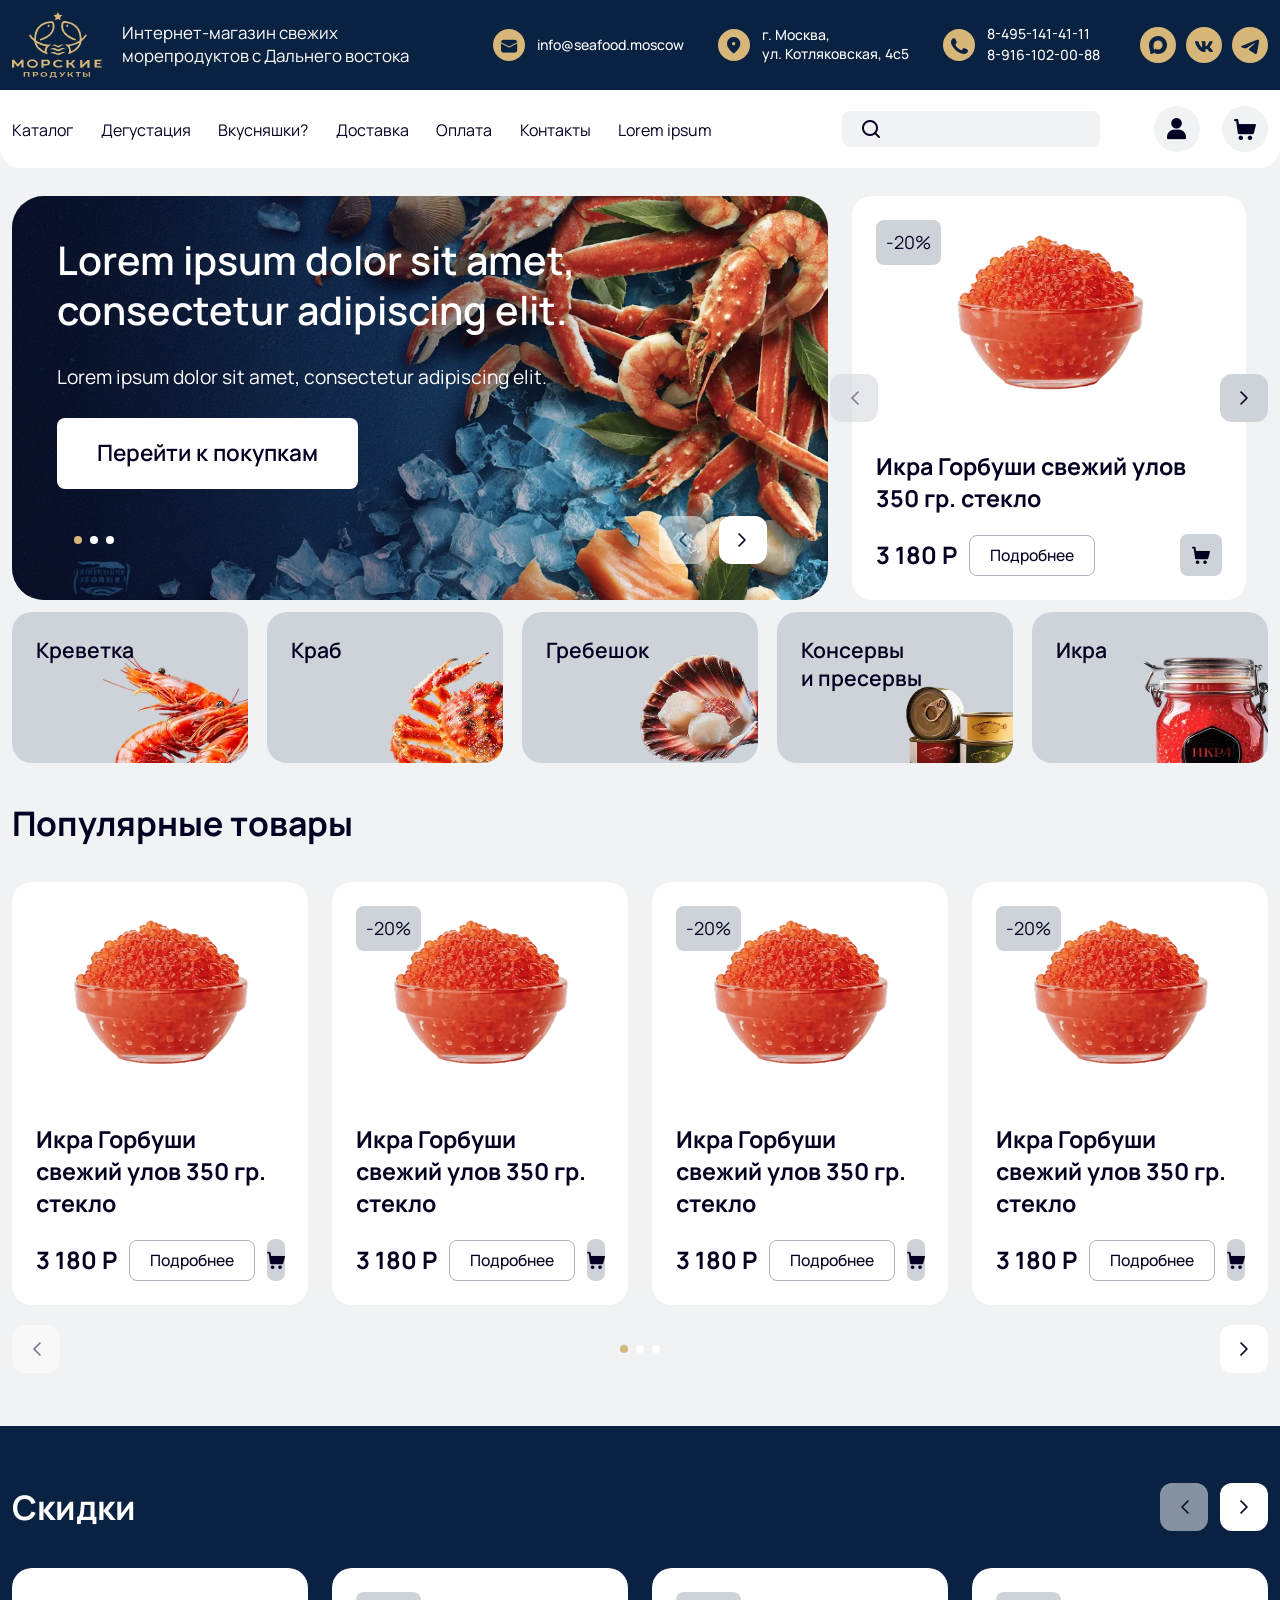
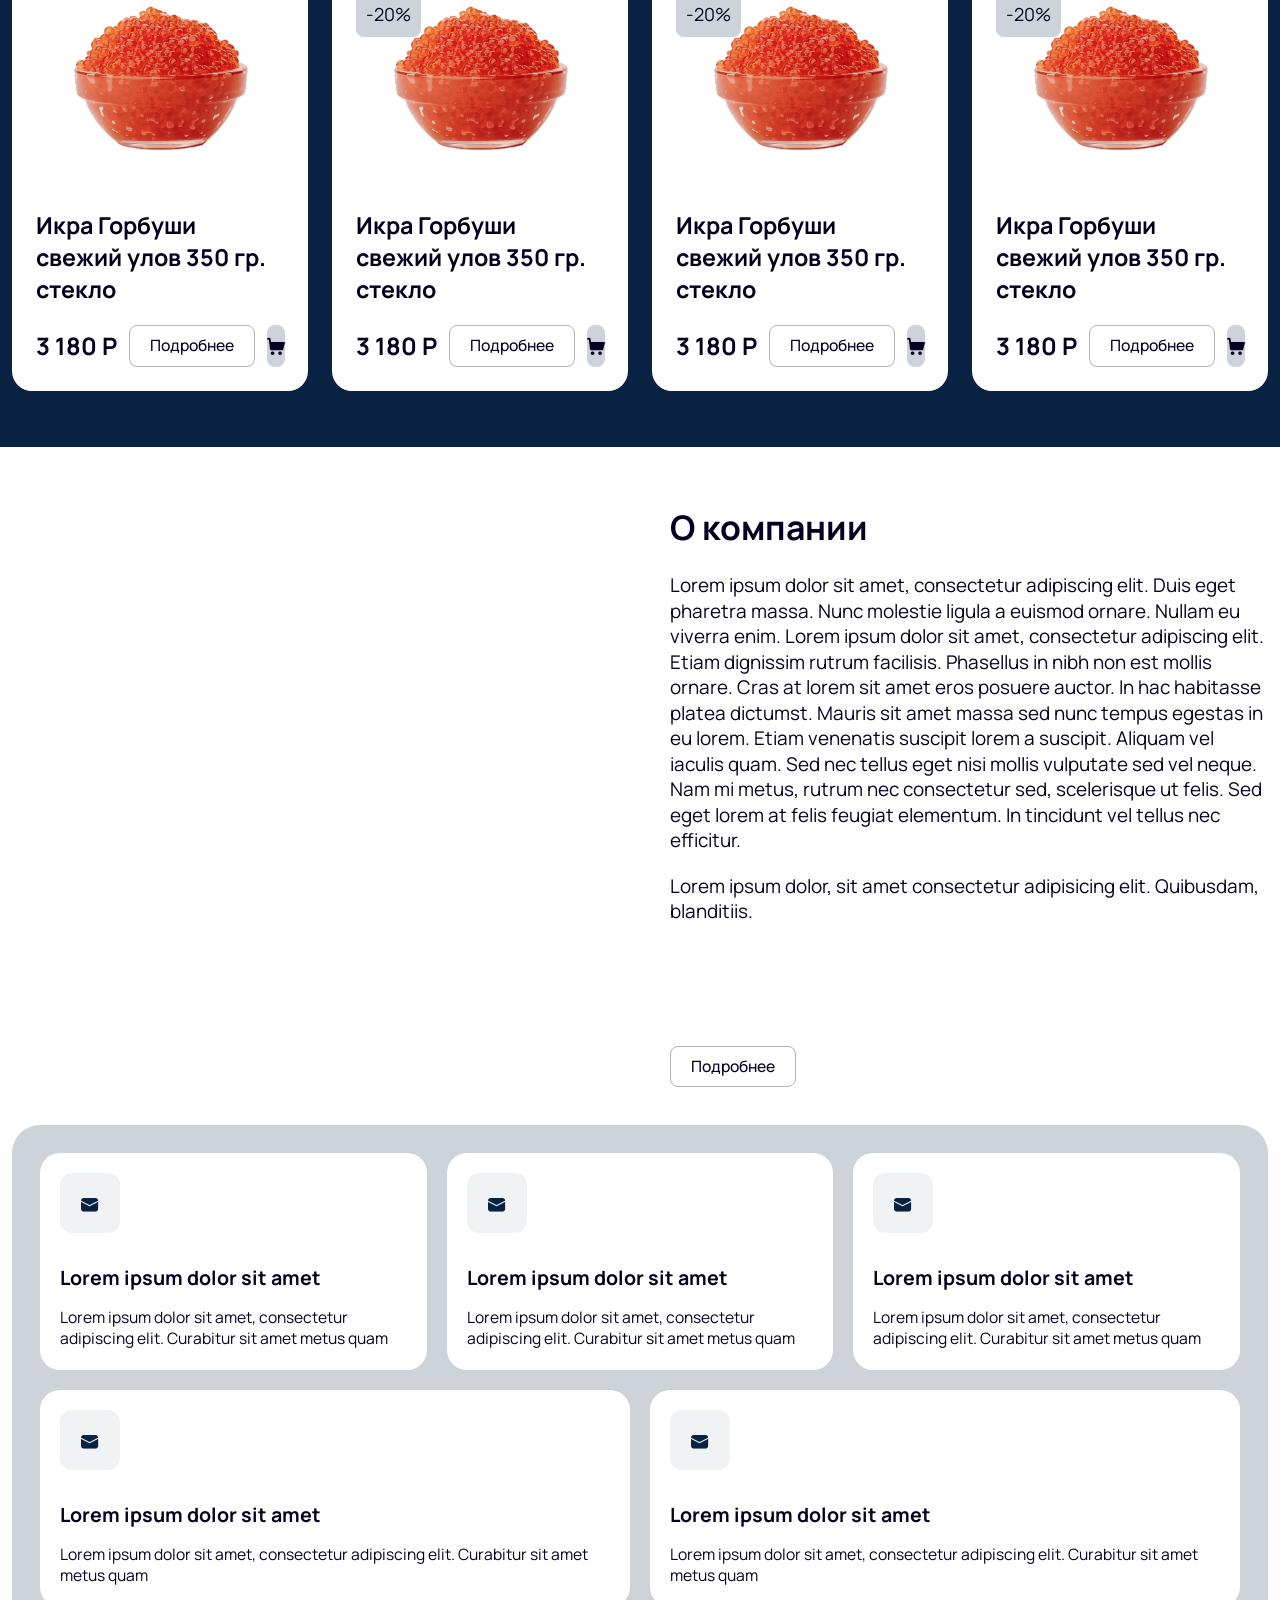
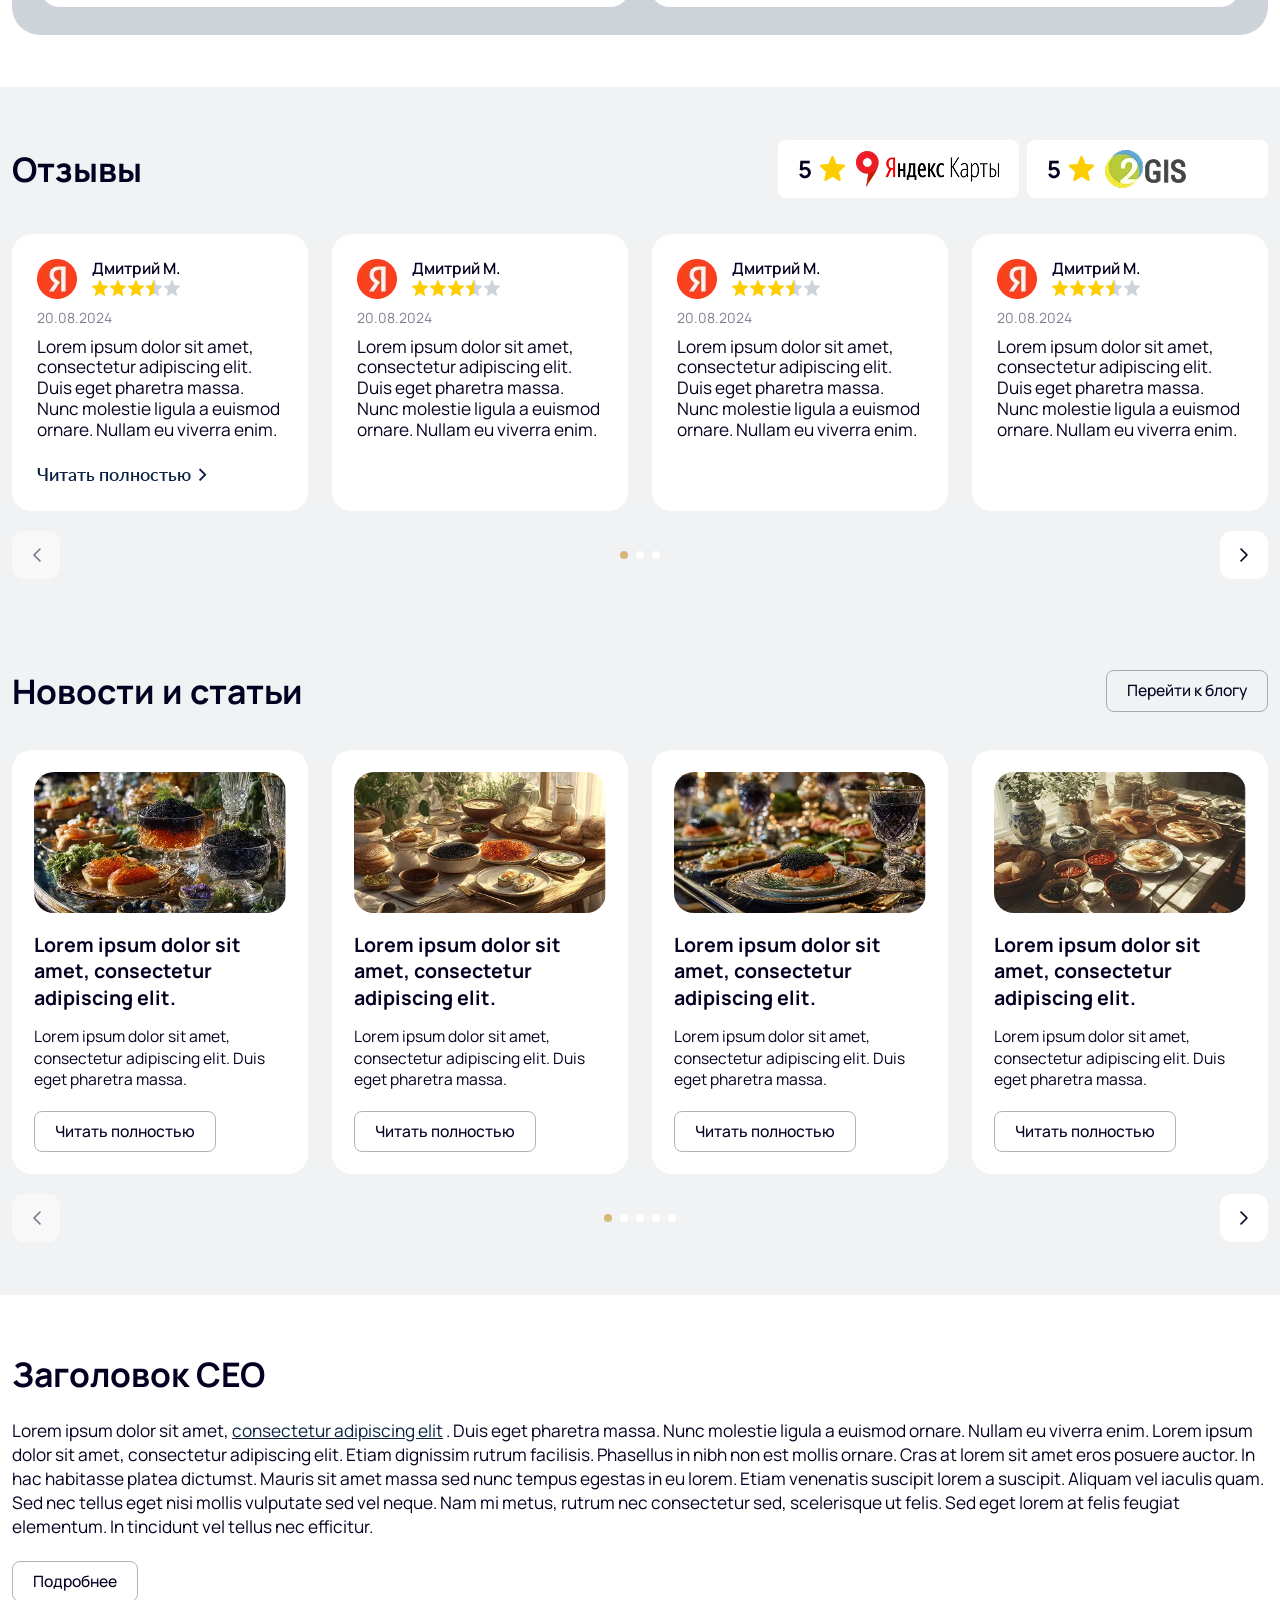
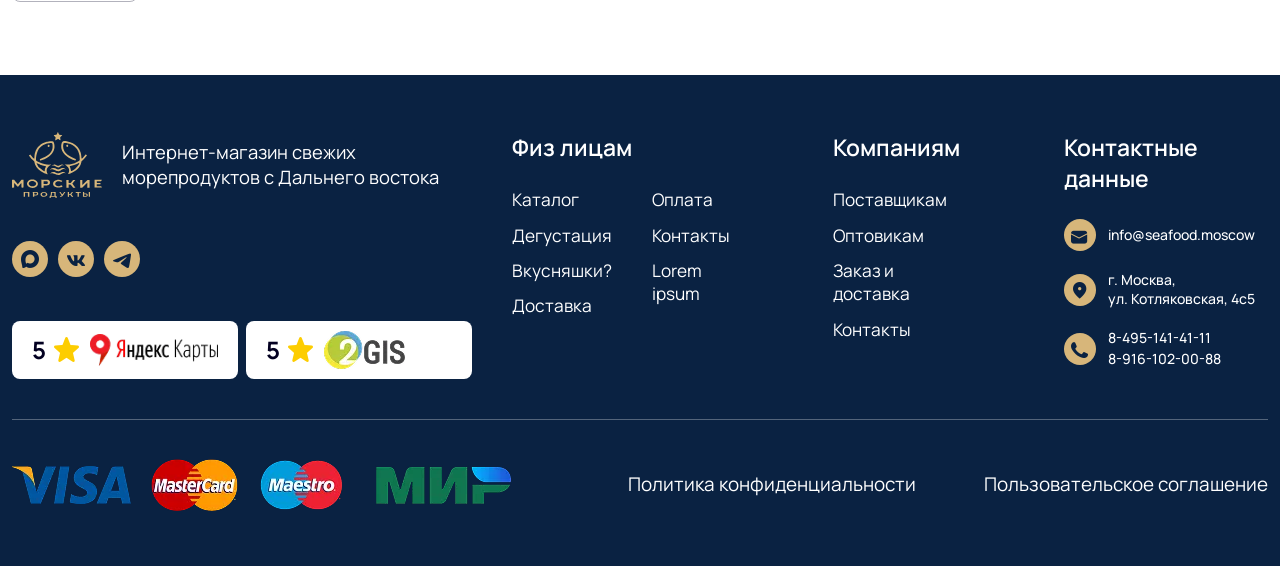
<file: index.html>
<!doctype html>
<html lang="ru">
	<head>
		<meta charset="UTF-8">
		<meta name="viewport" content="width=device-width, initial-scale=1.0">
		<link rel="preload" href="./assets/fonts/Manrope-SemiBold.woff2" as="font" type="font/woff2" crossorigin="anonymous">
		<link rel="preload" href="./assets/fonts/Manrope-Regular.woff2" as="font" type="font/woff2" crossorigin="anonymous">
		<link rel="preload" href="./assets/fonts/Manrope-Medium.woff2" as="font" type="font/woff2" crossorigin="anonymous">
		<link rel="preload" href="./assets/fonts/Manrope-Bold.woff2" as="font" type="font/woff2" crossorigin="anonymous">
		<link rel="preload" href="./assets/fonts/Lato-Semibold.woff2" as="font" type="font/woff2" crossorigin="anonymous">
		<link rel="shortcut icon" href="assets/img/favicon.ico">
		<title>Главная</title>
		<script type="module" crossorigin="" src="./js/index.min.js?v=1780856826393"></script>
		<link rel="modulepreload" crossorigin="" href="./js/popup.min.js">
		<link rel="stylesheet" crossorigin="" href="./css/popup.min.css?v=1780856826393">
		<link rel="stylesheet" crossorigin="" href="./css/index.min.css?v=1780856826393">
	</head>
	<body>
		<div class="wrapper">
			<header data-fls-header="" class="header">
				<div class="header__top">
					<div class="header__container">
						<a href="index.html" class="header__logo">
							<img src="./assets/img/logo.svg" alt="Морские Продукты">
							<p>
								Интернет-магазин свежих
								<br>
								морепродуктов с Дальнего востока
							</p>
						</a>
						<div class="header__info-wrapper" data-fls-dynamic=".menu__body, 1250, 1">
							<div data-fls-infoblock="" class="header__info-block info-block">
								<div class="info-block__icon --icon-mail"></div>
								<div class="info-block__text">
									<a href="mailto:info@seafood.moscow">info@seafood.moscow</a>
								</div>
							</div>
							<div data-fls-infoblock="" class="header__info-block info-block">
								<div class="info-block__icon --icon-location"></div>
								<div class="info-block__text">
									<a href="#" target="_blank">
										г. Москва,
										<br>
										ул. Котляковская, 4с5
									</a>
								</div>
							</div>
							<div data-fls-infoblock="" class="header__info-block info-block">
								<div class="info-block__icon --icon-phone"></div>
								<div class="info-block__text">
									<a href="tel:84951414111">8-495-141-41-11</a>
									<a href="tel:89161020088">8-916-102-00-88</a>
								</div>
							</div>
						</div>
						<div data-fls-socials="" class="header__socials socials">
							<a href="#" target="_blank" class="socials__social --icon-max"></a>
							<a href="#" target="_blank" class="socials__social --icon-vk"></a>
							<a href="#" target="_blank" class="socials__social --icon-tg"></a>
						</div>
					</div>
				</div>
				<div class="header__bottom">
					<div class="header__container">
						<div class="header__menu menu">
							<button data-fls-menu="" type="button" class="menu__icon icon-menu">
								<span></span>
							</button>
							<nav class="menu__body">
								<ul class="menu__list">
									<li class="menu__item">
										<a href="#" class="menu__link">Каталог</a>
									</li>
									<li class="menu__item">
										<a href="#" class="menu__link">Дегустация</a>
									</li>
									<li class="menu__item">
										<a href="#" class="menu__link">Вкусняшки?</a>
									</li>
									<li class="menu__item">
										<a href="#" class="menu__link">Доставка</a>
									</li>
									<li class="menu__item">
										<a href="#" class="menu__link">Оплата</a>
									</li>
									<li class="menu__item">
										<a href="#" class="menu__link">Контакты</a>
									</li>
									<li class="menu__item">
										<a href="#" class="menu__link">Lorem ipsum</a>
									</li>
								</ul>
							</nav>
						</div>
						<form action="#" class="header__search">
							<button class="header__search-btn --icon-search"></button>
							<input data-fls-input="" autocomplete="off" type="text" name="form[]" data-error="" placeholder="" class="header__search-input">
						</form>
						<div class="header__user-wrapper">
							<a href="#" class="header__user-button --icon-user" data-fls-popup-link="panel-login"></a>
							<a href="#" class="header__user-button --icon-cart" data-fls-popup-link="panel-cart"></a>
						</div>
					</div>
				</div>
			</header>
			<main class="page page--home">
				<div class="page__container">
					<section class="hero">
						<div class="hero__top">
							<div class="hero__main">
								<div data-fls-slider="" class="hero__main-slider">
									<div class="hero__swiper">
										<div class="hero__main-slide">
											<picture>
												<source media="(max-width: 600px)" srcset="./assets/img/heroBg-600.webp" type="image/webp">
												<source media="(max-width: 1200px)" srcset="./assets/img/heroBg-1200.webp" type="image/webp">
												<img alt="background" src="./assets/img/heroBg.webp">
											</picture>
											<div class="hero__main-content">
												<p class="hero__title">Lorem ipsum dolor sit amet, consectetur adipiscing elit.</p>
												<p>Lorem ipsum dolor sit amet, consectetur adipiscing elit.</p>
												<a href="#" data-fls-button="" class="hero__btn button" data-fls-popup-link="order">Перейти к
										покупкам</a>
											</div>
										</div>
										<div class="hero__main-slide">
											<picture>
												<source media="(max-width: 600px)" srcset="./assets/img/heroBg-600.webp" type="image/webp">
												<source media="(max-width: 1200px)" srcset="./assets/img/heroBg-1200.webp" type="image/webp">
												<img alt="background" src="./assets/img/heroBg.webp">
											</picture>
											<div class="hero__main-content">
												<p class="hero__title">Lorem ipsum dolor sit amet, consectetur adipiscing elit.</p>
												<p>Lorem ipsum dolor sit amet, consectetur adipiscing elit.</p>
												<a href="#" data-fls-button="" class="hero__btn button" data-fls-popup-link="order">Перейти к
										покупкам</a>
											</div>
										</div>
										<div class="hero__main-slide">
											<picture>
												<source media="(max-width: 600px)" srcset="./assets/img/heroBg-600.webp" type="image/webp">
												<source media="(max-width: 1200px)" srcset="./assets/img/heroBg-1200.webp" type="image/webp">
												<img alt="background" src="./assets/img/heroBg.webp">
											</picture>
											<div class="hero__main-content">
												<p class="hero__title">Lorem ipsum dolor sit amet, consectetur adipiscing elit.</p>
												<p>Lorem ipsum dolor sit amet, consectetur adipiscing elit.</p>
												<a href="#" data-fls-button="" class="hero__btn button" data-fls-popup-link="order">Перейти к
										покупкам</a>
											</div>
										</div>
									</div>
									<div data-fls-pagination="" class="pagination hero__main-pagination"></div>
									<div class="hero__main-buttons-wrapper">
										<button data-fls-button="" class="arrow-button arrow-button--prev hero__main-btn-prev --icon-arrow"></button>
										<button data-fls-button="" class="arrow-button hero__main-btn-next --icon-arrow"></button>
									</div>
								</div>
							</div>
							<div class="hero__slider-wrapper">
								<div data-fls-slider="" class="hero__slider">
									<div class="hero__swiper">
										<div data-fls-slidecard="" class="slide-card">
											<div class="slide-card__img-block">
												<p class="slide-card__sale">-20%</p>
												<picture>
													<img alt="Икра Горбуши свежий улов 350 гр. стекло" src="./assets/img/item.webp">
												</picture>
											</div>
											<a href="#" class="slide-card__title">Икра Горбуши свежий улов 350 гр. стекло</a>
											<div class="slide-card__bottom">
												<p class="slide-card__price">3 180 Р</p>
												<a href="#" data-fls-button="" class="slide-card__button button-small">Подробнее</a>
												<a href="#" class="slide-card__cart --icon-cart"></a>
											</div>
										</div>
										<div data-fls-slidecard="" class="slide-card">
											<div class="slide-card__img-block">
												<p class="slide-card__sale">-20%</p>
												<picture>
													<img alt="Икра Горбуши свежий улов 350 гр. стекло" src="./assets/img/item.webp">
												</picture>
											</div>
											<a href="#" class="slide-card__title">Икра Горбуши свежий улов 350 гр. стекло</a>
											<div class="slide-card__bottom">
												<p class="slide-card__price">3 180 Р</p>
												<a href="#" data-fls-button="" class="slide-card__button button-small">Подробнее</a>
												<a href="#" class="slide-card__cart --icon-cart"></a>
											</div>
										</div>
										<div data-fls-slidecard="" class="slide-card">
											<div class="slide-card__img-block">
												<p class="slide-card__sale">-20%</p>
												<picture>
													<img alt="Икра Горбуши свежий улов 350 гр. стекло" src="./assets/img/item.webp">
												</picture>
											</div>
											<a href="#" class="slide-card__title">Икра Горбуши свежий улов 350 гр. стекло</a>
											<div class="slide-card__bottom">
												<p class="slide-card__price">3 180 Р</p>
												<a href="#" data-fls-button="" class="slide-card__button button-small">Подробнее</a>
												<a href="#" class="slide-card__cart --icon-cart"></a>
											</div>
										</div>
										<div data-fls-slidecard="" class="slide-card">
											<div class="slide-card__img-block">
												<p class="slide-card__sale">-20%</p>
												<picture>
													<img alt="Икра Горбуши свежий улов 350 гр. стекло" src="./assets/img/item.webp">
												</picture>
											</div>
											<a href="#" class="slide-card__title">Икра Горбуши свежий улов 350 гр. стекло</a>
											<div class="slide-card__bottom">
												<p class="slide-card__price">3 180 Р</p>
												<a href="#" data-fls-button="" class="slide-card__button button-small">Подробнее</a>
												<a href="#" class="slide-card__cart --icon-cart"></a>
											</div>
										</div>
										<div data-fls-slidecard="" class="slide-card">
											<div class="slide-card__img-block">
												<p class="slide-card__sale">-20%</p>
												<picture>
													<img alt="Икра Горбуши свежий улов 350 гр. стекло" src="./assets/img/item.webp">
												</picture>
											</div>
											<a href="#" class="slide-card__title">Икра Горбуши свежий улов 350 гр. стекло</a>
											<div class="slide-card__bottom">
												<p class="slide-card__price">3 180 Р</p>
												<a href="#" data-fls-button="" class="slide-card__button button-small">Подробнее</a>
												<a href="#" class="slide-card__cart --icon-cart"></a>
											</div>
										</div>
									</div>
									<!-- <div data-fls-pagination class="pagination hero__pagination"></div> -->
								</div>
								<div class="hero__slider-buttons-wrapper">
									<button data-fls-button="" type="button" class="arrow-button arrow-button--prev hero__slider-btn-prev --icon-arrow"></button>
									<button data-fls-button="" type="button" class="arrow-button hero__slider-btn-next --icon-arrow"></button>
								</div>
							</div>
						</div>
						<div class="hero__bottom">
							<a href="#" class="hero__bottom-block">
								<p>Креветка</p>
								<picture>
									<img alt="Креветка" src="./assets/img/heroCatalog/1.webp">
								</picture>
							</a>
							<a href="#" class="hero__bottom-block">
								<p>Краб</p>
								<picture>
									<img alt="Краб" src="./assets/img/heroCatalog/2.webp">
								</picture>
							</a>
							<a href="#" class="hero__bottom-block">
								<p>Гребешок</p>
								<picture>
									<img alt="Гребешок" src="./assets/img/heroCatalog/3.webp">
								</picture>
							</a>
							<a href="#" class="hero__bottom-block">
								<p>
									Консервы
									<br>
									и пресервы
								</p>
								<picture>
									<img alt="Консервы и пресервы" src="./assets/img/heroCatalog/4.webp">
								</picture>
							</a>
							<a href="#" class="hero__bottom-block">
								<p>Икра</p>
								<picture>
									<img alt="Икра" src="./assets/img/heroCatalog/5.webp">
								</picture>
							</a>
						</div>
					</section>
					<section class="slider slider--40">
						<p class="title">Популярные товары</p>
						<div class="slider__main">
							<div data-fls-slider="" class="slider__slider">
								<div class="slider__swiper">
									<div data-fls-slidecard="" class="slide-card">
										<div class="slide-card__img-block">
											<picture>
												<img alt="Икра Горбуши свежий улов 350 гр. стекло" src="./assets/img/item.webp">
											</picture>
										</div>
										<a href="#" class="slide-card__title">Икра Горбуши свежий улов 350 гр. стекло</a>
										<div class="slide-card__bottom">
											<p class="slide-card__price">3 180 Р</p>
											<a href="#" data-fls-button="" class="slide-card__button button-small">Подробнее</a>
											<a href="#" class="slide-card__cart --icon-cart"></a>
										</div>
									</div>
									<div data-fls-slidecard="" class="slide-card">
										<div class="slide-card__img-block">
											<p class="slide-card__sale">-20%</p>
											<picture>
												<img alt="Икра Горбуши свежий улов 350 гр. стекло" src="./assets/img/item.webp">
											</picture>
										</div>
										<a href="#" class="slide-card__title">Икра Горбуши свежий улов 350 гр. стекло</a>
										<div class="slide-card__bottom">
											<p class="slide-card__price">3 180 Р</p>
											<a href="#" data-fls-button="" class="slide-card__button button-small">Подробнее</a>
											<a href="#" class="slide-card__cart --icon-cart"></a>
										</div>
									</div>
									<div data-fls-slidecard="" class="slide-card">
										<div class="slide-card__img-block">
											<p class="slide-card__sale">-20%</p>
											<picture>
												<img alt="Икра Горбуши свежий улов 350 гр. стекло" src="./assets/img/item.webp">
											</picture>
										</div>
										<a href="#" class="slide-card__title">Икра Горбуши свежий улов 350 гр. стекло</a>
										<div class="slide-card__bottom">
											<p class="slide-card__price">3 180 Р</p>
											<a href="#" data-fls-button="" class="slide-card__button button-small">Подробнее</a>
											<a href="#" class="slide-card__cart --icon-cart"></a>
										</div>
									</div>
									<div data-fls-slidecard="" class="slide-card">
										<div class="slide-card__img-block">
											<p class="slide-card__sale">-20%</p>
											<picture>
												<img alt="Икра Горбуши свежий улов 350 гр. стекло" src="./assets/img/item.webp">
											</picture>
										</div>
										<a href="#" class="slide-card__title">Икра Горбуши свежий улов 350 гр. стекло</a>
										<div class="slide-card__bottom">
											<p class="slide-card__price">3 180 Р</p>
											<a href="#" data-fls-button="" class="slide-card__button button-small">Подробнее</a>
											<a href="#" class="slide-card__cart --icon-cart"></a>
										</div>
									</div>
									<div data-fls-slidecard="" class="slide-card">
										<div class="slide-card__img-block">
											<p class="slide-card__sale">-20%</p>
											<picture>
												<img alt="Икра Горбуши свежий улов 350 гр. стекло" src="./assets/img/item.webp">
											</picture>
										</div>
										<a href="#" class="slide-card__title">Икра Горбуши свежий улов 350 гр. стекло</a>
										<div class="slide-card__bottom">
											<p class="slide-card__price">3 180 Р</p>
											<a href="#" data-fls-button="" class="slide-card__button button-small">Подробнее</a>
											<a href="#" class="slide-card__cart --icon-cart"></a>
										</div>
									</div>
									<div data-fls-slidecard="" class="slide-card">
										<div class="slide-card__img-block">
											<p class="slide-card__sale">-20%</p>
											<picture>
												<img alt="Икра Горбуши свежий улов 350 гр. стекло" src="./assets/img/item.webp">
											</picture>
										</div>
										<a href="#" class="slide-card__title">Икра Горбуши свежий улов 350 гр. стекло</a>
										<div class="slide-card__bottom">
											<p class="slide-card__price">3 180 Р</p>
											<a href="#" data-fls-button="" class="slide-card__button button-small">Подробнее</a>
											<a href="#" class="slide-card__cart --icon-cart"></a>
										</div>
									</div>
								</div>
								<div data-fls-pagination="" class="pagination slider__pagination"></div>
								<div class="slider__slider-buttons-wrapper">
									<button data-fls-button="" type="button" class="arrow-button arrow-button--prev slider__slider-btn-prev --icon-arrow"></button>
									<button data-fls-button="" type="button" class="arrow-button slider__slider-btn-next --icon-arrow"></button>
								</div>
							</div>
						</div>
					</section>
				</div>
				<section class="slider slider--blue slider--60">
					<div class="slider__container">
						<div class="slider__top-wrapper">
							<p class="title">Скидки</p>
							<div class="slider__slider-buttons-wrapper">
								<button data-fls-button="" type="button" class="arrow-button arrow-button--gold arrow-button--prev slider__slider-btn-prev --icon-arrow"></button>
								<button data-fls-button="" type="button" class="arrow-button arrow-button--gold slider__slider-btn-next --icon-arrow"></button>
							</div>
						</div>
						<div class="slider__main">
							<div data-fls-slider="" class="slider__slider">
								<div class="slider__swiper">
									<div data-fls-slidecard="" class="slide-card">
										<div class="slide-card__img-block">
											<picture>
												<img alt="Икра Горбуши свежий улов 350 гр. стекло" src="./assets/img/item.webp">
											</picture>
										</div>
										<a href="#" class="slide-card__title">Икра Горбуши свежий улов 350 гр. стекло</a>
										<div class="slide-card__bottom">
											<p class="slide-card__price">3 180 Р</p>
											<a href="#" data-fls-button="" class="slide-card__button button-small">Подробнее</a>
											<a href="#" class="slide-card__cart --icon-cart"></a>
										</div>
									</div>
									<div data-fls-slidecard="" class="slide-card">
										<div class="slide-card__img-block">
											<p class="slide-card__sale">-20%</p>
											<picture>
												<img alt="Икра Горбуши свежий улов 350 гр. стекло" src="./assets/img/item.webp">
											</picture>
										</div>
										<a href="#" class="slide-card__title">Икра Горбуши свежий улов 350 гр. стекло</a>
										<div class="slide-card__bottom">
											<p class="slide-card__price">3 180 Р</p>
											<a href="#" data-fls-button="" class="slide-card__button button-small">Подробнее</a>
											<a href="#" class="slide-card__cart --icon-cart"></a>
										</div>
									</div>
									<div data-fls-slidecard="" class="slide-card">
										<div class="slide-card__img-block">
											<p class="slide-card__sale">-20%</p>
											<picture>
												<img alt="Икра Горбуши свежий улов 350 гр. стекло" src="./assets/img/item.webp">
											</picture>
										</div>
										<a href="#" class="slide-card__title">Икра Горбуши свежий улов 350 гр. стекло</a>
										<div class="slide-card__bottom">
											<p class="slide-card__price">3 180 Р</p>
											<a href="#" data-fls-button="" class="slide-card__button button-small">Подробнее</a>
											<a href="#" class="slide-card__cart --icon-cart"></a>
										</div>
									</div>
									<div data-fls-slidecard="" class="slide-card">
										<div class="slide-card__img-block">
											<p class="slide-card__sale">-20%</p>
											<picture>
												<img alt="Икра Горбуши свежий улов 350 гр. стекло" src="./assets/img/item.webp">
											</picture>
										</div>
										<a href="#" class="slide-card__title">Икра Горбуши свежий улов 350 гр. стекло</a>
										<div class="slide-card__bottom">
											<p class="slide-card__price">3 180 Р</p>
											<a href="#" data-fls-button="" class="slide-card__button button-small">Подробнее</a>
											<a href="#" class="slide-card__cart --icon-cart"></a>
										</div>
									</div>
									<div data-fls-slidecard="" class="slide-card">
										<div class="slide-card__img-block">
											<p class="slide-card__sale">-20%</p>
											<picture>
												<img alt="Икра Горбуши свежий улов 350 гр. стекло" src="./assets/img/item.webp">
											</picture>
										</div>
										<a href="#" class="slide-card__title">Икра Горбуши свежий улов 350 гр. стекло</a>
										<div class="slide-card__bottom">
											<p class="slide-card__price">3 180 Р</p>
											<a href="#" data-fls-button="" class="slide-card__button button-small">Подробнее</a>
											<a href="#" class="slide-card__cart --icon-cart"></a>
										</div>
									</div>
									<div data-fls-slidecard="" class="slide-card">
										<div class="slide-card__img-block">
											<p class="slide-card__sale">-20%</p>
											<picture>
												<img alt="Икра Горбуши свежий улов 350 гр. стекло" src="./assets/img/item.webp">
											</picture>
										</div>
										<a href="#" class="slide-card__title">Икра Горбуши свежий улов 350 гр. стекло</a>
										<div class="slide-card__bottom">
											<p class="slide-card__price">3 180 Р</p>
											<a href="#" data-fls-button="" class="slide-card__button button-small">Подробнее</a>
											<a href="#" class="slide-card__cart --icon-cart"></a>
										</div>
									</div>
								</div>
							</div>
						</div>
					</div>
				</section>
				<div class="white-bg">
					<div class="page__container">
						<section class="about">
							<div class="about__img-block">
								<picture>
									<source media="(max-width: 600px)" srcset="./assets/img/aboutBg-600.webp" type="image/webp">
									<img alt="О компании" src="./assets/img/aboutBg.webp">
								</picture>
							</div>
							<div class="about__main">
								<p class="title">О компании</p>
								<div class="about__text">
									<p>
										Lorem ipsum dolor sit amet, consectetur adipiscing elit. Duis eget pharetra massa. Nunc molestie
							ligula a euismod
							ornare. Nullam eu viverra enim. Lorem ipsum dolor sit amet, consectetur adipiscing elit. Etiam
							dignissim rutrum
							facilisis. Phasellus in nibh non est mollis ornare. Cras at lorem sit amet eros posuere auctor. In
							hac
							habitasse platea
							dictumst. Mauris sit amet massa sed nunc tempus egestas in eu lorem. Etiam venenatis suscipit lorem
							a
							suscipit. Aliquam
							vel iaculis quam. Sed nec tellus eget nisi mollis vulputate sed vel neque. Nam mi metus, rutrum nec
							consectetur sed,
							scelerisque ut felis. Sed eget lorem at felis feugiat elementum. In tincidunt vel tellus nec
							efficitur.
									</p>
									<p>
										Lorem ipsum dolor, sit amet consectetur adipisicing elit. Quibusdam, blanditiis.
									</p>
								</div>
								<a href="#" data-fls-button="" class="about__btn button-small">Подробнее</a>
							</div>
						</section>
						<section class="info-blocks">
							<div class="info-blocks__block">
								<div class="info-blocks__icon --icon-mail"></div>
								<p class="info-blocks__title">Lorem ipsum dolor sit amet</p>
								<p class="info-blocks__text">
									Lorem ipsum dolor sit amet, consectetur adipiscing elit. Curabitur sit amet metus quam
								</p>
							</div>
							<div class="info-blocks__block">
								<div class="info-blocks__icon --icon-mail"></div>
								<p class="info-blocks__title">Lorem ipsum dolor sit amet</p>
								<p class="info-blocks__text">
									Lorem ipsum dolor sit amet, consectetur adipiscing elit. Curabitur sit amet metus quam
								</p>
							</div>
							<div class="info-blocks__block">
								<div class="info-blocks__icon --icon-mail"></div>
								<p class="info-blocks__title">Lorem ipsum dolor sit amet</p>
								<p class="info-blocks__text">
									Lorem ipsum dolor sit amet, consectetur adipiscing elit. Curabitur sit amet metus quam
								</p>
							</div>
							<div class="info-blocks__block">
								<div class="info-blocks__icon --icon-mail"></div>
								<p class="info-blocks__title">Lorem ipsum dolor sit amet</p>
								<p class="info-blocks__text">
									Lorem ipsum dolor sit amet, consectetur adipiscing elit. Curabitur sit amet metus quam
								</p>
							</div>
							<div class="info-blocks__block">
								<div class="info-blocks__icon --icon-mail"></div>
								<p class="info-blocks__title">Lorem ipsum dolor sit amet</p>
								<p class="info-blocks__text">
									Lorem ipsum dolor sit amet, consectetur adipiscing elit. Curabitur sit amet metus quam
								</p>
							</div>
						</section>
					</div>
				</div>
				<div class="page__container">
					<section class="slider slider--60">
						<div class="slider__top-wrapper">
							<p class="title">Отзывы</p>
							<div class="reviews-general">
								<div class="reviews-general__block">
									<p class="reviews-general__rating --icon-star">5</p>
									<div class="reviews-general__logo">
										<picture>
											<img alt="yandex" src="./assets/img/yandexBig.webp">
										</picture>
									</div>
								</div>
								<div class="reviews-general__block">
									<p class="reviews-general__rating --icon-star">5</p>
									<div class="reviews-general__logo">
										<picture>
											<img alt="2gis" src="./assets/img/2gis.webp">
										</picture>
									</div>
								</div>
							</div>
						</div>
						<div class="slider__main">
							<div data-fls-slider="" class="slider__slider">
								<div class="slider__swiper">
									<div data-fls-review="" class="review-block">
										<div class="review-block__top">
											<div class="review-block__name-wrapper">
												<div class="review-block__logo">
													<picture>
														<img alt="Yandex" src="./assets/img/yandex.webp">
													</picture>
												</div>
												<div class="review-block__name-stars">
													<p class="review-block__name">Дмитрий М.</p>
													<div data-fls-rating="set" data-fls-rating-value="3.5" class="rating"></div>
												</div>
											</div>
											<p class="review-block__date">20.08.2024</p>
										</div>
										<div class="review-block__text">
											<p>
												Lorem ipsum dolor sit amet, consectetur adipiscing elit. Duis eget pharetra massa. Nunc
									molestie ligula a
									euismod
									ornare. Nullam eu viverra enim.
											</p>
										</div>
										<a href="#" class="review-block__btn --icon-arrow">Читать полностью</a>
									</div>
									<div data-fls-review="" class="review-block">
										<div class="review-block__top">
											<div class="review-block__name-wrapper">
												<div class="review-block__logo">
													<picture>
														<img alt="Yandex" src="./assets/img/yandex.webp">
													</picture>
												</div>
												<div class="review-block__name-stars">
													<p class="review-block__name">Дмитрий М.</p>
													<div data-fls-rating="set" data-fls-rating-value="3.5" class="rating"></div>
												</div>
											</div>
											<p class="review-block__date">20.08.2024</p>
										</div>
										<div class="review-block__text">
											<p>
												Lorem ipsum dolor sit amet, consectetur adipiscing elit. Duis eget pharetra massa. Nunc molestie ligula a
			euismod
			ornare. Nullam eu viverra enim.
											</p>
										</div>
									</div>
									<div data-fls-review="" class="review-block">
										<div class="review-block__top">
											<div class="review-block__name-wrapper">
												<div class="review-block__logo">
													<picture>
														<img alt="Yandex" src="./assets/img/yandex.webp">
													</picture>
												</div>
												<div class="review-block__name-stars">
													<p class="review-block__name">Дмитрий М.</p>
													<div data-fls-rating="set" data-fls-rating-value="3.5" class="rating"></div>
												</div>
											</div>
											<p class="review-block__date">20.08.2024</p>
										</div>
										<div class="review-block__text">
											<p>
												Lorem ipsum dolor sit amet, consectetur adipiscing elit. Duis eget pharetra massa. Nunc molestie ligula a
			euismod
			ornare. Nullam eu viverra enim.
											</p>
										</div>
									</div>
									<div data-fls-review="" class="review-block">
										<div class="review-block__top">
											<div class="review-block__name-wrapper">
												<div class="review-block__logo">
													<picture>
														<img alt="Yandex" src="./assets/img/yandex.webp">
													</picture>
												</div>
												<div class="review-block__name-stars">
													<p class="review-block__name">Дмитрий М.</p>
													<div data-fls-rating="set" data-fls-rating-value="3.5" class="rating"></div>
												</div>
											</div>
											<p class="review-block__date">20.08.2024</p>
										</div>
										<div class="review-block__text">
											<p>
												Lorem ipsum dolor sit amet, consectetur adipiscing elit. Duis eget pharetra massa. Nunc molestie ligula a
			euismod
			ornare. Nullam eu viverra enim.
											</p>
										</div>
									</div>
									<div data-fls-review="" class="review-block">
										<div class="review-block__top">
											<div class="review-block__name-wrapper">
												<div class="review-block__logo">
													<picture>
														<img alt="Yandex" src="./assets/img/yandex.webp">
													</picture>
												</div>
												<div class="review-block__name-stars">
													<p class="review-block__name">Дмитрий М.</p>
													<div data-fls-rating="set" data-fls-rating-value="3.5" class="rating"></div>
												</div>
											</div>
											<p class="review-block__date">20.08.2024</p>
										</div>
										<div class="review-block__text">
											<p>
												Lorem ipsum dolor sit amet, consectetur adipiscing elit. Duis eget pharetra massa. Nunc molestie ligula a
			euismod
			ornare. Nullam eu viverra enim.
											</p>
										</div>
									</div>
									<div data-fls-review="" class="review-block">
										<div class="review-block__top">
											<div class="review-block__name-wrapper">
												<div class="review-block__logo">
													<picture>
														<img alt="Yandex" src="./assets/img/yandex.webp">
													</picture>
												</div>
												<div class="review-block__name-stars">
													<p class="review-block__name">Дмитрий М.</p>
													<div data-fls-rating="set" data-fls-rating-value="3.5" class="rating"></div>
												</div>
											</div>
											<p class="review-block__date">20.08.2024</p>
										</div>
										<div class="review-block__text">
											<p>
												Lorem ipsum dolor sit amet, consectetur adipiscing elit. Duis eget pharetra massa. Nunc molestie ligula a
			euismod
			ornare. Nullam eu viverra enim.
											</p>
										</div>
									</div>
								</div>
								<div data-fls-pagination="" class="pagination slider__pagination"></div>
								<div class="slider__slider-buttons-wrapper">
									<button data-fls-button="" type="button" class="arrow-button arrow-button--prev slider__slider-btn-prev --icon-arrow"></button>
									<button data-fls-button="" type="button" class="arrow-button slider__slider-btn-next --icon-arrow"></button>
								</div>
							</div>
						</div>
					</section>
					<section class="slider slider--100">
						<div class="slider__top-wrapper">
							<p class="title">Новости и статьи</p>
							<a href="#" class="button-small">Перейти к блогу</a>
						</div>
						<div class="slider__main">
							<div data-fls-slider="" class="slider__slider">
								<div class="slider__swiper">
									<div data-fls-newsblock="" class="news-block">
										<div class="news-block__img">
											<picture>
												<img alt="1" src="./assets/img/news/1.webp">
											</picture>
										</div>
										<a href="#" class="news-block__title">Lorem ipsum dolor sit amet, consectetur adipiscing elit.</a>
										<p class="news-block__text">
											Lorem ipsum dolor sit amet, consectetur adipiscing elit. Duis eget pharetra massa.
										</p>
										<a href="#" class="news-block__btn button-small">Читать полностью</a>
									</div>
									<div data-fls-newsblock="" class="news-block">
										<div class="news-block__img">
											<picture>
												<img alt="2" src="./assets/img/news/2.webp">
											</picture>
										</div>
										<a href="#" class="news-block__title">Lorem ipsum dolor sit amet, consectetur adipiscing elit.</a>
										<p class="news-block__text">
											Lorem ipsum dolor sit amet, consectetur adipiscing elit. Duis eget pharetra massa.
										</p>
										<a href="#" class="news-block__btn button-small">Читать полностью</a>
									</div>
									<div data-fls-newsblock="" class="news-block">
										<div class="news-block__img">
											<picture>
												<img alt="3" src="./assets/img/news/3.webp">
											</picture>
										</div>
										<a href="#" class="news-block__title">Lorem ipsum dolor sit amet, consectetur adipiscing elit.</a>
										<p class="news-block__text">
											Lorem ipsum dolor sit amet, consectetur adipiscing elit. Duis eget pharetra massa.
										</p>
										<a href="#" class="news-block__btn button-small">Читать полностью</a>
									</div>
									<div data-fls-newsblock="" class="news-block">
										<div class="news-block__img">
											<picture>
												<img alt="4" src="./assets/img/news/4.webp">
											</picture>
										</div>
										<a href="#" class="news-block__title">Lorem ipsum dolor sit amet, consectetur adipiscing elit.</a>
										<p class="news-block__text">
											Lorem ipsum dolor sit amet, consectetur adipiscing elit. Duis eget pharetra massa.
										</p>
										<a href="#" class="news-block__btn button-small">Читать полностью</a>
									</div>
									<div data-fls-newsblock="" class="news-block">
										<div class="news-block__img">
											<picture>
												<img alt="1" src="./assets/img/news/1.webp">
											</picture>
										</div>
										<a href="#" class="news-block__title">Lorem ipsum dolor sit amet, consectetur adipiscing elit.</a>
										<p class="news-block__text">
											Lorem ipsum dolor sit amet, consectetur adipiscing elit. Duis eget pharetra massa.
										</p>
										<a href="#" class="news-block__btn button-small">Читать полностью</a>
									</div>
									<div data-fls-newsblock="" class="news-block">
										<div class="news-block__img">
											<picture>
												<img alt="2" src="./assets/img/news/2.webp">
											</picture>
										</div>
										<a href="#" class="news-block__title">Lorem ipsum dolor sit amet, consectetur adipiscing elit.</a>
										<p class="news-block__text">
											Lorem ipsum dolor sit amet, consectetur adipiscing elit. Duis eget pharetra massa.
										</p>
										<a href="#" class="news-block__btn button-small">Читать полностью</a>
									</div>
									<div data-fls-newsblock="" class="news-block">
										<div class="news-block__img">
											<picture>
												<img alt="3" src="./assets/img/news/3.webp">
											</picture>
										</div>
										<a href="#" class="news-block__title">Lorem ipsum dolor sit amet, consectetur adipiscing elit.</a>
										<p class="news-block__text">
											Lorem ipsum dolor sit amet, consectetur adipiscing elit. Duis eget pharetra massa.
										</p>
										<a href="#" class="news-block__btn button-small">Читать полностью</a>
									</div>
									<div data-fls-newsblock="" class="news-block">
										<div class="news-block__img">
											<picture>
												<img alt="4" src="./assets/img/news/4.webp">
											</picture>
										</div>
										<a href="#" class="news-block__title">Lorem ipsum dolor sit amet, consectetur adipiscing elit.</a>
										<p class="news-block__text">
											Lorem ipsum dolor sit amet, consectetur adipiscing elit. Duis eget pharetra massa.
										</p>
										<a href="#" class="news-block__btn button-small">Читать полностью</a>
									</div>
								</div>
								<div data-fls-pagination="" class="pagination slider__pagination"></div>
								<div class="slider__slider-buttons-wrapper">
									<button data-fls-button="" type="button" class="arrow-button arrow-button--prev slider__slider-btn-prev --icon-arrow"></button>
									<button data-fls-button="" type="button" class="arrow-button slider__slider-btn-next --icon-arrow"></button>
								</div>
							</div>
						</div>
					</section>
				</div>
				<div class="white-bg">
					<div class="page__container">
						<section data-fls-showmore="items" class="seo">
							<div data-fls-showmore-content="2" class="seo__content">
								<h1>Заголовок СЕО</h1>
								<p>
									Lorem ipsum dolor sit amet,
									<a href="#">consectetur adipiscing elit</a>
									. Duis eget pharetra massa.
						Nunc molestie
						ligula a euismod
						ornare. Nullam eu viverra enim. Lorem ipsum dolor sit amet, consectetur adipiscing elit. Etiam
						dignissim rutrum
						facilisis. Phasellus in nibh non est mollis ornare. Cras at lorem sit amet eros posuere auctor. In hac
						habitasse platea
						dictumst. Mauris sit amet massa sed nunc tempus egestas in eu lorem. Etiam venenatis suscipit lorem a
						suscipit. Aliquam
						vel iaculis quam. Sed nec tellus eget nisi mollis vulputate sed vel neque. Nam mi metus, rutrum nec
						consectetur sed,
						scelerisque ut felis. Sed eget lorem at felis feugiat elementum. In tincidunt vel tellus nec
						efficitur.
								</p>
								<h2>Заголовок СЕО 2</h2>
								<p>
									Lorem ipsum dolor sit amet, consectetur adipiscing elit. Duis eget pharetra massa. Nunc molestie
						ligula a euismod
						ornare. Nullam eu viverra enim. Lorem ipsum dolor sit amet, consectetur adipiscing elit. Etiam
						dignissim rutrum
						facilisis. Phasellus in nibh non est mollis ornare. Cras at lorem sit amet eros posuere auctor. In hac
						habitasse platea
						dictumst. Mauris sit amet massa sed nunc tempus egestas in eu lorem. Etiam venenatis suscipit lorem a
						suscipit. Aliquam
						vel iaculis quam. Sed nec tellus eget nisi mollis vulputate sed vel neque. Nam mi metus, rutrum nec
						consectetur sed,
						scelerisque ut felis. Sed eget lorem at felis feugiat elementum. In tincidunt vel tellus nec
						efficitur.
								</p>
								<h3>Заголовок СЕО 3</h3>
								<p>
									Lorem ipsum dolor sit amet, consectetur adipiscing elit. Duis eget pharetra massa. Nunc molestie
						ligula a euismod
						ornare. Nullam eu viverra enim. Lorem ipsum dolor sit amet, consectetur adipiscing elit. Etiam
						dignissim rutrum
						facilisis. Phasellus in nibh non est mollis ornare. Cras at lorem sit amet eros posuere auctor. In hac
						habitasse platea
						dictumst. Mauris sit amet massa sed nunc tempus egestas in eu lorem. Etiam venenatis suscipit lorem a
						suscipit. Aliquam
						vel iaculis quam. Sed nec tellus eget nisi mollis vulputate sed vel neque. Nam mi metus, rutrum nec
						consectetur sed,
						scelerisque ut felis. Sed eget lorem at felis feugiat elementum. In tincidunt vel tellus nec
						efficitur.
								</p>
								<ul>
									<li>Lorem ipsum dolor sit amet consectetur adipisicing elit. Sunt, beatae.</li>
									<li>
										Praesentium nulla voluptatem eaque? Mollitia reiciendis consequatur praesentium natus minus!
									</li>
									<li>Atque officia vel esse reiciendis eius, reprehenderit corrupti totam quae.</li>
								</ul>
								<ol>
									<li>Lorem ipsum dolor sit amet consectetur adipisicing elit. Debitis, sint?</li>
									<li>
										Saepe praesentium iure cupiditate rerum maxime magni voluptatibus commodi tempora!
									</li>
									<li>Porro cum temporibus neque optio officiis vitae assumenda! Blanditiis, dolorem!</li>
								</ol>
							</div>
							<button hidden data-fls-showmore-button="" data-fls-button="" type="button" class="seo__more button-small">
								<span>Подробнее</span>
								<span>Скрыть</span>
							</button>
						</section>
					</div>
				</div>
			</main>
			<footer data-fls-footer="" class="footer">
				<div class="footer__container">
					<div class="footer__top">
						<div class="footer__left">
							<a href="#" class="footer__logo">
								<img src="./assets/img/logo.svg" alt="Морские Продукты">
								<p>
									Интернет-магазин свежих
									<br>
									морепродуктов с Дальнего востока
								</p>
							</a>
							<div data-fls-socials="" class="footer__socials socials">
								<a href="#" target="_blank" class="socials__social --icon-max"></a>
								<a href="#" target="_blank" class="socials__social --icon-vk"></a>
								<a href="#" target="_blank" class="socials__social --icon-tg"></a>
							</div>
							<div class="reviews-general">
								<div class="reviews-general__block">
									<p class="reviews-general__rating --icon-star">5</p>
									<div class="reviews-general__logo">
										<picture>
											<img alt="yandex" src="./assets/img/yandexBig.webp">
										</picture>
									</div>
								</div>
								<div class="reviews-general__block">
									<p class="reviews-general__rating --icon-star">5</p>
									<div class="reviews-general__logo">
										<picture>
											<img alt="2gis" src="./assets/img/2gis.webp">
										</picture>
									</div>
								</div>
							</div>
						</div>
						<nav class="footer__nav">
							<div class="footer__nav-col">
								<p class="footer__nav-title">Физ лицам</p>
								<div class="footer__nav-lists">
									<ul class="footer__nav-list">
										<li class="footer__nav-item">
											<a href="#" class="footer__nav-link">Каталог</a>
										</li>
										<li class="footer__nav-item">
											<a href="#" class="footer__nav-link">Дегустация</a>
										</li>
										<li class="footer__nav-item">
											<a href="#" class="footer__nav-link">Вкусняшки?</a>
										</li>
										<li class="footer__nav-item">
											<a href="#" class="footer__nav-link">Доставка</a>
										</li>
									</ul>
									<ul class="footer__nav-list">
										<li class="footer__nav-item">
											<a href="#" class="footer__nav-link">Оплата</a>
										</li>
										<li class="footer__nav-item">
											<a href="#" class="footer__nav-link">Контакты</a>
										</li>
										<li class="footer__nav-item">
											<a href="#" class="footer__nav-link">Lorem ipsum</a>
										</li>
									</ul>
								</div>
							</div>
							<div class="footer__nav-col">
								<p class="footer__nav-title">Компаниям</p>
								<ul class="footer__nav-list">
									<li class="footer__nav-item">
										<a href="#" class="footer__nav-link">Поставщикам</a>
									</li>
									<li class="footer__nav-item">
										<a href="#" class="footer__nav-link">Оптовикам</a>
									</li>
									<li class="footer__nav-item">
										<a href="#" class="footer__nav-link">Заказ и доставка</a>
									</li>
									<li class="footer__nav-item">
										<a href="#" class="footer__nav-link">Контакты</a>
									</li>
								</ul>
							</div>
							<div class="footer__nav-col">
								<p class="footer__nav-title">Контактные данные</p>
								<div class="footer__info-wrapper">
									<div class="footer__info-block info-block">
										<div class="info-block__icon --icon-mail"></div>
										<div class="info-block__text">
											<a href="mailto:info@seafood.moscow">info@seafood.moscow</a>
										</div>
									</div>
									<div class="footer__info-block info-block">
										<div class="info-block__icon --icon-location"></div>
										<div class="info-block__text">
											<a href="#" target="_blank">
												г. Москва,
												<br>
												ул. Котляковская, 4с5
											</a>
										</div>
									</div>
									<div class="footer__info-block info-block">
										<div class="info-block__icon --icon-phone"></div>
										<div class="info-block__text">
											<a href="tel:84951414111">8-495-141-41-11</a>
											<a href="tel:89161020088">8-916-102-00-88</a>
										</div>
									</div>
								</div>
							</div>
						</nav>
					</div>
					<div class="footer__bottom">
						<div class="footer__payments">
							<picture>
								<img alt="VISA" src="./assets/img/cards/1.webp">
							</picture>
							<picture>
								<img alt="MasterCard" src="./assets/img/cards/2.webp">
							</picture>
							<picture>
								<img alt="Maestro" src="./assets/img/cards/3.webp">
							</picture>
							<picture>
								<img alt="МИР" src="./assets/img/cards/4.webp">
							</picture>
						</div>
						<div class="footer__docs">
							<a href="#" class="footer__doc-link">Политика конфиденциальности</a>
							<a href="#" class="footer__doc-link">Пользовательское соглашение</a>
						</div>
					</div>
				</div>
			</footer>
		</div>
		<div data-fls-popup="order" aria-hidden="true" class="popup">
			<div data-fls-popup-wrapper="" class="popup__wrapper">
				<div data-fls-popup-body="" class="popup__body">
					<button data-fls-popup-close="" type="button" class="popup__close --icon-cross"></button>
					<div data-fls-popup-content="" class="popup__content">
						<div class="popup__img">
							<picture>
								<img alt="Заказать" src="./assets/img/popupImg.webp">
							</picture>
						</div>
						<div class="popup__main">
							<p class="popup__title">Заказать в один клик</p>
							<p class="popup__text">Lorem ipsum dolor sit amet, consectetur adipiscing elit.</p>
							<form action="#" class="popup__form" data-fls-form="ajax">
								<input data-fls-input="" autocomplete="off" type="text" name="form[]" required data-error="" placeholder="Введите ваше имя" class="popup__input input">
								<input data-fls-input="" autocomplete="off" type="text" name="form[]" required data-error="" placeholder="+7 (___) ___-__-__" data-fls-input-mask="+7 (999) 999-99-99" class="popup__input input">
								<label data-fls-checkbox="" class="popup__checkbox checkbox">
									<input required data-error="" class="checkbox__input" type="checkbox" value="1" name="form[]">
									<div class="checkbox__text">
										<p>
											Lorem ipsum dolor sit amet, consectetur
											<a href="#">adipiscing elit.</a>
										</p>
									</div>
								</label>
								<button type="submit" data-fls-button="" class="popup__btn button button--gold">В корзину</button>
							</form>
						</div>
					</div>
				</div>
			</div>
		</div>
	</body>
</html>
</file>
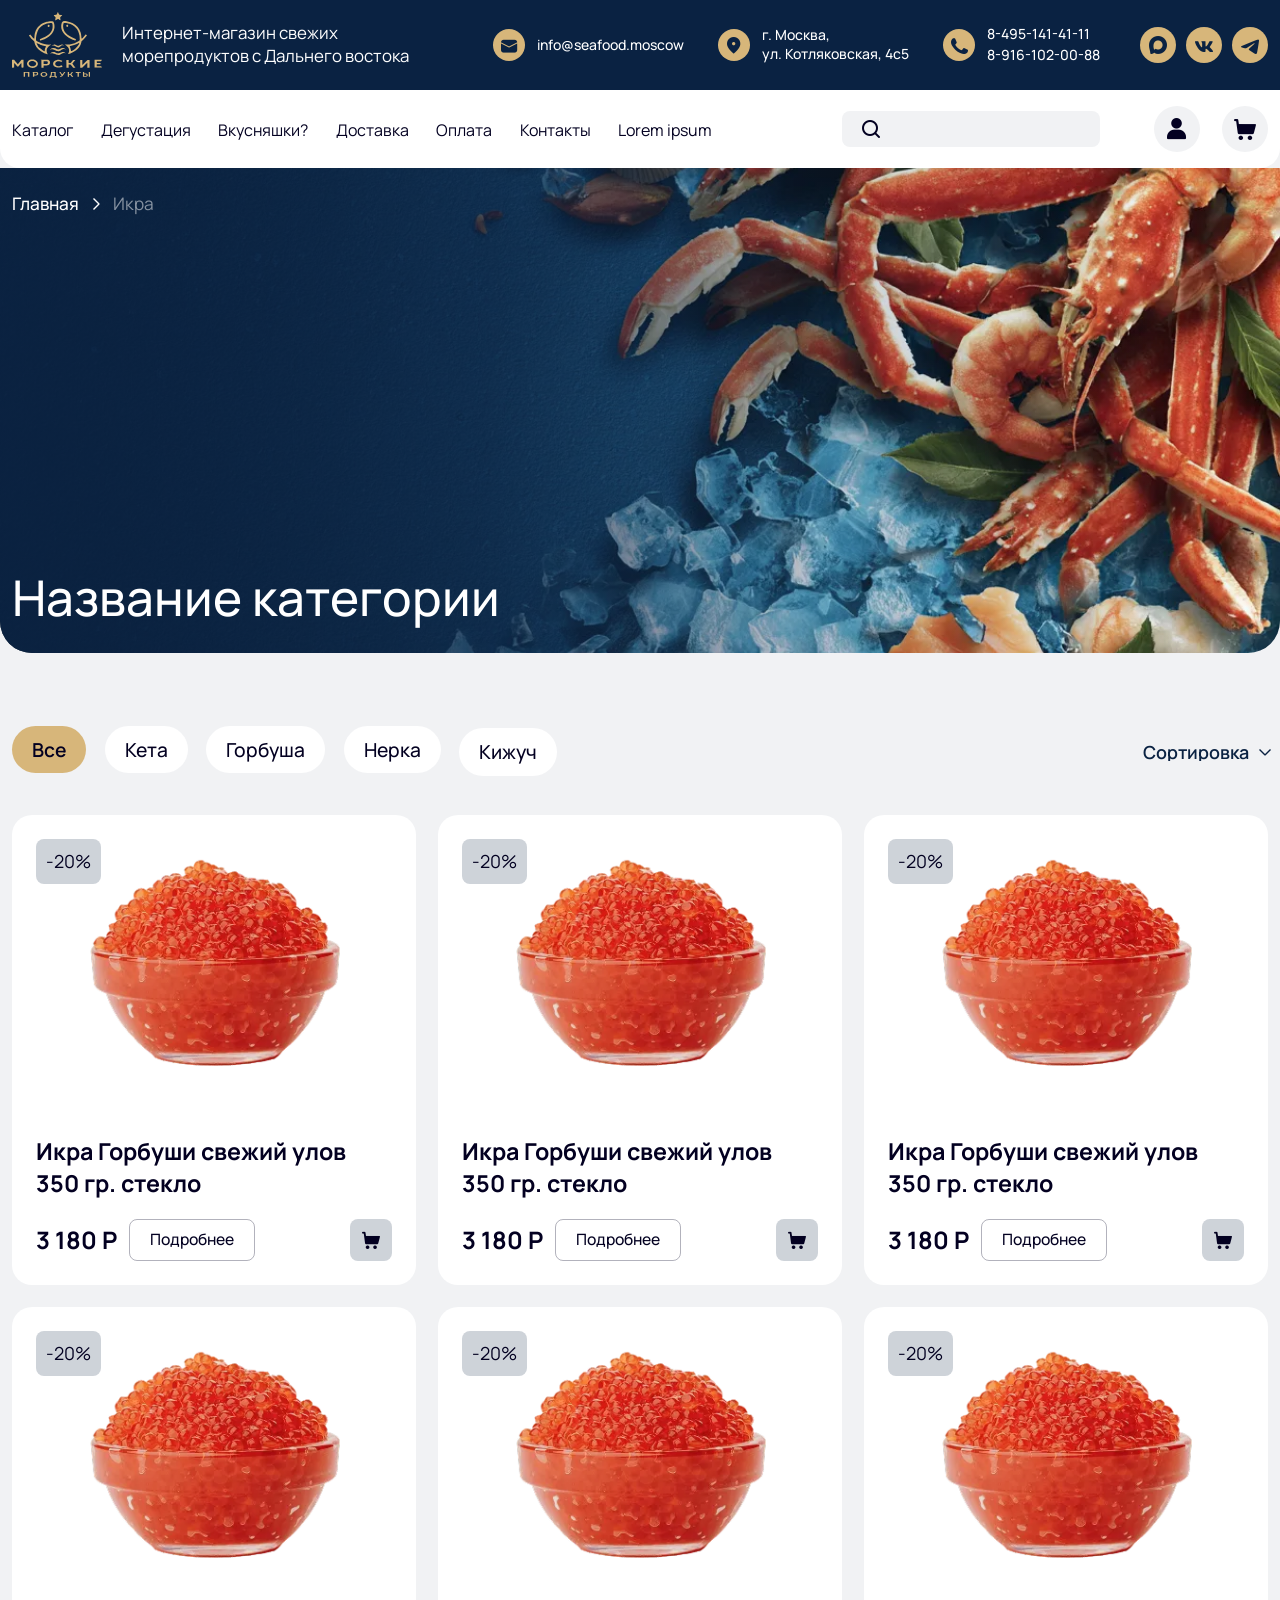
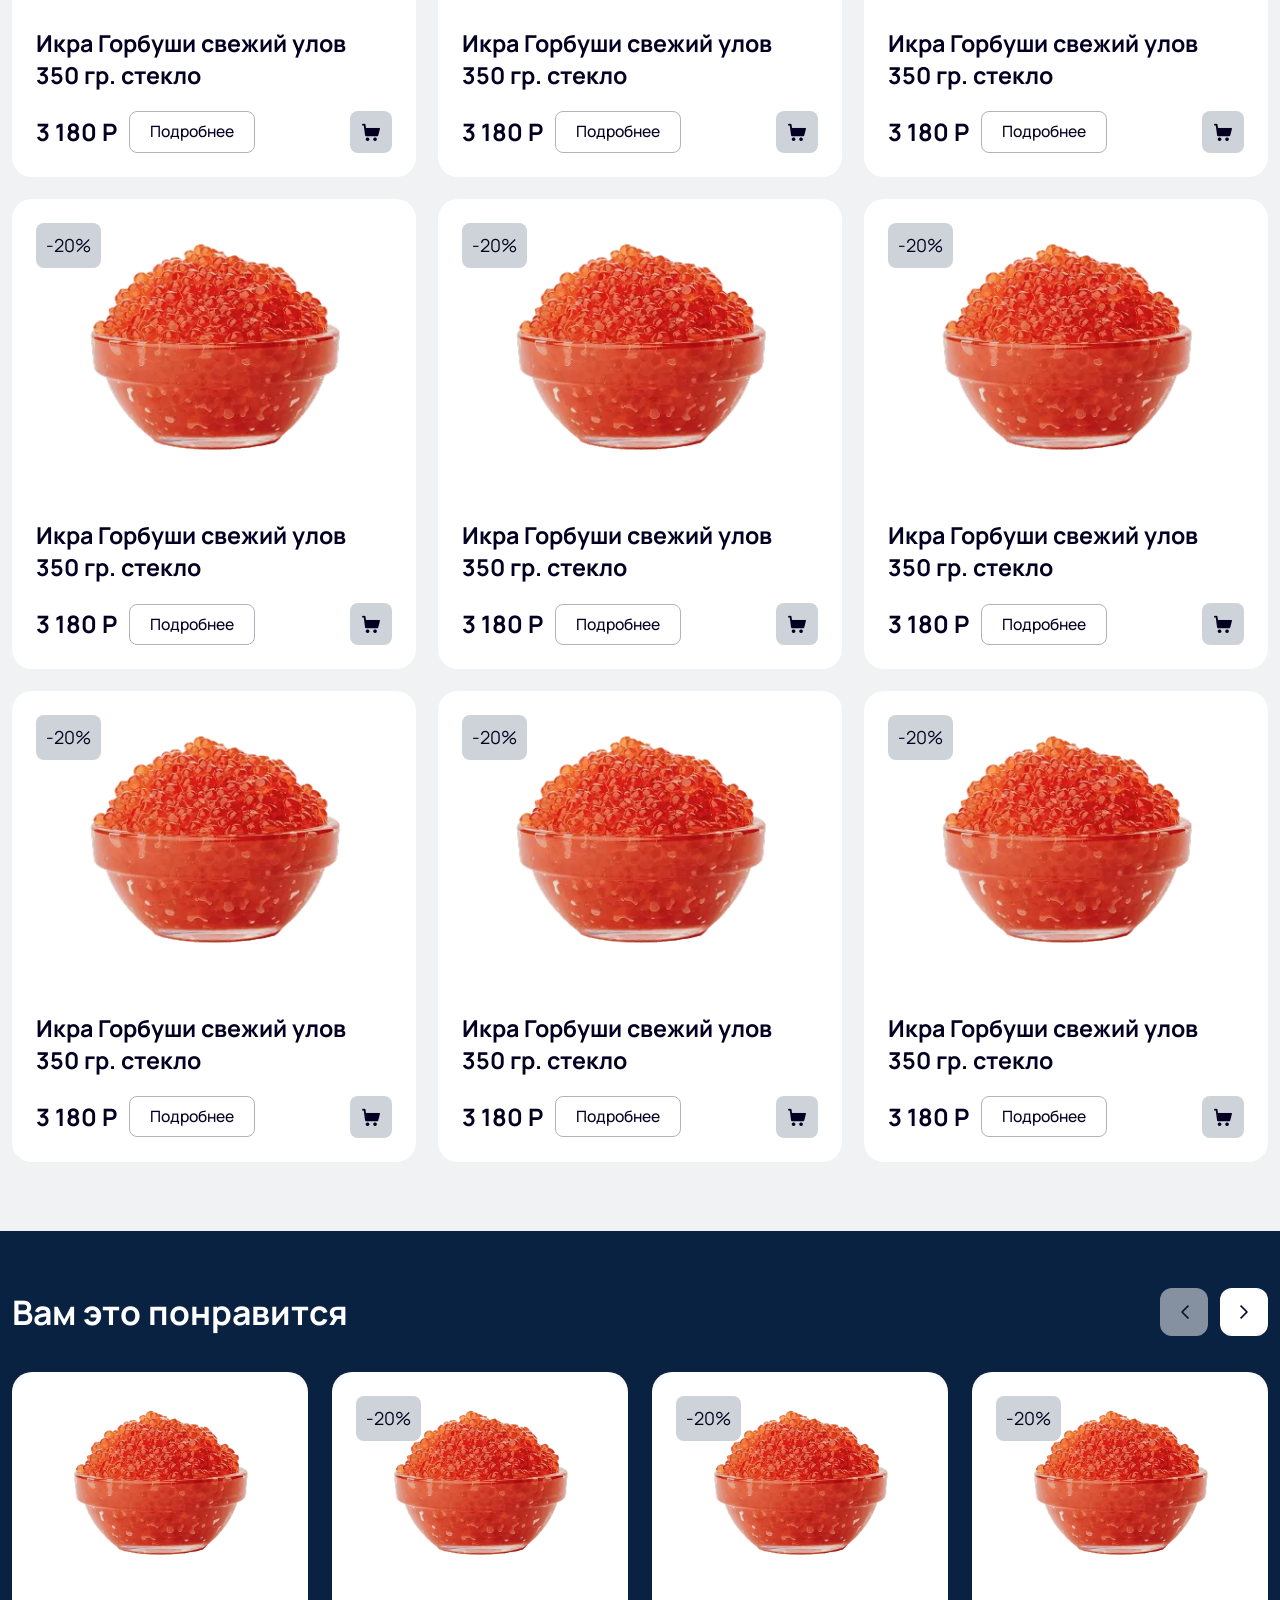
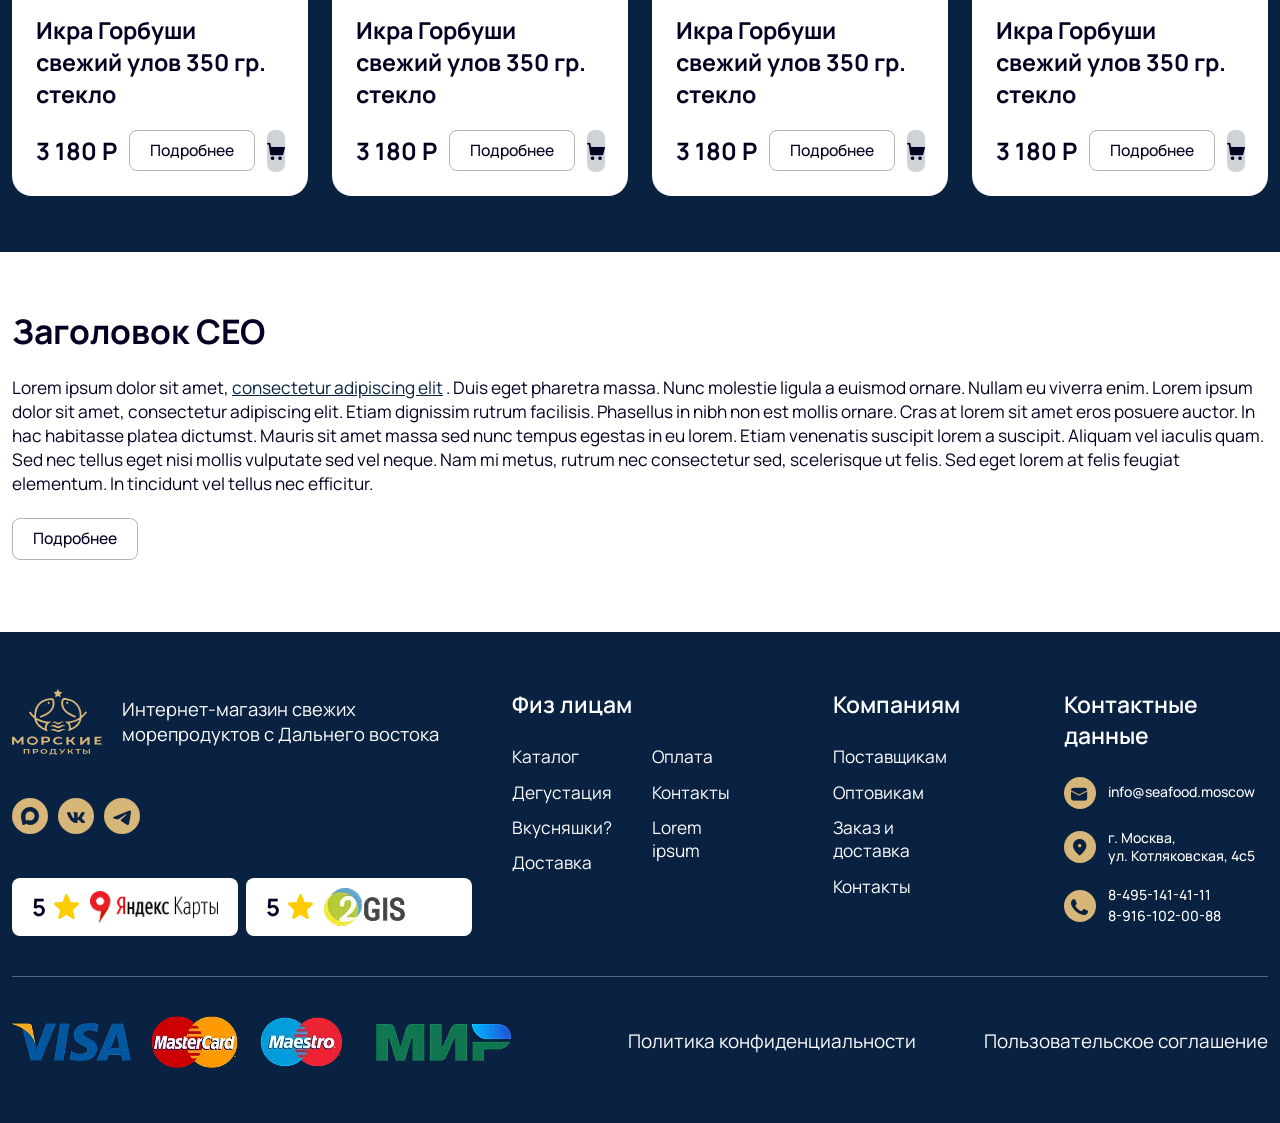
<file: catalog.html>
<!doctype html>
<html lang="ru">
	<head>
		<meta charset="UTF-8">
		<meta name="viewport" content="width=device-width, initial-scale=1.0">
		<link rel="preload" href="./assets/fonts/Manrope-SemiBold.woff2" as="font" type="font/woff2" crossorigin="anonymous">
		<link rel="preload" href="./assets/fonts/Manrope-Regular.woff2" as="font" type="font/woff2" crossorigin="anonymous">
		<link rel="preload" href="./assets/fonts/Manrope-Medium.woff2" as="font" type="font/woff2" crossorigin="anonymous">
		<link rel="preload" href="./assets/fonts/Manrope-Bold.woff2" as="font" type="font/woff2" crossorigin="anonymous">
		<link rel="preload" href="./assets/fonts/Lato-Semibold.woff2" as="font" type="font/woff2" crossorigin="anonymous">
		<link rel="shortcut icon" href="assets/img/favicon.ico">
		<title>Каталог</title>
		<script type="module" crossorigin="" src="./js/catalog.min.js?v=1780856826392"></script>
		<link rel="modulepreload" crossorigin="" href="./js/popup.min.js">
		<link rel="stylesheet" crossorigin="" href="./css/popup.min.css?v=1780856826392">
		<link rel="stylesheet" crossorigin="" href="./css/catalog.min.css?v=1780856826392">
		<link rel="stylesheet" crossorigin="" href="./css/breadcrumbs.min.css?v=1780856826392">
	</head>
	<body>
		<div class="wrapper">
			<header data-fls-header="" class="header">
				<div class="header__top">
					<div class="header__container">
						<a href="index.html" class="header__logo">
							<img src="./assets/img/logo.svg" alt="Морские Продукты">
							<p>
								Интернет-магазин свежих
								<br>
								морепродуктов с Дальнего востока
							</p>
						</a>
						<div class="header__info-wrapper" data-fls-dynamic=".menu__body, 1250, 1">
							<div data-fls-infoblock="" class="header__info-block info-block">
								<div class="info-block__icon --icon-mail"></div>
								<div class="info-block__text">
									<a href="mailto:info@seafood.moscow">info@seafood.moscow</a>
								</div>
							</div>
							<div data-fls-infoblock="" class="header__info-block info-block">
								<div class="info-block__icon --icon-location"></div>
								<div class="info-block__text">
									<a href="#" target="_blank">
										г. Москва,
										<br>
										ул. Котляковская, 4с5
									</a>
								</div>
							</div>
							<div data-fls-infoblock="" class="header__info-block info-block">
								<div class="info-block__icon --icon-phone"></div>
								<div class="info-block__text">
									<a href="tel:84951414111">8-495-141-41-11</a>
									<a href="tel:89161020088">8-916-102-00-88</a>
								</div>
							</div>
						</div>
						<div data-fls-socials="" class="header__socials socials">
							<a href="#" target="_blank" class="socials__social --icon-max"></a>
							<a href="#" target="_blank" class="socials__social --icon-vk"></a>
							<a href="#" target="_blank" class="socials__social --icon-tg"></a>
						</div>
					</div>
				</div>
				<div class="header__bottom">
					<div class="header__container">
						<div class="header__menu menu">
							<button data-fls-menu="" type="button" class="menu__icon icon-menu">
								<span></span>
							</button>
							<nav class="menu__body">
								<ul class="menu__list">
									<li class="menu__item">
										<a href="#" class="menu__link">Каталог</a>
									</li>
									<li class="menu__item">
										<a href="#" class="menu__link">Дегустация</a>
									</li>
									<li class="menu__item">
										<a href="#" class="menu__link">Вкусняшки?</a>
									</li>
									<li class="menu__item">
										<a href="#" class="menu__link">Доставка</a>
									</li>
									<li class="menu__item">
										<a href="#" class="menu__link">Оплата</a>
									</li>
									<li class="menu__item">
										<a href="#" class="menu__link">Контакты</a>
									</li>
									<li class="menu__item">
										<a href="#" class="menu__link">Lorem ipsum</a>
									</li>
								</ul>
							</nav>
						</div>
						<form action="#" class="header__search">
							<button class="header__search-btn --icon-search"></button>
							<input data-fls-input="" autocomplete="off" type="text" name="form[]" data-error="" placeholder="" class="header__search-input">
						</form>
						<div class="header__user-wrapper">
							<a href="#" class="header__user-button --icon-user" data-fls-popup-link="panel-login"></a>
							<a href="#" class="header__user-button --icon-cart" data-fls-popup-link="panel-cart"></a>
						</div>
					</div>
				</div>
			</header>
			<main class="page">
				<section class="catalog-hero">
					<div class="catalog-hero__container">
						<div data-fls-breadcrumbs="" class="breadcrumbs">
							<ul>
								<li>
									<a href="#">Главная</a>
								</li>
								<li>
									<span>Икра</span>
								</li>
							</ul>
						</div>
						<p class="catalog-hero__title">Название категории</p>
					</div>
				</section>
				<div class="page__container">
					<section class="catalog">
						<div class="catalog__top">
							<div data-fls-radio="" class="catalog-radio">
								<label class="catalog-radio__item">
									<input class="catalog-radio__input" checked type="radio" value="1" name="option">
									<span class="catalog-radio__text">Все</span>
								</label>
								<label class="catalog-radio__item">
									<input class="catalog-radio__input" type="radio" value="2" name="option">
									<span class="catalog-radio__text">Кета</span>
								</label>
								<label class="catalog-radio__item">
									<input class="catalog-radio__input" type="radio" value="2" name="option">
									<span class="catalog-radio__text">Горбуша</span>
								</label>
								<label class="catalog-radio__item">
									<input class="catalog-radio__input" type="radio" value="2" name="option">
									<span class="catalog-radio__text">Нерка</span>
								</label>
								<label class="catalog-radio__item">
									<input class="catalog-radio__input" type="radio" value="2" name="option">
									<span class="catalog-radio__text">Кижуч</span>
								</label>
							</div>
							<select name="form[]" data-fls-select="" data-fls-select-show-selected="" data-fls-select-modif="catalog">
								<option value="" selected>Сортировка</option>
								<option value="1">Исходная сортировка</option>
								<option value="2">По популярности</option>
								<option value="3">По новизне</option>
								<option value="4">По возрастанию цены</option>
								<option value="5">По убыванию цены</option>
							</select>
						</div>
						<div class="catalog__main">
							<div data-fls-slidecard="" class="slide-card">
								<div class="slide-card__img-block">
									<p class="slide-card__sale">-20%</p>
									<picture>
										<img alt="Икра Горбуши свежий улов 350 гр. стекло" src="./assets/img/item.webp">
									</picture>
								</div>
								<a href="#" class="slide-card__title">Икра Горбуши свежий улов 350 гр. стекло</a>
								<div class="slide-card__bottom">
									<p class="slide-card__price">3 180 Р</p>
									<a href="#" data-fls-button="" class="slide-card__button button-small">Подробнее</a>
									<a href="#" class="slide-card__cart --icon-cart"></a>
								</div>
							</div>
							<div data-fls-slidecard="" class="slide-card">
								<div class="slide-card__img-block">
									<p class="slide-card__sale">-20%</p>
									<picture>
										<img alt="Икра Горбуши свежий улов 350 гр. стекло" src="./assets/img/item.webp">
									</picture>
								</div>
								<a href="#" class="slide-card__title">Икра Горбуши свежий улов 350 гр. стекло</a>
								<div class="slide-card__bottom">
									<p class="slide-card__price">3 180 Р</p>
									<a href="#" data-fls-button="" class="slide-card__button button-small">Подробнее</a>
									<a href="#" class="slide-card__cart --icon-cart"></a>
								</div>
							</div>
							<div data-fls-slidecard="" class="slide-card">
								<div class="slide-card__img-block">
									<p class="slide-card__sale">-20%</p>
									<picture>
										<img alt="Икра Горбуши свежий улов 350 гр. стекло" src="./assets/img/item.webp">
									</picture>
								</div>
								<a href="#" class="slide-card__title">Икра Горбуши свежий улов 350 гр. стекло</a>
								<div class="slide-card__bottom">
									<p class="slide-card__price">3 180 Р</p>
									<a href="#" data-fls-button="" class="slide-card__button button-small">Подробнее</a>
									<a href="#" class="slide-card__cart --icon-cart"></a>
								</div>
							</div>
							<div data-fls-slidecard="" class="slide-card">
								<div class="slide-card__img-block">
									<p class="slide-card__sale">-20%</p>
									<picture>
										<img alt="Икра Горбуши свежий улов 350 гр. стекло" src="./assets/img/item.webp">
									</picture>
								</div>
								<a href="#" class="slide-card__title">Икра Горбуши свежий улов 350 гр. стекло</a>
								<div class="slide-card__bottom">
									<p class="slide-card__price">3 180 Р</p>
									<a href="#" data-fls-button="" class="slide-card__button button-small">Подробнее</a>
									<a href="#" class="slide-card__cart --icon-cart"></a>
								</div>
							</div>
							<div data-fls-slidecard="" class="slide-card">
								<div class="slide-card__img-block">
									<p class="slide-card__sale">-20%</p>
									<picture>
										<img alt="Икра Горбуши свежий улов 350 гр. стекло" src="./assets/img/item.webp">
									</picture>
								</div>
								<a href="#" class="slide-card__title">Икра Горбуши свежий улов 350 гр. стекло</a>
								<div class="slide-card__bottom">
									<p class="slide-card__price">3 180 Р</p>
									<a href="#" data-fls-button="" class="slide-card__button button-small">Подробнее</a>
									<a href="#" class="slide-card__cart --icon-cart"></a>
								</div>
							</div>
							<div data-fls-slidecard="" class="slide-card">
								<div class="slide-card__img-block">
									<p class="slide-card__sale">-20%</p>
									<picture>
										<img alt="Икра Горбуши свежий улов 350 гр. стекло" src="./assets/img/item.webp">
									</picture>
								</div>
								<a href="#" class="slide-card__title">Икра Горбуши свежий улов 350 гр. стекло</a>
								<div class="slide-card__bottom">
									<p class="slide-card__price">3 180 Р</p>
									<a href="#" data-fls-button="" class="slide-card__button button-small">Подробнее</a>
									<a href="#" class="slide-card__cart --icon-cart"></a>
								</div>
							</div>
							<div data-fls-slidecard="" class="slide-card">
								<div class="slide-card__img-block">
									<p class="slide-card__sale">-20%</p>
									<picture>
										<img alt="Икра Горбуши свежий улов 350 гр. стекло" src="./assets/img/item.webp">
									</picture>
								</div>
								<a href="#" class="slide-card__title">Икра Горбуши свежий улов 350 гр. стекло</a>
								<div class="slide-card__bottom">
									<p class="slide-card__price">3 180 Р</p>
									<a href="#" data-fls-button="" class="slide-card__button button-small">Подробнее</a>
									<a href="#" class="slide-card__cart --icon-cart"></a>
								</div>
							</div>
							<div data-fls-slidecard="" class="slide-card">
								<div class="slide-card__img-block">
									<p class="slide-card__sale">-20%</p>
									<picture>
										<img alt="Икра Горбуши свежий улов 350 гр. стекло" src="./assets/img/item.webp">
									</picture>
								</div>
								<a href="#" class="slide-card__title">Икра Горбуши свежий улов 350 гр. стекло</a>
								<div class="slide-card__bottom">
									<p class="slide-card__price">3 180 Р</p>
									<a href="#" data-fls-button="" class="slide-card__button button-small">Подробнее</a>
									<a href="#" class="slide-card__cart --icon-cart"></a>
								</div>
							</div>
							<div data-fls-slidecard="" class="slide-card">
								<div class="slide-card__img-block">
									<p class="slide-card__sale">-20%</p>
									<picture>
										<img alt="Икра Горбуши свежий улов 350 гр. стекло" src="./assets/img/item.webp">
									</picture>
								</div>
								<a href="#" class="slide-card__title">Икра Горбуши свежий улов 350 гр. стекло</a>
								<div class="slide-card__bottom">
									<p class="slide-card__price">3 180 Р</p>
									<a href="#" data-fls-button="" class="slide-card__button button-small">Подробнее</a>
									<a href="#" class="slide-card__cart --icon-cart"></a>
								</div>
							</div>
							<div data-fls-slidecard="" class="slide-card">
								<div class="slide-card__img-block">
									<p class="slide-card__sale">-20%</p>
									<picture>
										<img alt="Икра Горбуши свежий улов 350 гр. стекло" src="./assets/img/item.webp">
									</picture>
								</div>
								<a href="#" class="slide-card__title">Икра Горбуши свежий улов 350 гр. стекло</a>
								<div class="slide-card__bottom">
									<p class="slide-card__price">3 180 Р</p>
									<a href="#" data-fls-button="" class="slide-card__button button-small">Подробнее</a>
									<a href="#" class="slide-card__cart --icon-cart"></a>
								</div>
							</div>
							<div data-fls-slidecard="" class="slide-card">
								<div class="slide-card__img-block">
									<p class="slide-card__sale">-20%</p>
									<picture>
										<img alt="Икра Горбуши свежий улов 350 гр. стекло" src="./assets/img/item.webp">
									</picture>
								</div>
								<a href="#" class="slide-card__title">Икра Горбуши свежий улов 350 гр. стекло</a>
								<div class="slide-card__bottom">
									<p class="slide-card__price">3 180 Р</p>
									<a href="#" data-fls-button="" class="slide-card__button button-small">Подробнее</a>
									<a href="#" class="slide-card__cart --icon-cart"></a>
								</div>
							</div>
							<div data-fls-slidecard="" class="slide-card">
								<div class="slide-card__img-block">
									<p class="slide-card__sale">-20%</p>
									<picture>
										<img alt="Икра Горбуши свежий улов 350 гр. стекло" src="./assets/img/item.webp">
									</picture>
								</div>
								<a href="#" class="slide-card__title">Икра Горбуши свежий улов 350 гр. стекло</a>
								<div class="slide-card__bottom">
									<p class="slide-card__price">3 180 Р</p>
									<a href="#" data-fls-button="" class="slide-card__button button-small">Подробнее</a>
									<a href="#" class="slide-card__cart --icon-cart"></a>
								</div>
							</div>
						</div>
					</section>
				</div>
				<section class="slider slider--blue slider--80">
					<div class="slider__container">
						<div class="slider__top-wrapper">
							<p class="title">Вам это понравится</p>
							<div class="slider__slider-buttons-wrapper">
								<button data-fls-button="" type="button" class="arrow-button arrow-button--gold arrow-button--prev slider__slider-btn-prev --icon-arrow"></button>
								<button data-fls-button="" type="button" class="arrow-button arrow-button--gold slider__slider-btn-next --icon-arrow"></button>
							</div>
						</div>
						<div class="slider__main">
							<div data-fls-slider="" class="slider__slider">
								<div class="slider__swiper">
									<div data-fls-slidecard="" class="slide-card">
										<div class="slide-card__img-block">
											<picture>
												<img alt="Икра Горбуши свежий улов 350 гр. стекло" src="./assets/img/item.webp">
											</picture>
										</div>
										<a href="#" class="slide-card__title">Икра Горбуши свежий улов 350 гр. стекло</a>
										<div class="slide-card__bottom">
											<p class="slide-card__price">3 180 Р</p>
											<a href="#" data-fls-button="" class="slide-card__button button-small">Подробнее</a>
											<a href="#" class="slide-card__cart --icon-cart"></a>
										</div>
									</div>
									<div data-fls-slidecard="" class="slide-card">
										<div class="slide-card__img-block">
											<p class="slide-card__sale">-20%</p>
											<picture>
												<img alt="Икра Горбуши свежий улов 350 гр. стекло" src="./assets/img/item.webp">
											</picture>
										</div>
										<a href="#" class="slide-card__title">Икра Горбуши свежий улов 350 гр. стекло</a>
										<div class="slide-card__bottom">
											<p class="slide-card__price">3 180 Р</p>
											<a href="#" data-fls-button="" class="slide-card__button button-small">Подробнее</a>
											<a href="#" class="slide-card__cart --icon-cart"></a>
										</div>
									</div>
									<div data-fls-slidecard="" class="slide-card">
										<div class="slide-card__img-block">
											<p class="slide-card__sale">-20%</p>
											<picture>
												<img alt="Икра Горбуши свежий улов 350 гр. стекло" src="./assets/img/item.webp">
											</picture>
										</div>
										<a href="#" class="slide-card__title">Икра Горбуши свежий улов 350 гр. стекло</a>
										<div class="slide-card__bottom">
											<p class="slide-card__price">3 180 Р</p>
											<a href="#" data-fls-button="" class="slide-card__button button-small">Подробнее</a>
											<a href="#" class="slide-card__cart --icon-cart"></a>
										</div>
									</div>
									<div data-fls-slidecard="" class="slide-card">
										<div class="slide-card__img-block">
											<p class="slide-card__sale">-20%</p>
											<picture>
												<img alt="Икра Горбуши свежий улов 350 гр. стекло" src="./assets/img/item.webp">
											</picture>
										</div>
										<a href="#" class="slide-card__title">Икра Горбуши свежий улов 350 гр. стекло</a>
										<div class="slide-card__bottom">
											<p class="slide-card__price">3 180 Р</p>
											<a href="#" data-fls-button="" class="slide-card__button button-small">Подробнее</a>
											<a href="#" class="slide-card__cart --icon-cart"></a>
										</div>
									</div>
									<div data-fls-slidecard="" class="slide-card">
										<div class="slide-card__img-block">
											<p class="slide-card__sale">-20%</p>
											<picture>
												<img alt="Икра Горбуши свежий улов 350 гр. стекло" src="./assets/img/item.webp">
											</picture>
										</div>
										<a href="#" class="slide-card__title">Икра Горбуши свежий улов 350 гр. стекло</a>
										<div class="slide-card__bottom">
											<p class="slide-card__price">3 180 Р</p>
											<a href="#" data-fls-button="" class="slide-card__button button-small">Подробнее</a>
											<a href="#" class="slide-card__cart --icon-cart"></a>
										</div>
									</div>
									<div data-fls-slidecard="" class="slide-card">
										<div class="slide-card__img-block">
											<p class="slide-card__sale">-20%</p>
											<picture>
												<img alt="Икра Горбуши свежий улов 350 гр. стекло" src="./assets/img/item.webp">
											</picture>
										</div>
										<a href="#" class="slide-card__title">Икра Горбуши свежий улов 350 гр. стекло</a>
										<div class="slide-card__bottom">
											<p class="slide-card__price">3 180 Р</p>
											<a href="#" data-fls-button="" class="slide-card__button button-small">Подробнее</a>
											<a href="#" class="slide-card__cart --icon-cart"></a>
										</div>
									</div>
								</div>
							</div>
						</div>
					</div>
				</section>
				<div class="white-bg">
					<div class="page__container">
						<section data-fls-showmore="items" class="seo seo--nm">
							<div data-fls-showmore-content="2" class="seo__content">
								<h1>Заголовок СЕО</h1>
								<p>
									Lorem ipsum dolor sit amet,
									<a href="#">consectetur adipiscing elit</a>
									. Duis eget pharetra massa.
						Nunc molestie
						ligula a euismod
						ornare. Nullam eu viverra enim. Lorem ipsum dolor sit amet, consectetur adipiscing elit. Etiam
						dignissim rutrum
						facilisis. Phasellus in nibh non est mollis ornare. Cras at lorem sit amet eros posuere auctor. In hac
						habitasse platea
						dictumst. Mauris sit amet massa sed nunc tempus egestas in eu lorem. Etiam venenatis suscipit lorem a
						suscipit. Aliquam
						vel iaculis quam. Sed nec tellus eget nisi mollis vulputate sed vel neque. Nam mi metus, rutrum nec
						consectetur sed,
						scelerisque ut felis. Sed eget lorem at felis feugiat elementum. In tincidunt vel tellus nec
						efficitur.
								</p>
								<h2>Заголовок СЕО 2</h2>
								<p>
									Lorem ipsum dolor sit amet, consectetur adipiscing elit. Duis eget pharetra massa. Nunc molestie
						ligula a euismod
						ornare. Nullam eu viverra enim. Lorem ipsum dolor sit amet, consectetur adipiscing elit. Etiam
						dignissim rutrum
						facilisis. Phasellus in nibh non est mollis ornare. Cras at lorem sit amet eros posuere auctor. In hac
						habitasse platea
						dictumst. Mauris sit amet massa sed nunc tempus egestas in eu lorem. Etiam venenatis suscipit lorem a
						suscipit. Aliquam
						vel iaculis quam. Sed nec tellus eget nisi mollis vulputate sed vel neque. Nam mi metus, rutrum nec
						consectetur sed,
						scelerisque ut felis. Sed eget lorem at felis feugiat elementum. In tincidunt vel tellus nec
						efficitur.
								</p>
								<h3>Заголовок СЕО 3</h3>
								<p>
									Lorem ipsum dolor sit amet, consectetur adipiscing elit. Duis eget pharetra massa. Nunc molestie
						ligula a euismod
						ornare. Nullam eu viverra enim. Lorem ipsum dolor sit amet, consectetur adipiscing elit. Etiam
						dignissim rutrum
						facilisis. Phasellus in nibh non est mollis ornare. Cras at lorem sit amet eros posuere auctor. In hac
						habitasse platea
						dictumst. Mauris sit amet massa sed nunc tempus egestas in eu lorem. Etiam venenatis suscipit lorem a
						suscipit. Aliquam
						vel iaculis quam. Sed nec tellus eget nisi mollis vulputate sed vel neque. Nam mi metus, rutrum nec
						consectetur sed,
						scelerisque ut felis. Sed eget lorem at felis feugiat elementum. In tincidunt vel tellus nec
						efficitur.
								</p>
								<ul>
									<li>Lorem ipsum dolor sit amet consectetur adipisicing elit. Sunt, beatae.</li>
									<li>
										Praesentium nulla voluptatem eaque? Mollitia reiciendis consequatur praesentium natus minus!
									</li>
									<li>Atque officia vel esse reiciendis eius, reprehenderit corrupti totam quae.</li>
								</ul>
								<ol>
									<li>Lorem ipsum dolor sit amet consectetur adipisicing elit. Debitis, sint?</li>
									<li>
										Saepe praesentium iure cupiditate rerum maxime magni voluptatibus commodi tempora!
									</li>
									<li>Porro cum temporibus neque optio officiis vitae assumenda! Blanditiis, dolorem!</li>
								</ol>
							</div>
							<button hidden data-fls-showmore-button="" data-fls-button="" type="button" class="seo__more button-small">
								<span>Подробнее</span>
								<span>Скрыть</span>
							</button>
						</section>
					</div>
				</div>
			</main>
			<footer data-fls-footer="" class="footer">
				<div class="footer__container">
					<div class="footer__top">
						<div class="footer__left">
							<a href="#" class="footer__logo">
								<img src="./assets/img/logo.svg" alt="Морские Продукты">
								<p>
									Интернет-магазин свежих
									<br>
									морепродуктов с Дальнего востока
								</p>
							</a>
							<div data-fls-socials="" class="footer__socials socials">
								<a href="#" target="_blank" class="socials__social --icon-max"></a>
								<a href="#" target="_blank" class="socials__social --icon-vk"></a>
								<a href="#" target="_blank" class="socials__social --icon-tg"></a>
							</div>
							<div class="reviews-general">
								<div class="reviews-general__block">
									<p class="reviews-general__rating --icon-star">5</p>
									<div class="reviews-general__logo">
										<picture>
											<img alt="yandex" src="./assets/img/yandexBig.webp">
										</picture>
									</div>
								</div>
								<div class="reviews-general__block">
									<p class="reviews-general__rating --icon-star">5</p>
									<div class="reviews-general__logo">
										<picture>
											<img alt="2gis" src="./assets/img/2gis.webp">
										</picture>
									</div>
								</div>
							</div>
						</div>
						<nav class="footer__nav">
							<div class="footer__nav-col">
								<p class="footer__nav-title">Физ лицам</p>
								<div class="footer__nav-lists">
									<ul class="footer__nav-list">
										<li class="footer__nav-item">
											<a href="#" class="footer__nav-link">Каталог</a>
										</li>
										<li class="footer__nav-item">
											<a href="#" class="footer__nav-link">Дегустация</a>
										</li>
										<li class="footer__nav-item">
											<a href="#" class="footer__nav-link">Вкусняшки?</a>
										</li>
										<li class="footer__nav-item">
											<a href="#" class="footer__nav-link">Доставка</a>
										</li>
									</ul>
									<ul class="footer__nav-list">
										<li class="footer__nav-item">
											<a href="#" class="footer__nav-link">Оплата</a>
										</li>
										<li class="footer__nav-item">
											<a href="#" class="footer__nav-link">Контакты</a>
										</li>
										<li class="footer__nav-item">
											<a href="#" class="footer__nav-link">Lorem ipsum</a>
										</li>
									</ul>
								</div>
							</div>
							<div class="footer__nav-col">
								<p class="footer__nav-title">Компаниям</p>
								<ul class="footer__nav-list">
									<li class="footer__nav-item">
										<a href="#" class="footer__nav-link">Поставщикам</a>
									</li>
									<li class="footer__nav-item">
										<a href="#" class="footer__nav-link">Оптовикам</a>
									</li>
									<li class="footer__nav-item">
										<a href="#" class="footer__nav-link">Заказ и доставка</a>
									</li>
									<li class="footer__nav-item">
										<a href="#" class="footer__nav-link">Контакты</a>
									</li>
								</ul>
							</div>
							<div class="footer__nav-col">
								<p class="footer__nav-title">Контактные данные</p>
								<div class="footer__info-wrapper">
									<div class="footer__info-block info-block">
										<div class="info-block__icon --icon-mail"></div>
										<div class="info-block__text">
											<a href="mailto:info@seafood.moscow">info@seafood.moscow</a>
										</div>
									</div>
									<div class="footer__info-block info-block">
										<div class="info-block__icon --icon-location"></div>
										<div class="info-block__text">
											<a href="#" target="_blank">
												г. Москва,
												<br>
												ул. Котляковская, 4с5
											</a>
										</div>
									</div>
									<div class="footer__info-block info-block">
										<div class="info-block__icon --icon-phone"></div>
										<div class="info-block__text">
											<a href="tel:84951414111">8-495-141-41-11</a>
											<a href="tel:89161020088">8-916-102-00-88</a>
										</div>
									</div>
								</div>
							</div>
						</nav>
					</div>
					<div class="footer__bottom">
						<div class="footer__payments">
							<picture>
								<img alt="VISA" src="./assets/img/cards/1.webp">
							</picture>
							<picture>
								<img alt="MasterCard" src="./assets/img/cards/2.webp">
							</picture>
							<picture>
								<img alt="Maestro" src="./assets/img/cards/3.webp">
							</picture>
							<picture>
								<img alt="МИР" src="./assets/img/cards/4.webp">
							</picture>
						</div>
						<div class="footer__docs">
							<a href="#" class="footer__doc-link">Политика конфиденциальности</a>
							<a href="#" class="footer__doc-link">Пользовательское соглашение</a>
						</div>
					</div>
				</div>
			</footer>
		</div>
		<div data-fls-popup="order" aria-hidden="true" class="popup">
			<div data-fls-popup-wrapper="" class="popup__wrapper">
				<div data-fls-popup-body="" class="popup__body">
					<button data-fls-popup-close="" type="button" class="popup__close --icon-cross"></button>
					<div data-fls-popup-content="" class="popup__content">
						<div class="popup__img">
							<picture>
								<img alt="Заказать" src="./assets/img/popupImg.webp">
							</picture>
						</div>
						<div class="popup__main">
							<p class="popup__title">Заказать в один клик</p>
							<p class="popup__text">Lorem ipsum dolor sit amet, consectetur adipiscing elit.</p>
							<form action="#" class="popup__form" data-fls-form="ajax">
								<input data-fls-input="" autocomplete="off" type="text" name="form[]" required data-error="" placeholder="Введите ваше имя" class="popup__input input">
								<input data-fls-input="" autocomplete="off" type="text" name="form[]" required data-error="" placeholder="+7 (___) ___-__-__" data-fls-input-mask="+7 (999) 999-99-99" class="popup__input input">
								<label data-fls-checkbox="" class="popup__checkbox checkbox">
									<input required data-error="" class="checkbox__input" type="checkbox" value="1" name="form[]">
									<div class="checkbox__text">
										<p>
											Lorem ipsum dolor sit amet, consectetur
											<a href="#">adipiscing elit.</a>
										</p>
									</div>
								</label>
								<button type="submit" data-fls-button="" class="popup__btn button button--gold">В корзину</button>
							</form>
						</div>
					</div>
				</div>
			</div>
		</div>
	</body>
</html>
</file>
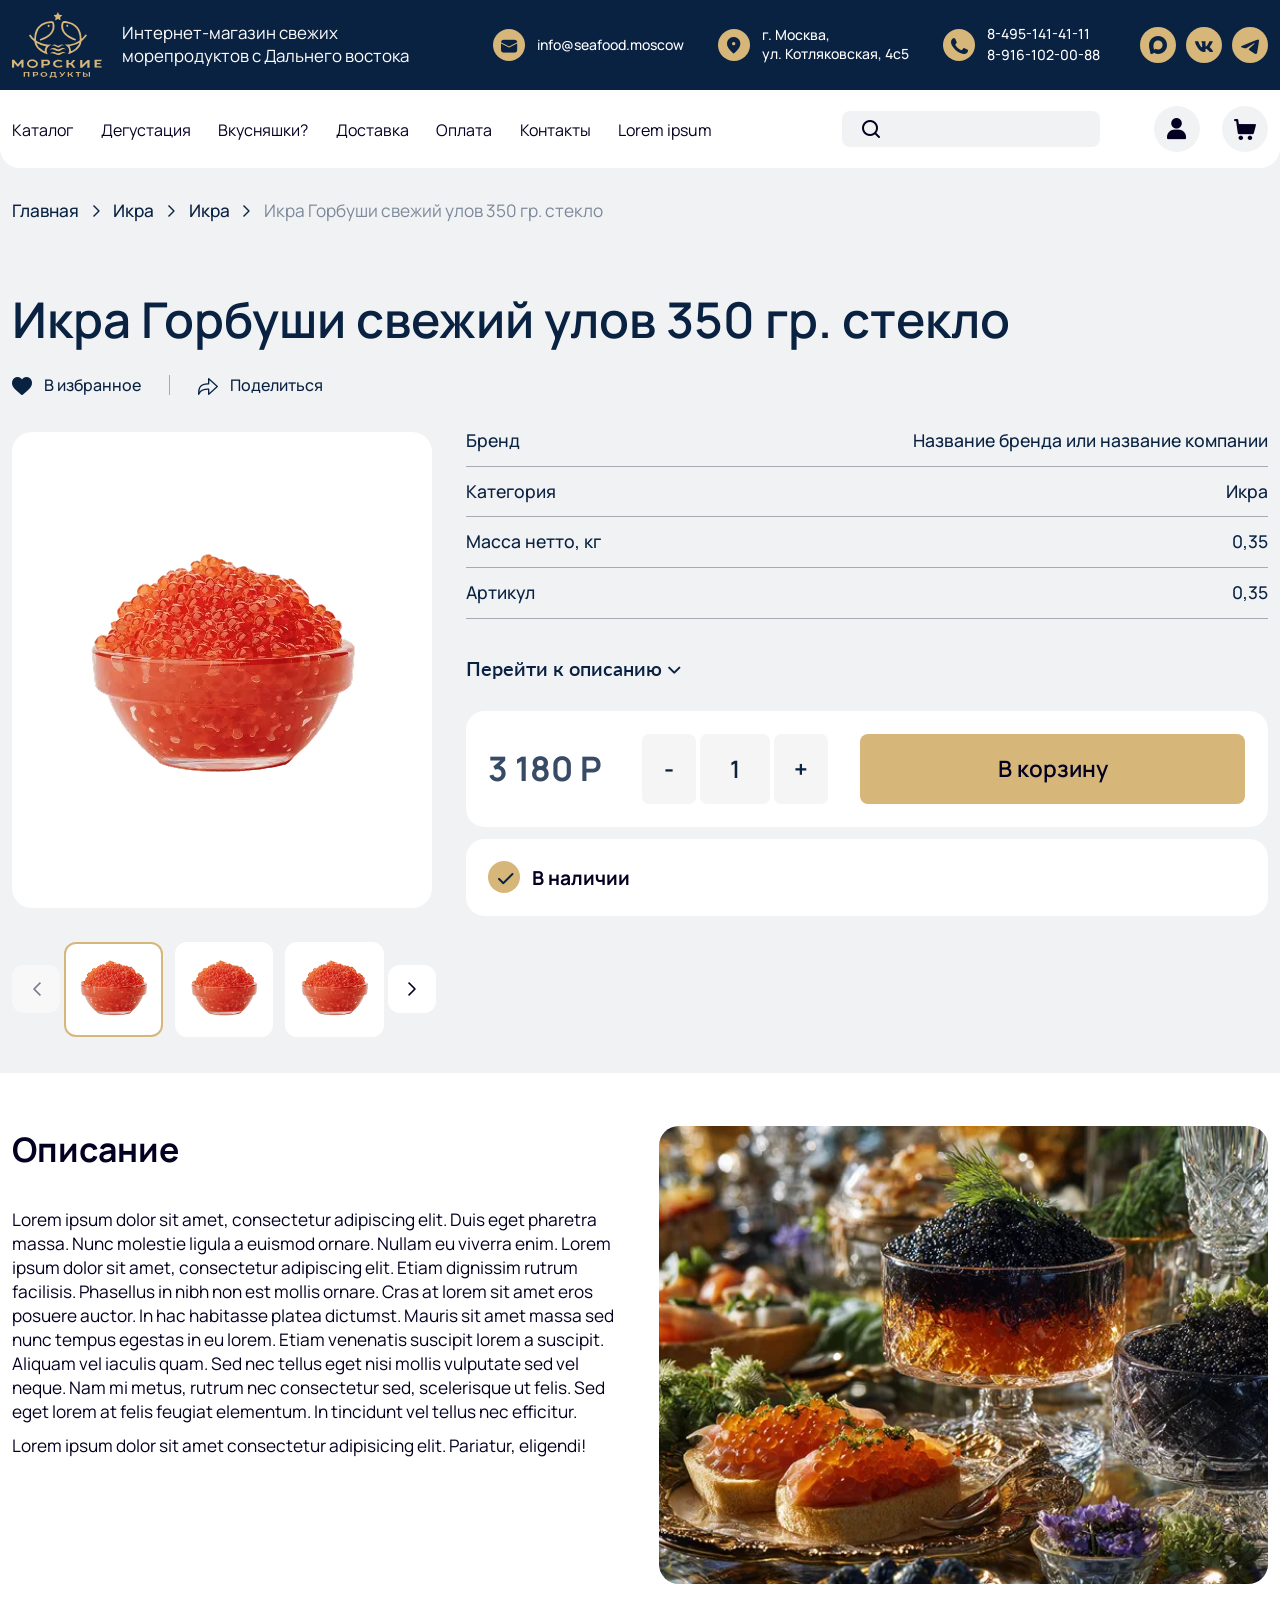
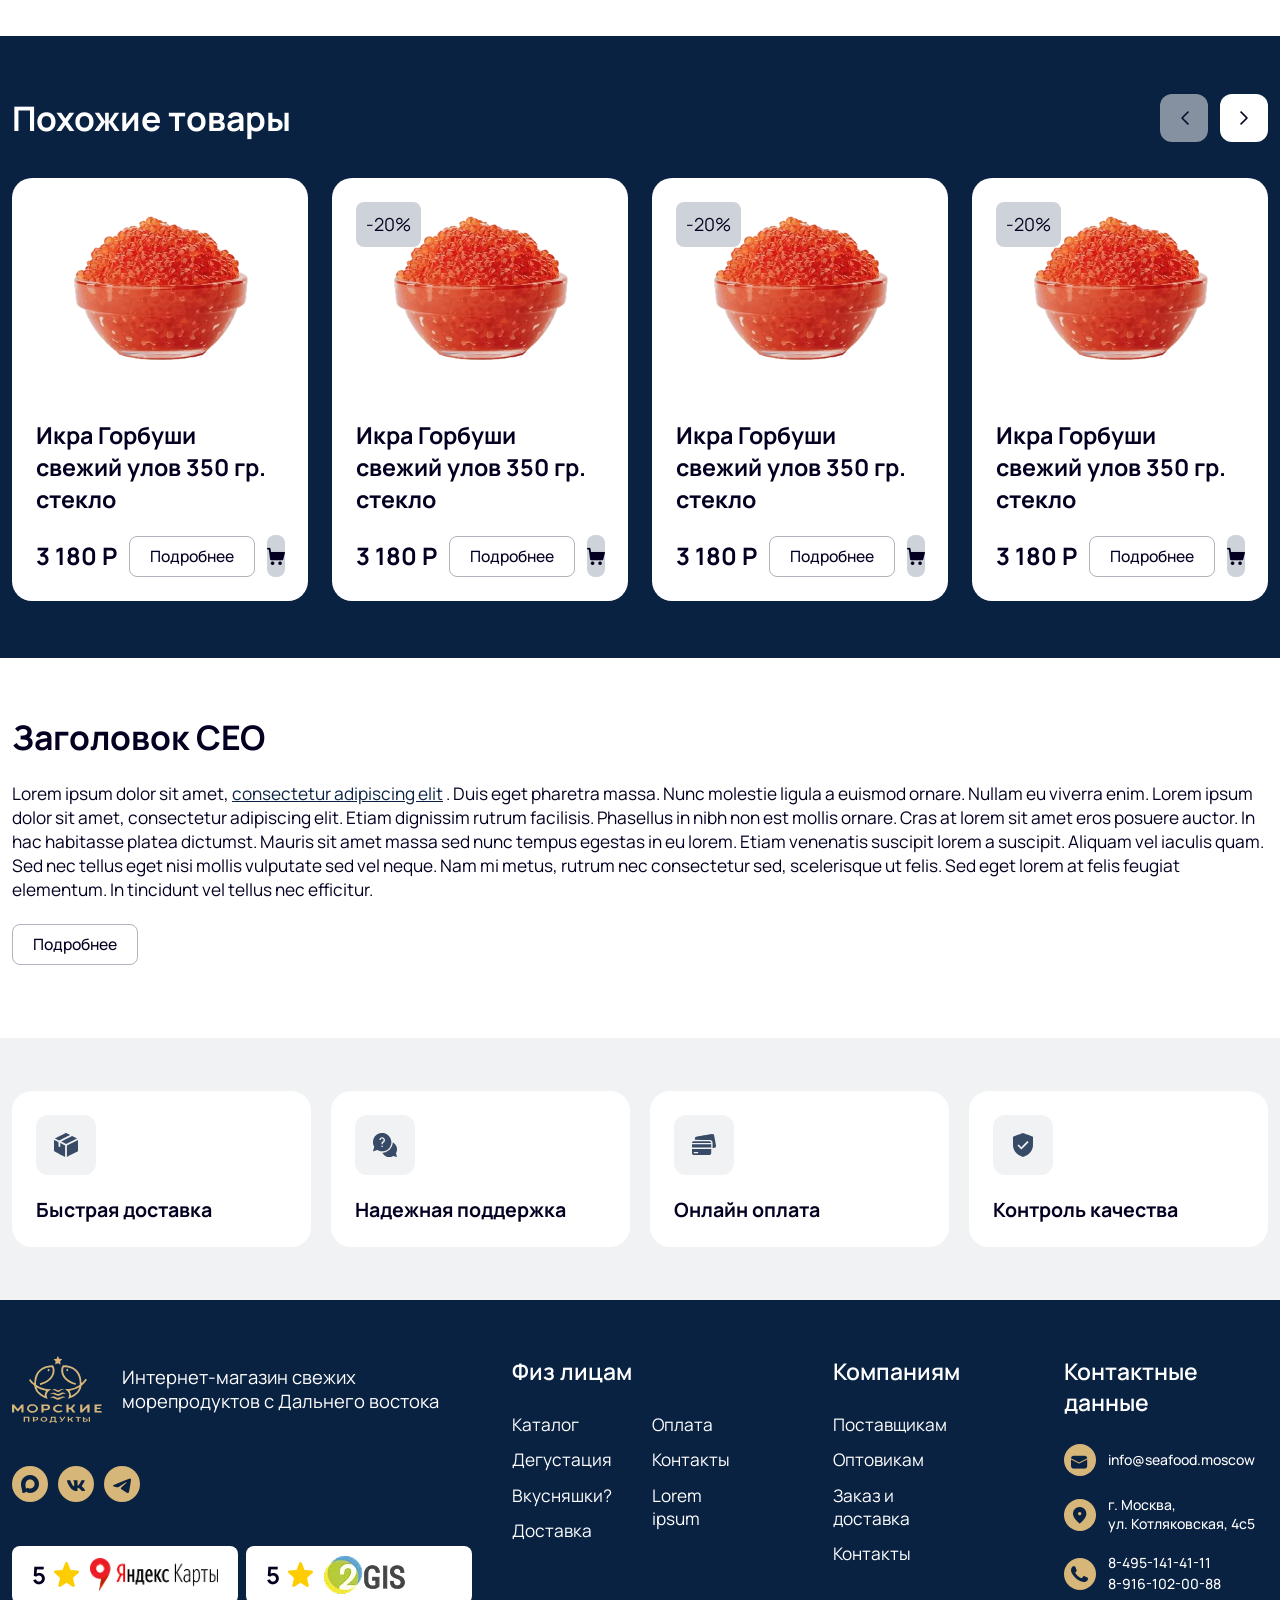
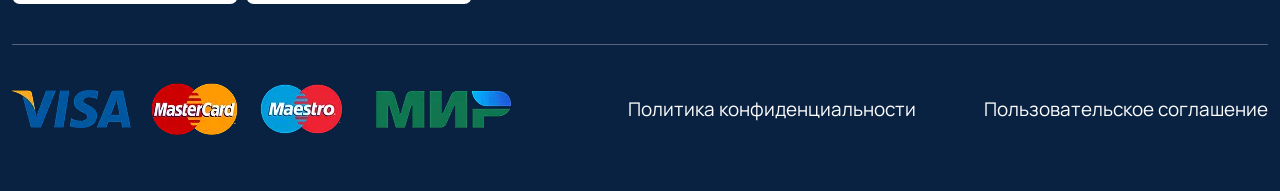
<file: item.html>
<!doctype html>
<html lang="ru">
	<head>
		<meta charset="UTF-8">
		<meta name="viewport" content="width=device-width, initial-scale=1.0">
		<link rel="preload" href="./assets/fonts/Manrope-SemiBold.woff2" as="font" type="font/woff2" crossorigin="anonymous">
		<link rel="preload" href="./assets/fonts/Manrope-Regular.woff2" as="font" type="font/woff2" crossorigin="anonymous">
		<link rel="preload" href="./assets/fonts/Manrope-Medium.woff2" as="font" type="font/woff2" crossorigin="anonymous">
		<link rel="preload" href="./assets/fonts/Manrope-Bold.woff2" as="font" type="font/woff2" crossorigin="anonymous">
		<link rel="preload" href="./assets/fonts/Lato-Semibold.woff2" as="font" type="font/woff2" crossorigin="anonymous">
		<link rel="shortcut icon" href="assets/img/favicon.ico">
		<title>Страница товара</title>
		<script type="module" crossorigin="" src="./js/item.min.js?v=1780856826393"></script>
		<link rel="modulepreload" crossorigin="" href="./js/popup.min.js">
		<link rel="stylesheet" crossorigin="" href="./css/popup.min.css?v=1780856826393">
		<link rel="stylesheet" crossorigin="" href="./css/item.min.css?v=1780856826393">
		<link rel="stylesheet" crossorigin="" href="./css/breadcrumbs.min.css?v=1780856826393">
	</head>
	<body>
		<div class="wrapper">
			<header data-fls-header="" class="header">
				<div class="header__top">
					<div class="header__container">
						<a href="index.html" class="header__logo">
							<img src="./assets/img/logo.svg" alt="Морские Продукты">
							<p>
								Интернет-магазин свежих
								<br>
								морепродуктов с Дальнего востока
							</p>
						</a>
						<div class="header__info-wrapper" data-fls-dynamic=".menu__body, 1250, 1">
							<div data-fls-infoblock="" class="header__info-block info-block">
								<div class="info-block__icon --icon-mail"></div>
								<div class="info-block__text">
									<a href="mailto:info@seafood.moscow">info@seafood.moscow</a>
								</div>
							</div>
							<div data-fls-infoblock="" class="header__info-block info-block">
								<div class="info-block__icon --icon-location"></div>
								<div class="info-block__text">
									<a href="#" target="_blank">
										г. Москва,
										<br>
										ул. Котляковская, 4с5
									</a>
								</div>
							</div>
							<div data-fls-infoblock="" class="header__info-block info-block">
								<div class="info-block__icon --icon-phone"></div>
								<div class="info-block__text">
									<a href="tel:84951414111">8-495-141-41-11</a>
									<a href="tel:89161020088">8-916-102-00-88</a>
								</div>
							</div>
						</div>
						<div data-fls-socials="" class="header__socials socials">
							<a href="#" target="_blank" class="socials__social --icon-max"></a>
							<a href="#" target="_blank" class="socials__social --icon-vk"></a>
							<a href="#" target="_blank" class="socials__social --icon-tg"></a>
						</div>
					</div>
				</div>
				<div class="header__bottom">
					<div class="header__container">
						<div class="header__menu menu">
							<button data-fls-menu="" type="button" class="menu__icon icon-menu">
								<span></span>
							</button>
							<nav class="menu__body">
								<ul class="menu__list">
									<li class="menu__item">
										<a href="#" class="menu__link">Каталог</a>
									</li>
									<li class="menu__item">
										<a href="#" class="menu__link">Дегустация</a>
									</li>
									<li class="menu__item">
										<a href="#" class="menu__link">Вкусняшки?</a>
									</li>
									<li class="menu__item">
										<a href="#" class="menu__link">Доставка</a>
									</li>
									<li class="menu__item">
										<a href="#" class="menu__link">Оплата</a>
									</li>
									<li class="menu__item">
										<a href="#" class="menu__link">Контакты</a>
									</li>
									<li class="menu__item">
										<a href="#" class="menu__link">Lorem ipsum</a>
									</li>
								</ul>
							</nav>
						</div>
						<form action="#" class="header__search">
							<button class="header__search-btn --icon-search"></button>
							<input data-fls-input="" autocomplete="off" type="text" name="form[]" data-error="" placeholder="" class="header__search-input">
						</form>
						<div class="header__user-wrapper">
							<a href="#" class="header__user-button --icon-user" data-fls-popup-link="panel-login"></a>
							<a href="#" class="header__user-button --icon-cart" data-fls-popup-link="panel-cart"></a>
						</div>
					</div>
				</div>
			</header>
			<main class="page">
				<div class="page__container">
					<div data-fls-breadcrumbs="" class="breadcrumbs">
						<ul>
							<li>
								<a href="index.html">Главная</a>
							</li>
							<li>
								<a href="#">Икра</a>
							</li>
							<li>
								<a href="#">Икра</a>
							</li>
							<li>
								<span>Икра Горбуши свежий улов 350 гр. стекло</span>
							</li>
						</ul>
					</div>
					<section class="item">
						<p class="item__title">Икра Горбуши свежий улов 350 гр. стекло</p>
						<div class="item__interact">
							<button class="--icon-strLike --active">В избранное</button>
							<button class="--icon-strShare">Поделиться</button>
						</div>
						<div class="item__main">
							<div class="item__sliders">
								<div class="item__thumbs-slider">
									<button data-fls-button="" type="button" class="item__slide-button-prev item__slide-btn arrow-button arrow-button--prev --icon-arrow"></button>
									<div data-fls-slider="" class="item__slider-thumb">
										<div class="item__swiper">
											<div class="item__slide-thumb">
												<picture>
													<img alt="placeholder" src="./assets/img/item.webp">
												</picture>
											</div>
											<div class="item__slide-thumb">
												<picture>
													<img alt="placeholder" src="./assets/img/item.webp">
												</picture>
											</div>
											<div class="item__slide-thumb">
												<picture>
													<img alt="placeholder" src="./assets/img/item.webp">
												</picture>
											</div>
											<div class="item__slide-thumb">
												<picture>
													<img alt="placeholder" src="./assets/img/item.webp">
												</picture>
											</div>
											<div class="item__slide-thumb">
												<picture>
													<img alt="placeholder" src="./assets/img/item.webp">
												</picture>
											</div>
										</div>
									</div>
									<button data-fls-button="" type="button" class="item__slide-button-next item__slide-btn arrow-button --icon-arrow"></button>
								</div>
								<div class="item__main-slider">
									<div data-fls-slider="" class="item__slider">
										<div class="item__swiper">
											<div class="item__slide">
												<picture>
													<img alt="placeholder" src="./assets/img/item.webp">
												</picture>
											</div>
											<div class="item__slide">
												<picture>
													<img alt="placeholder" src="./assets/img/item.webp">
												</picture>
											</div>
											<div class="item__slide">
												<picture>
													<img alt="placeholder" src="./assets/img/item.webp">
												</picture>
											</div>
											<div class="item__slide">
												<picture>
													<img alt="placeholder" src="./assets/img/item.webp">
												</picture>
											</div>
											<div class="item__slide">
												<picture>
													<img alt="placeholder" src="./assets/img/item.webp">
												</picture>
											</div>
										</div>
									</div>
								</div>
							</div>
							<div class="item__right">
								<div class="item__info">
									<table>
										<tr>
											<td>Бренд</td>
											<td>Название бренда или название компании</td>
										</tr>
										<tr>
											<td>Категория</td>
											<td>Икра</td>
										</tr>
										<tr>
											<td>Масса нетто, кг</td>
											<td>0,35</td>
										</tr>
										<tr>
											<td>Артикул</td>
											<td>0,35</td>
										</tr>
									</table>
									<a href="#" data-fls-scrollto=".description" class="item__go-to-btn --icon-arrow">Перейти к описанию</a>
								</div>
								<div class="item__price-wrapper">
									<div class="item__price-block">
										<p class="item__price">3 180 Р</p>
										<div class="item__price-button-wrapper">
											<div data-fls-quantity="" class="quantity">
												<button data-fls-quantity-minus="" type="button" class="quantity__button quantity__button--minus">-</button>
												<div class="quantity__input">
													<input data-fls-quantity-value="" autocomplete="off" type="text" name="form[]" value="1">
												</div>
												<button data-fls-quantity-plus="" type="button" class="quantity__button quantity__button--plus">+</button>
											</div>
											<button data-fls-button="" class="item__btn button button--gold">В корзину</button>
										</div>
									</div>
									<div class="item__price-block">
										<div class="item__is-available">
											<div class="--icon-check"></div>
											<span>В наличии</span>
										</div>
									</div>
								</div>
							</div>
						</div>
					</section>
				</div>
				<div class="white-bg">
					<div class="page__container">
						<section class="description">
							<div class="description__main">
								<p class="title">Описание</p>
								<div class="description__text">
									<p>
										Lorem ipsum dolor sit amet, consectetur adipiscing elit. Duis eget pharetra massa. Nunc molestie
							ligula a euismod
							ornare. Nullam eu viverra enim. Lorem ipsum dolor sit amet, consectetur adipiscing elit. Etiam
							dignissim rutrum
							facilisis. Phasellus in nibh non est mollis ornare. Cras at lorem sit amet eros posuere auctor. In
							hac
							habitasse platea
							dictumst. Mauris sit amet massa sed nunc tempus egestas in eu lorem. Etiam venenatis suscipit lorem
							a
							suscipit. Aliquam
							vel iaculis quam. Sed nec tellus eget nisi mollis vulputate sed vel neque. Nam mi metus, rutrum nec
							consectetur sed,
							scelerisque ut felis. Sed eget lorem at felis feugiat elementum. In tincidunt vel tellus nec
							efficitur.
									</p>
									<p>Lorem ipsum dolor sit amet consectetur adipisicing elit. Pariatur, eligendi!</p>
								</div>
							</div>
							<div class="description__img">
								<picture>
									<source media="(max-width: 600px)" srcset="./assets/img/imgDescription-600.webp" type="image/webp">
									<img alt="Описание" src="./assets/img/imgDescription.webp">
								</picture>
							</div>
						</section>
					</div>
				</div>
				<section class="slider slider--blue">
					<div class="slider__container">
						<div class="slider__top-wrapper">
							<p class="title">Похожие товары</p>
							<div class="slider__slider-buttons-wrapper">
								<button data-fls-button="" type="button" class="arrow-button arrow-button--gold arrow-button--prev slider__slider-btn-prev --icon-arrow"></button>
								<button data-fls-button="" type="button" class="arrow-button arrow-button--gold slider__slider-btn-next --icon-arrow"></button>
							</div>
						</div>
						<div class="slider__main">
							<div data-fls-slider="" class="slider__slider">
								<div class="slider__swiper">
									<div data-fls-slidecard="" class="slide-card">
										<div class="slide-card__img-block">
											<picture>
												<img alt="Икра Горбуши свежий улов 350 гр. стекло" src="./assets/img/item.webp">
											</picture>
										</div>
										<a href="#" class="slide-card__title">Икра Горбуши свежий улов 350 гр. стекло</a>
										<div class="slide-card__bottom">
											<p class="slide-card__price">3 180 Р</p>
											<a href="#" data-fls-button="" class="slide-card__button button-small">Подробнее</a>
											<a href="#" class="slide-card__cart --icon-cart"></a>
										</div>
									</div>
									<div data-fls-slidecard="" class="slide-card">
										<div class="slide-card__img-block">
											<p class="slide-card__sale">-20%</p>
											<picture>
												<img alt="Икра Горбуши свежий улов 350 гр. стекло" src="./assets/img/item.webp">
											</picture>
										</div>
										<a href="#" class="slide-card__title">Икра Горбуши свежий улов 350 гр. стекло</a>
										<div class="slide-card__bottom">
											<p class="slide-card__price">3 180 Р</p>
											<a href="#" data-fls-button="" class="slide-card__button button-small">Подробнее</a>
											<a href="#" class="slide-card__cart --icon-cart"></a>
										</div>
									</div>
									<div data-fls-slidecard="" class="slide-card">
										<div class="slide-card__img-block">
											<p class="slide-card__sale">-20%</p>
											<picture>
												<img alt="Икра Горбуши свежий улов 350 гр. стекло" src="./assets/img/item.webp">
											</picture>
										</div>
										<a href="#" class="slide-card__title">Икра Горбуши свежий улов 350 гр. стекло</a>
										<div class="slide-card__bottom">
											<p class="slide-card__price">3 180 Р</p>
											<a href="#" data-fls-button="" class="slide-card__button button-small">Подробнее</a>
											<a href="#" class="slide-card__cart --icon-cart"></a>
										</div>
									</div>
									<div data-fls-slidecard="" class="slide-card">
										<div class="slide-card__img-block">
											<p class="slide-card__sale">-20%</p>
											<picture>
												<img alt="Икра Горбуши свежий улов 350 гр. стекло" src="./assets/img/item.webp">
											</picture>
										</div>
										<a href="#" class="slide-card__title">Икра Горбуши свежий улов 350 гр. стекло</a>
										<div class="slide-card__bottom">
											<p class="slide-card__price">3 180 Р</p>
											<a href="#" data-fls-button="" class="slide-card__button button-small">Подробнее</a>
											<a href="#" class="slide-card__cart --icon-cart"></a>
										</div>
									</div>
									<div data-fls-slidecard="" class="slide-card">
										<div class="slide-card__img-block">
											<p class="slide-card__sale">-20%</p>
											<picture>
												<img alt="Икра Горбуши свежий улов 350 гр. стекло" src="./assets/img/item.webp">
											</picture>
										</div>
										<a href="#" class="slide-card__title">Икра Горбуши свежий улов 350 гр. стекло</a>
										<div class="slide-card__bottom">
											<p class="slide-card__price">3 180 Р</p>
											<a href="#" data-fls-button="" class="slide-card__button button-small">Подробнее</a>
											<a href="#" class="slide-card__cart --icon-cart"></a>
										</div>
									</div>
									<div data-fls-slidecard="" class="slide-card">
										<div class="slide-card__img-block">
											<p class="slide-card__sale">-20%</p>
											<picture>
												<img alt="Икра Горбуши свежий улов 350 гр. стекло" src="./assets/img/item.webp">
											</picture>
										</div>
										<a href="#" class="slide-card__title">Икра Горбуши свежий улов 350 гр. стекло</a>
										<div class="slide-card__bottom">
											<p class="slide-card__price">3 180 Р</p>
											<a href="#" data-fls-button="" class="slide-card__button button-small">Подробнее</a>
											<a href="#" class="slide-card__cart --icon-cart"></a>
										</div>
									</div>
								</div>
							</div>
						</div>
					</div>
				</section>
				<div class="white-bg">
					<div class="page__container">
						<section data-fls-showmore="items" class="seo seo--nm">
							<div data-fls-showmore-content="2" class="seo__content">
								<h1>Заголовок СЕО</h1>
								<p>
									Lorem ipsum dolor sit amet,
									<a href="#">consectetur adipiscing elit</a>
									. Duis eget pharetra massa.
						Nunc molestie
						ligula a euismod
						ornare. Nullam eu viverra enim. Lorem ipsum dolor sit amet, consectetur adipiscing elit. Etiam
						dignissim rutrum
						facilisis. Phasellus in nibh non est mollis ornare. Cras at lorem sit amet eros posuere auctor. In hac
						habitasse platea
						dictumst. Mauris sit amet massa sed nunc tempus egestas in eu lorem. Etiam venenatis suscipit lorem a
						suscipit. Aliquam
						vel iaculis quam. Sed nec tellus eget nisi mollis vulputate sed vel neque. Nam mi metus, rutrum nec
						consectetur sed,
						scelerisque ut felis. Sed eget lorem at felis feugiat elementum. In tincidunt vel tellus nec
						efficitur.
								</p>
								<h2>Заголовок СЕО 2</h2>
								<p>
									Lorem ipsum dolor sit amet, consectetur adipiscing elit. Duis eget pharetra massa. Nunc molestie
						ligula a euismod
						ornare. Nullam eu viverra enim. Lorem ipsum dolor sit amet, consectetur adipiscing elit. Etiam
						dignissim rutrum
						facilisis. Phasellus in nibh non est mollis ornare. Cras at lorem sit amet eros posuere auctor. In hac
						habitasse platea
						dictumst. Mauris sit amet massa sed nunc tempus egestas in eu lorem. Etiam venenatis suscipit lorem a
						suscipit. Aliquam
						vel iaculis quam. Sed nec tellus eget nisi mollis vulputate sed vel neque. Nam mi metus, rutrum nec
						consectetur sed,
						scelerisque ut felis. Sed eget lorem at felis feugiat elementum. In tincidunt vel tellus nec
						efficitur.
								</p>
								<h3>Заголовок СЕО 3</h3>
								<p>
									Lorem ipsum dolor sit amet, consectetur adipiscing elit. Duis eget pharetra massa. Nunc molestie
						ligula a euismod
						ornare. Nullam eu viverra enim. Lorem ipsum dolor sit amet, consectetur adipiscing elit. Etiam
						dignissim rutrum
						facilisis. Phasellus in nibh non est mollis ornare. Cras at lorem sit amet eros posuere auctor. In hac
						habitasse platea
						dictumst. Mauris sit amet massa sed nunc tempus egestas in eu lorem. Etiam venenatis suscipit lorem a
						suscipit. Aliquam
						vel iaculis quam. Sed nec tellus eget nisi mollis vulputate sed vel neque. Nam mi metus, rutrum nec
						consectetur sed,
						scelerisque ut felis. Sed eget lorem at felis feugiat elementum. In tincidunt vel tellus nec
						efficitur.
								</p>
								<ul>
									<li>Lorem ipsum dolor sit amet consectetur adipisicing elit. Sunt, beatae.</li>
									<li>
										Praesentium nulla voluptatem eaque? Mollitia reiciendis consequatur praesentium natus minus!
									</li>
									<li>Atque officia vel esse reiciendis eius, reprehenderit corrupti totam quae.</li>
								</ul>
								<ol>
									<li>Lorem ipsum dolor sit amet consectetur adipisicing elit. Debitis, sint?</li>
									<li>
										Saepe praesentium iure cupiditate rerum maxime magni voluptatibus commodi tempora!
									</li>
									<li>Porro cum temporibus neque optio officiis vitae assumenda! Blanditiis, dolorem!</li>
								</ol>
							</div>
							<button hidden data-fls-showmore-button="" data-fls-button="" type="button" class="seo__more button-small">
								<span>Подробнее</span>
								<span>Скрыть</span>
							</button>
						</section>
					</div>
				</div>
				<div class="page__container">
					<section class="item-pros">
						<div class="item-pros__card">
							<div class="item-pros__icon">
								<img src="./assets/img/icons/box.svg" alt="Быстрая доставка">
							</div>
							<p class="item-pros__title">Быстрая доставка</p>
						</div>
						<div class="item-pros__card">
							<div class="item-pros__icon">
								<img src="./assets/img/icons/qna.svg" alt="Надежная поддержка">
							</div>
							<p class="item-pros__title">Надежная поддержка</p>
						</div>
						<div class="item-pros__card">
							<div class="item-pros__icon">
								<img src="./assets/img/icons/cards.svg" alt="Онлайн оплата">
							</div>
							<p class="item-pros__title">Онлайн оплата</p>
						</div>
						<div class="item-pros__card">
							<div class="item-pros__icon">
								<img src="./assets/img/icons/guard.svg" alt="Контроль качества">
							</div>
							<p class="item-pros__title">Контроль качества</p>
						</div>
					</section>
				</div>
			</main>
			<footer data-fls-footer="" class="footer">
				<div class="footer__container">
					<div class="footer__top">
						<div class="footer__left">
							<a href="#" class="footer__logo">
								<img src="./assets/img/logo.svg" alt="Морские Продукты">
								<p>
									Интернет-магазин свежих
									<br>
									морепродуктов с Дальнего востока
								</p>
							</a>
							<div data-fls-socials="" class="footer__socials socials">
								<a href="#" target="_blank" class="socials__social --icon-max"></a>
								<a href="#" target="_blank" class="socials__social --icon-vk"></a>
								<a href="#" target="_blank" class="socials__social --icon-tg"></a>
							</div>
							<div class="reviews-general">
								<div class="reviews-general__block">
									<p class="reviews-general__rating --icon-star">5</p>
									<div class="reviews-general__logo">
										<picture>
											<img alt="yandex" src="./assets/img/yandexBig.webp">
										</picture>
									</div>
								</div>
								<div class="reviews-general__block">
									<p class="reviews-general__rating --icon-star">5</p>
									<div class="reviews-general__logo">
										<picture>
											<img alt="2gis" src="./assets/img/2gis.webp">
										</picture>
									</div>
								</div>
							</div>
						</div>
						<nav class="footer__nav">
							<div class="footer__nav-col">
								<p class="footer__nav-title">Физ лицам</p>
								<div class="footer__nav-lists">
									<ul class="footer__nav-list">
										<li class="footer__nav-item">
											<a href="#" class="footer__nav-link">Каталог</a>
										</li>
										<li class="footer__nav-item">
											<a href="#" class="footer__nav-link">Дегустация</a>
										</li>
										<li class="footer__nav-item">
											<a href="#" class="footer__nav-link">Вкусняшки?</a>
										</li>
										<li class="footer__nav-item">
											<a href="#" class="footer__nav-link">Доставка</a>
										</li>
									</ul>
									<ul class="footer__nav-list">
										<li class="footer__nav-item">
											<a href="#" class="footer__nav-link">Оплата</a>
										</li>
										<li class="footer__nav-item">
											<a href="#" class="footer__nav-link">Контакты</a>
										</li>
										<li class="footer__nav-item">
											<a href="#" class="footer__nav-link">Lorem ipsum</a>
										</li>
									</ul>
								</div>
							</div>
							<div class="footer__nav-col">
								<p class="footer__nav-title">Компаниям</p>
								<ul class="footer__nav-list">
									<li class="footer__nav-item">
										<a href="#" class="footer__nav-link">Поставщикам</a>
									</li>
									<li class="footer__nav-item">
										<a href="#" class="footer__nav-link">Оптовикам</a>
									</li>
									<li class="footer__nav-item">
										<a href="#" class="footer__nav-link">Заказ и доставка</a>
									</li>
									<li class="footer__nav-item">
										<a href="#" class="footer__nav-link">Контакты</a>
									</li>
								</ul>
							</div>
							<div class="footer__nav-col">
								<p class="footer__nav-title">Контактные данные</p>
								<div class="footer__info-wrapper">
									<div class="footer__info-block info-block">
										<div class="info-block__icon --icon-mail"></div>
										<div class="info-block__text">
											<a href="mailto:info@seafood.moscow">info@seafood.moscow</a>
										</div>
									</div>
									<div class="footer__info-block info-block">
										<div class="info-block__icon --icon-location"></div>
										<div class="info-block__text">
											<a href="#" target="_blank">
												г. Москва,
												<br>
												ул. Котляковская, 4с5
											</a>
										</div>
									</div>
									<div class="footer__info-block info-block">
										<div class="info-block__icon --icon-phone"></div>
										<div class="info-block__text">
											<a href="tel:84951414111">8-495-141-41-11</a>
											<a href="tel:89161020088">8-916-102-00-88</a>
										</div>
									</div>
								</div>
							</div>
						</nav>
					</div>
					<div class="footer__bottom">
						<div class="footer__payments">
							<picture>
								<img alt="VISA" src="./assets/img/cards/1.webp">
							</picture>
							<picture>
								<img alt="MasterCard" src="./assets/img/cards/2.webp">
							</picture>
							<picture>
								<img alt="Maestro" src="./assets/img/cards/3.webp">
							</picture>
							<picture>
								<img alt="МИР" src="./assets/img/cards/4.webp">
							</picture>
						</div>
						<div class="footer__docs">
							<a href="#" class="footer__doc-link">Политика конфиденциальности</a>
							<a href="#" class="footer__doc-link">Пользовательское соглашение</a>
						</div>
					</div>
				</div>
			</footer>
		</div>
		<div data-fls-popup="order" aria-hidden="true" class="popup">
			<div data-fls-popup-wrapper="" class="popup__wrapper">
				<div data-fls-popup-body="" class="popup__body">
					<button data-fls-popup-close="" type="button" class="popup__close --icon-cross"></button>
					<div data-fls-popup-content="" class="popup__content">
						<div class="popup__img">
							<picture>
								<img alt="Заказать" src="./assets/img/popupImg.webp">
							</picture>
						</div>
						<div class="popup__main">
							<p class="popup__title">Заказать в один клик</p>
							<p class="popup__text">Lorem ipsum dolor sit amet, consectetur adipiscing elit.</p>
							<form action="#" class="popup__form" data-fls-form="ajax">
								<input data-fls-input="" autocomplete="off" type="text" name="form[]" required data-error="" placeholder="Введите ваше имя" class="popup__input input">
								<input data-fls-input="" autocomplete="off" type="text" name="form[]" required data-error="" placeholder="+7 (___) ___-__-__" data-fls-input-mask="+7 (999) 999-99-99" class="popup__input input">
								<label data-fls-checkbox="" class="popup__checkbox checkbox">
									<input required data-error="" class="checkbox__input" type="checkbox" value="1" name="form[]">
									<div class="checkbox__text">
										<p>
											Lorem ipsum dolor sit amet, consectetur
											<a href="#">adipiscing elit.</a>
										</p>
									</div>
								</label>
								<button type="submit" data-fls-button="" class="popup__btn button button--gold">В корзину</button>
							</form>
						</div>
					</div>
				</div>
			</div>
		</div>
	</body>
</html>
</file>
<file: css/popup.min.css>
*{padding:0;margin:0;border:0}*,:after,:before{box-sizing:border-box}:after,:before{display:inline-block}body,html{height:100%}body{line-height:1;scrollbar-gutter:stable;-ms-text-size-adjust:100%;-moz-text-size-adjust:100%;-webkit-text-size-adjust:100%;-webkit-font-smoothing:antialiased;-moz-osx-font-smoothing:grayscale}button,input,textarea{font-family:inherit;font-size:inherit;line-height:inherit;color:inherit;background-color:transparent}input,textarea{width:100%}label{display:inline-block}button,option,select{cursor:pointer}a{display:inline-block;color:inherit;text-decoration:none}ul li{list-style:none}img{max-width:100%;height:auto;vertical-align:middle}h1,h2,h3,h4,h5,h6{font-weight:inherit;font-size:inherit}@font-face{font-family:Manrope;font-display:swap;src:url(../assets/fonts/Manrope-SemiBold.woff2) format("woff2");font-weight:600;font-style:normal}@font-face{font-family:Manrope;font-display:swap;src:url(../assets/fonts/Manrope-Regular.woff2) format("woff2");font-weight:400;font-style:normal}@font-face{font-family:Manrope;font-display:swap;src:url(../assets/fonts/Manrope-Medium.woff2) format("woff2");font-weight:500;font-style:normal}@font-face{font-family:Manrope;font-display:swap;src:url(../assets/fonts/Manrope-Bold.woff2) format("woff2");font-weight:700;font-style:normal}@font-face{font-family:Lato;font-display:swap;src:url(../assets/fonts/Lato-Semibold.woff2) format("woff2");font-weight:600;font-style:normal}@font-face{font-family:iconfont;font-display:swap;src:url(../assets/fonts/iconfont.woff2?adaf4ef553e8fc5e93e8691f18c5462a) format("woff2")}[class*="--icon-"]:before{font-family:iconfont}[class*="--icon-vk"]:before{content:"\f101"}[class*="--icon-user"]:before{content:"\f102"}[class*="--icon-tg"]:before{content:"\f103"}[class*="--icon-strShare"]:before{content:"\f104"}[class*="--icon-strLike"]:before{content:"\f105"}[class*="--icon-star"]:before{content:"\f106"}[class*="--icon-share"]:before{content:"\f107"}[class*="--icon-search"]:before{content:"\f108"}[class*="--icon-phone"]:before{content:"\f109"}[class*="--icon-max"]:before{content:"\f10a"}[class*="--icon-mail"]:before{content:"\f10b"}[class*="--icon-location"]:before{content:"\f10c"}[class*="--icon-like"]:before{content:"\f10d"}[class*="--icon-cross"]:before{content:"\f10e"}[class*="--icon-check"]:before{content:"\f10f"}[class*="--icon-cart"]:before{content:"\f110"}[class*="--icon-arrow"]:before{content:"\f111"}body{background-color:#f1f2f4;color:#030021;min-width:20rem;font-family:Manrope;font-size:1.125rem}[data-fls-scrolllock] body{overflow:hidden;touch-action:none;overscroll-behavior:none}.wrapper{min-height:100%;display:flex;flex-direction:column;overflow:clip}.wrapper>main{flex:1 1 auto}.wrapper>*{min-width:0}[class*=__container]{max-width:93.375rem;margin:0 auto;padding-left:.75rem;padding-right:.75rem}.title{line-height:1.3611111111;font-weight:700}.white-bg{background-color:#fff}.reviews-general{display:grid;grid-template-columns:1fr 1fr;gap:.5rem}.reviews-general__block{background-color:#fff;border-radius:.5rem;padding:.625rem 1.25rem;display:flex;align-items:center;gap:.75rem}.reviews-general__rating{font-weight:700;font-size:1.5rem;display:flex;flex-direction:row-reverse;gap:.5rem}.reviews-general__rating:before{color:#fdcd00}.seo{padding-bottom:1.25rem}.seo.seo--nm{margin:0}.seo__content{display:flex;flex-direction:column}.seo__content h1,.seo__content h2,.seo__content h3,.seo__content h4,.seo__content h5,.seo__content h6{font-weight:700;line-height:1.3611111111}.seo__content p{line-height:1.3888888889}.seo__content ol,.seo__content ul{line-height:1.375}.seo__content a{color:#0a2242;text-decoration:underline;transition:.2s}.seo__content ol li:not(:last-child),.seo__content ul li:not(:last-child){margin:0 0 .5rem}.seo__content ul li{display:flex;align-items:baseline;gap:.75rem}.seo__content ul li:before{content:"";border-radius:50%;flex-shrink:0;background-color:#d7b67a}.seo__content ol li{list-style-position:inside}.slider__container{position:relative}.slider__top-wrapper{display:flex;align-items:center;justify-content:space-between;flex-wrap:wrap;gap:.75rem}.slider__main{position:relative;padding:0 0 1.25rem}.slider__pagination{margin:2.5rem 0 0}.slider__slider-buttons-wrapper{position:absolute;z-index:3;right:0;bottom:0;left:0;display:flex;justify-content:space-between;pointer-events:none}.slider__slider-buttons-wrapper .arrow-button:not(.swiper-button-disabled){pointer-events:all}.slider--blue{background-color:#0a2242}.slider--blue .title{color:#fff}.slider--blue .slider__main{padding:0}.slider--blue .slider__slider-buttons-wrapper{position:relative;gap:.75rem}.socials{gap:.625rem}.socials,.socials__social{display:flex;align-items:center}.socials__social{width:2.25rem;height:2.25rem;border-radius:50%;background-color:#d7b67a;justify-content:center;transition:.2s}.socials__social:before{font-size:1.125rem;color:#0a2242;transition:.2s}.socials__social.--icon-vk:before{margin-bottom:.25rem}.swiper{overflow:hidden}.swiper-initialized{touch-action:pan-y}.swiper-wrapper{width:100%;height:100%;box-sizing:content-box;display:flex;position:relative}.swiper-vertical .swiper-wrapper{flex-direction:column}.swiper-autoheight .swiper-wrapper{align-items:flex-start}.swiper-initialized .swiper-slide{flex-shrink:0}.swiper-android .swiper-slide,.swiper-android .swiper-wrapper{transform:translateZ(0)}.swiper-button-lock{display:none!important}.--showmore-active [data-fls-showmore-button] span,[data-fls-showmore-button] span:last-child{display:none}.--showmore-active [data-fls-showmore-button] span:last-child{display:block}.header{z-index:3;position:relative}.header:before{content:"";background-color:rgba(3,0,33,.5);position:absolute;width:100%;height:120vh;height:120svh;top:5rem;bottom:0;left:0;transition:.2s;opacity:0;visibility:hidden}[data-menu-open] .header:before{opacity:1;visibility:visible}.header__top{background-color:#0a2242;padding:.75rem 0}.header__top .header__container{display:flex;align-items:center;gap:2.5rem}.header__logo{display:flex;align-items:center;gap:1.25rem;flex-shrink:0;margin-right:auto}.header__logo img{height:auto;display:block}.header__logo p{line-height:1.35;color:#fff;margin:0;white-space:nowrap}.header__info-wrapper{display:flex;align-items:center}.header__info-block:first-child .info-block__icon:before{margin-bottom:.125rem}.header__bottom{position:relative;background-color:#fff;border-radius:0 0 1.25rem 1.25rem;padding:1rem 0}.header__bottom .header__container{display:flex;align-items:center;gap:1.25rem}[data-menu-open] .header__bottom{border-radius:0}.header__search{display:flex;align-items:center;background-color:#f1f2f4;border-radius:.5rem;height:3rem;padding:0 0 0 1.25rem;margin-left:auto;transition:border-color .2s ease}.header__search:focus-within{border-color:#d7b67a}.header__search-btn{background:none;border:none;padding:0;cursor:pointer;display:flex;align-items:center;justify-content:center;flex-shrink:0}.header__search-btn:before{font-size:1.125rem;transition:.2s}.header__search-input{background:none;border:none;outline:none;font-size:1rem;font-weight:600;padding:0 1.25rem 0 .625rem;width:100%;height:100%}.header__search-input::placeholder{color:rgba(3,0,33,.4)}.header__user-wrapper{display:flex;align-items:center;flex-shrink:0}.header__user-button{position:relative;display:flex;align-items:center;justify-content:center;width:2.875rem;height:2.875rem;border-radius:50%;background-color:#f1f2f4;text-decoration:none;transition:.2s}.header__user-button:before{font-size:1.375rem;color:#030021;transition:.2s}.header__user-button span{position:absolute;top:-.25rem;right:-.25rem;background-color:#d7b67a;border-radius:50%;width:1.25rem;height:1.25rem;justify-content:center;font-size:.875rem;font-weight:700;color:#0a2242}.header__user-button span,.menu{display:flex;align-items:center}.menu__icon{display:none}.menu__list{display:flex;align-items:center}.menu__item,.menu__link{position:relative}.menu__link{color:#030021;text-decoration:none;transition:.2s}.menu__link:after{content:"";position:absolute;bottom:-.375rem;left:0;right:0;height:.125rem;background-color:#d7b67a;transform:scaleX(0);transform-origin:center;transition:transform .25s ease}.footer{background-color:#0a2242}.footer__top{display:flex;align-items:flex-start;justify-content:space-between;gap:2.5rem;padding-bottom:2.5rem}.footer__left{flex:0 1 30.75rem;display:flex;flex-direction:column}.footer__logo{display:flex;align-items:center;gap:1.25rem;text-decoration:none;flex-shrink:0}.footer__logo img{height:auto;display:block}.footer__logo p{line-height:1.35;color:#fff}.footer__nav{display:flex;align-items:flex-start}.footer__nav-col{display:flex;flex-direction:column}.footer__nav-title{line-height:1.3571428571;font-weight:600;color:#fff}.footer__nav-lists{display:flex;gap:2.5rem}.footer__nav-list{display:flex;flex-direction:column;gap:.75rem;list-style:none;margin:0;padding:0}.footer__nav-link{line-height:1.35;color:#fff;text-decoration:none;transition:.2s}.footer__info-wrapper{display:flex;flex-direction:column;gap:1.25rem}.footer__bottom{display:flex;align-items:center;justify-content:space-between;gap:1.5rem;border-top:.0625rem solid hsla(0,0%,100%,.3)}.footer__payments{display:flex;align-items:center;gap:1.25rem}.footer__payments img{min-width:0;flex:1 1 auto}.footer__docs{display:flex;align-items:center;flex-wrap:wrap;row-gap:.75rem}.footer__doc-link{line-height:1.35;color:#fff;transition:.2s}input[type=email],input[type=tel],input[type=text],textarea{-webkit-appearance:none;-moz-appearance:none;appearance:none}.input{width:100%;display:block;background-color:#f1f2f4;border-radius:.5rem;border:.125rem solid transparent;padding-left:1.5rem;padding-right:1.5rem;caret-color:inherit;outline:none;color:rgba(10,34,66,.5)}.input.--form-error{border:.125rem solid #bc1d00}.input[placeholder]:not([data-fls-placeholder-nohiden])::placeholder{color:rgba(10,34,66,.5);transition:opacity .1s}.input[placeholder]:not([data-fls-placeholder-nohiden]):focus::placeholder{opacity:0}textarea.input{resize:vertical;padding:0}.checkbox{display:inline-block;position:relative}.checkbox:not(:last-child){margin-bottom:.3125rem}.checkbox__input{position:absolute;width:0;height:0;opacity:0}.checkbox__input:checked+.checkbox__text:after{transform:scale(1)}.checkbox__text{cursor:pointer;position:relative;gap:.625rem;display:inline-flex;align-items:center}.checkbox__text p{color:rgba(10,34,66,.5)}.checkbox__text p a{font-weight:600;text-decoration:underline}.checkbox__text:before{content:"";border-radius:.1875rem;align-self:flex-start;flex:0 0 1rem;width:1rem;height:1rem;background-color:#f1f2f4}.checkbox__text:after{font-family:iconfont;content:"\f10f";transition:.2s;transform:scale(0);position:absolute;left:.25rem;top:.1875rem;font-size:.625rem;color:#0a2242}.checkbox.--form-error .checkbox__text p{color:#bc1d00}.button{font-weight:600;border-radius:.5rem;padding:1.5rem 2.5rem;transition:.2s}.button--gold{background-color:#d7b67a}.button-small{line-height:1.375;font-weight:500;padding:.5625rem 1.25rem;border:.0625rem solid rgba(3,0,33,.3);border-radius:.5rem;transition:.2s}.arrow-button{width:3rem;height:3rem;border-radius:.75rem;background-color:#fff;display:flex;align-items:center;justify-content:center;cursor:pointer;transition:.2s}.arrow-button.swiper-button-disabled{opacity:.5;pointer-events:none}.arrow-button:before{font-size:.875rem;color:#030021;transition:.2s}.arrow-button--prev:before{transform:rotate(180deg);display:block}.slide-card{display:flex;flex-direction:column;background-color:#fff;border-radius:1.25rem;padding:1.5rem}.slide-card__img-block{position:relative;flex:1;display:flex;align-items:center;justify-content:center;margin-bottom:1rem}.slide-card__img-block img{width:100%;aspect-ratio:376/275;object-fit:contain}.slide-card__sale{position:absolute;top:0;left:0;background-color:#ced3d9;border-radius:.5rem;padding:.625rem;font-size:1.125rem;line-height:1.3888888889}.slide-card__title{margin:1.25rem 0;line-height:1.375;font-weight:700;transition:.2s}.slide-card__bottom{display:flex;align-items:center;gap:.75rem}.slide-card__price{font-size:1.5rem;font-weight:700;white-space:nowrap}.slide-card__button{margin-right:auto}.slide-card__cart{width:2.625rem;height:2.625rem;border-radius:.5rem;background-color:#ced3d9;display:flex;align-items:center;justify-content:center;text-decoration:none;transition:.2s}.slide-card__cart:before{font-size:1.125rem;color:#030021;transition:.2s}.info-block{gap:.75rem}.info-block,.info-block__icon{display:flex;align-items:center}.info-block__icon{border-radius:50%;background-color:#d7b67a;justify-content:center;flex-shrink:0}.info-block__icon:before{font-size:1.0625rem;color:#0a2242}.info-block__text{display:flex;flex-direction:column;gap:.125rem}.info-block__text a{font-weight:500;line-height:1.35;color:#fff;white-space:nowrap;transition:.2s}body:after{content:"";background:rgba(10,34,66,.5);backdrop-filter:blur(1.25rem);position:fixed;width:100%;height:100%;top:0;left:0;opacity:0;transition:opacity .4s;pointer-events:none;z-index:149}[data-fls-popup-open] body:after{opacity:1}[data-fls-popup]{position:fixed;top:0;left:0;bottom:0;right:0;padding:1.875rem .625rem;transition:visibility .4s;visibility:hidden;pointer-events:none}[data-fls-popup][data-fls-popup-active]{z-index:150;visibility:visible;overflow:auto;pointer-events:auto}[data-fls-popup-active] [data-fls-popup-body]{visibility:visible;transform:scale(1)}[data-fls-popup-youtube-place] iframe{width:100%;aspect-ratio:16/9}.popup__close{outline:none;position:absolute}.popup__close:before{font-size:.875rem}.popup__wrapper{flex-direction:column;min-height:100%;flex:1 1 auto;width:100%;display:flex;justify-content:center;align-items:center}.popup__body{visibility:hidden;transform:scale(0);transition:transform .3s ease 0s,visibility .3s ease 0s;background-color:#fff;width:100%;max-width:70.625rem;border-radius:1.5rem;position:relative;overflow:hidden}.popup__content{display:grid;grid-template-columns:1fr 1fr}.popup__img{position:relative}.popup__img img{position:absolute;width:100%;height:100%;top:0;left:0;object-fit:cover}.popup__title{margin:0 0 1.5rem;font-weight:600;line-height:128%}.popup__text{line-height:1.3888888889}.popup__form{margin:1.5rem 0 0}.popup__input{margin:0 0 .75rem}.popup__checkbox{margin:.75rem 0 0}.popup__btn{width:100%;margin:1.5rem 0 0}@media (max-width:80em){.header__search{height:2.25rem}.menu__link{font-size:1rem}.info-block__icon{width:2rem;height:2rem}.info-block__text a{font-size:.875rem}}@media (max-width:78.125em) and (any-hover:none){.menu__icon{cursor:default}}@media (max-width:78.125em){.header__info-wrapper{margin:2.5rem 0 0;gap:3.125rem;justify-content:center;flex-wrap:wrap}.header__info-block .info-block__text a{color:#030021}.menu__icon{display:block;position:relative;width:2.5rem;height:2.5rem;z-index:5;background-color:#d7b67a;border-radius:.5rem}.menu__icon span,.menu__icon:after,.menu__icon:before{content:"";transition:all .3s ease 0s;left:.75rem;position:absolute;width:1.125rem;height:.125rem;background-color:#0a2242}.menu__icon:before{top:.8125rem}.menu__icon:after{bottom:.8125rem}.menu__icon span{top:calc(50% - .0625rem)}[data-menu-open] .menu__icon span{width:0}[data-menu-open] .menu__icon:before{top:calc(50% - .0625rem);transform:rotate(-45deg)}[data-menu-open] .menu__icon:after{bottom:calc(50% - .0625rem);transform:rotate(45deg)}.menu__body{border-top:.0625rem solid rgba(10,34,66,.102);position:absolute;width:100%;left:0;top:100%;overflow:auto;padding:2.5rem .75rem;border-radius:0 0 2.5rem 2.5rem;background-color:#fff;transform:translateY(-200%);opacity:0;transition:.2s}[data-menu-open] .menu__body{transform:translateY(0);opacity:1}.menu__list{justify-content:center;gap:2.5rem;flex-wrap:wrap}}@media (max-width:73.75em){.footer__top{flex-direction:column}.footer__left{width:100%;display:grid;grid-template-columns:1fr 1fr;flex:1 1 100%}.footer__left .reviews-general{max-width:30.875rem;grid-column:1/3}.footer__socials{justify-self:end}.footer__nav{width:100%;justify-content:space-between}}@media (max-width:71.25em){.footer__docs{flex-direction:column}}@media (max-width:62.5em){.menu__list{gap:1.5rem;justify-content:space-between}}@media (max-width:52.5em){.footer__payments{max-width:26rem}}@media (max-width:48.75em){.popup__content{display:flex;flex-direction:column-reverse}.popup__img{aspect-ratio:696/547}}@media (max-width:48em){.header__logo p{display:none}}@media (max-width:46.875em){.header__info-wrapper{justify-content:space-between;gap:.75rem}.footer__logo p{display:none}}@media (max-width:43.75em){.footer__bottom{flex-direction:column;align-items:flex-start}.footer__payments{max-width:100%}}@media (max-width:41.25em){.footer__nav{display:grid;grid-template-columns:auto auto}}@media (max-width:40.625em){.header__bottom .header__container{gap:.625rem}}@media (max-width:34.375em){.reviews-general{grid-template-columns:1fr}.footer__left .reviews-general{grid-template-columns:1fr 1fr}.footer__left .reviews-general p{font-size:1.25rem}}@media (max-width:28.75em){.header__info-wrapper{flex-direction:column;justify-content:flex-start;align-items:flex-start}}@media (max-width:25em){.footer__nav-lists{gap:1.25rem}.button{padding:1.5rem 2.3125rem}}@media (max-width:23.75em){.footer__left .reviews-general .reviews-general__block{padding:.625rem .875rem}.footer__left .reviews-general p{font-size:1.125rem}.footer__left .reviews-general p:before{font-size:1rem}}@media (max-width:21.875em){.slide-card{padding:1.5rem .75rem}}@media (max-width:20em){.title{font-size:1.5rem}.white-bg{padding-bottom:1.25rem}.seo{margin-top:1.25rem;padding-top:2.5rem}.seo__content{gap:.75rem}.seo__content h1{font-size:1.5rem}.seo__content h2{font-size:1.25rem}.seo__content h3{font-size:1.125rem}.seo__content h4{font-size:1rem}.seo__content ol,.seo__content p,.seo__content ul{font-size:.875rem}.seo__content ul li:before{width:.375rem;height:.375rem}.seo__more{margin-top:.75rem}.slider--100{margin-top:2.5rem}.slider--40,.slider--60,.slider--80,.slider__main{margin-top:1.25rem}.slider--blue{padding-top:2.8125rem;padding-bottom:2.5rem}.header__logo img{width:4.1875rem}.header__search{width:10rem;margin-right:.375rem}.header__user-wrapper{gap:.75rem}.footer__top{padding-top:2.5rem}.footer__left{gap:1.75rem}.footer__logo img{width:4.1875rem}.footer__nav{gap:1.25rem}.footer__nav-title{margin-bottom:1rem;font-size:1.125rem}.footer__nav-link{font-size:.875rem}.footer__bottom{padding-top:1.75rem;padding-bottom:1.75rem}.footer__docs{column-gap:.75rem}.footer__doc-link{font-size:.875rem}.input{font-size:1rem;padding-top:.75rem;padding-bottom:.75rem}.checkbox__text p{font-size:.75rem}.button{font-size:1rem}.button-small{font-size:.875rem}.slide-card__title{font-size:1.25rem}.popup__close{top:1.125rem;right:1.125rem}.popup__main{padding-top:3rem;padding-bottom:2.25rem;padding-left:1.5rem;padding-right:1.5rem}.popup__title{font-size:1.5rem}.popup__text{font-size:1rem}}@media (min-width:20em) and (max-width:93.375em){.title{font-size:clamp(1.5rem,1.29557069846875rem + 1.0221465077vw,2.25rem)}.white-bg{padding-bottom:clamp(1.25rem,.5685689948875rem + 3.4071550256vw,3.75rem)}.seo{margin-top:clamp(1.25rem,.5685689948875rem + 3.4071550256vw,3.75rem);padding-top:clamp(2.5rem,2.15928449744375rem + 1.7035775128vw,3.75rem)}.seo__content{gap:clamp(.75rem,.54557069846875rem + 1.0221465077vw,1.5rem)}.seo__content h1{font-size:clamp(1.5rem,1.29557069846875rem + 1.0221465077vw,2.25rem)}.seo__content h2{font-size:clamp(1.25rem,1.113713798975rem + .6814310051vw,1.75rem)}.seo__content h3{font-size:clamp(1.125rem,1.02278534923125rem + .5110732538vw,1.5rem)}.seo__content h4{font-size:clamp(1rem,.9318568994875rem + .3407155026vw,1.25rem)}.seo__content p{font-size:clamp(.875rem,.8068568994875rem + .3407155026vw,1.125rem)}.seo__content ol,.seo__content ul{font-size:clamp(.875rem,.84092844974375rem + .1703577513vw,1rem)}.seo__content ul li:before{width:clamp(.375rem,.34092844974375rem + .1703577513vw,.5rem);height:clamp(.375rem,.34092844974375rem + .1703577513vw,.5rem)}.seo__more{margin-top:clamp(.75rem,.54557069846875rem + 1.0221465077vw,1.5rem)}.slider--100{margin-top:clamp(2.5rem,1.47785349233125rem + 5.1107325383vw,6.25rem)}.slider--80{margin-top:clamp(1.25rem,.22785349233125rem + 5.1107325383vw,5rem)}.slider--60{margin-top:clamp(1.25rem,.5685689948875rem + 3.4071550256vw,3.75rem)}.slider--40,.slider__main{margin-top:clamp(1.25rem,.90928449744375rem + 1.7035775128vw,2.5rem)}.slider--blue{padding-top:clamp(2.8125rem,2.55696337308125rem + 1.2776831346vw,3.75rem);padding-bottom:clamp(2.5rem,2.15928449744375rem + 1.7035775128vw,3.75rem)}.header__logo img{width:clamp(4.1875rem,3.710498296425rem + 2.3850085179vw,5.9375rem)}.header__search{width:clamp(10rem,7.95570698466875rem + 10.2214650767vw,17.5rem);margin-right:clamp(.375rem,-.20421635434375rem + 2.8960817717vw,2.5rem)}.header__user-wrapper{gap:clamp(.75rem,.54557069846875rem + 1.0221465077vw,1.5rem)}.footer__top{padding-top:clamp(2.5rem,2.15928449744375rem + 1.7035775128vw,3.75rem)}.footer__left{gap:clamp(1.75rem,1.426320272575rem + 1.6183986371vw,2.9375rem)}.footer__logo img{width:clamp(4.1875rem,3.710498296425rem + 2.3850085179vw,5.9375rem)}.footer__nav{gap:clamp(1.25rem,-.453577512775rem + 8.5178875639vw,7.5rem)}.footer__nav-title{margin-bottom:clamp(1rem,.79557069846875rem + 1.0221465077vw,1.75rem);font-size:clamp(1.125rem,1.02278534923125rem + .5110732538vw,1.5rem)}.footer__nav-link{font-size:clamp(.875rem,.8068568994875rem + .3407155026vw,1.125rem)}.footer__bottom{padding-top:clamp(1.75rem,1.54557069846875rem + 1.0221465077vw,2.5rem);padding-bottom:clamp(1.75rem,1.2048551959125rem + 2.7257240204vw,3.75rem)}.footer__docs{column-gap:clamp(.75rem,-.4084327086875rem + 5.7921635434vw,5rem)}.footer__doc-link{font-size:clamp(.875rem,.77278534923125rem + .5110732538vw,1.25rem)}.input{font-size:clamp(1rem,.9318568994875rem + .3407155026vw,1.25rem);padding-top:clamp(.75rem,.613713798975rem + .6814310051vw,1.25rem);padding-bottom:clamp(.75rem,.613713798975rem + .6814310051vw,1.25rem)}.checkbox__text p{font-size:clamp(.75rem,.71592844974375rem + .1703577513vw,.875rem)}.button{font-size:clamp(1rem,.863713798975rem + .6814310051vw,1.5rem)}.button-small{font-size:clamp(.875rem,.84092844974375rem + .1703577513vw,1rem)}.slide-card__title{font-size:clamp(1.25rem,1.1818568994875rem + .3407155026vw,1.5rem)}.popup__close{top:clamp(1.125rem,1.00574957410625rem + .5962521295vw,1.5625rem);right:clamp(1.125rem,1.00574957410625rem + .5962521295vw,1.5625rem)}.popup__main{padding-top:clamp(3rem,2.3867120954rem + 3.066439523vw,5.25rem);padding-bottom:clamp(2.25rem,1.159710391825rem + 5.4514480409vw,6.25rem);padding-left:clamp(1.5rem,1.22742759795625rem + 1.3628620102vw,2.5rem);padding-right:clamp(1.5rem,1.07410562180625rem + 2.129471891vw,3.0625rem)}.popup__title{font-size:clamp(1.5rem,1.29557069846875rem + 1.0221465077vw,2.25rem)}.popup__text{font-size:clamp(1rem,.96592844974375rem + .1703577513vw,1.125rem)}}@media (min-width:46.875em) and (max-width:91.875em){.footer__logo p{font-size:clamp(.875rem,.484375rem + .8333333333vw,1.25rem)}}@media (min-width:48em) and (max-width:91.875em){.header__logo p{font-size:clamp(.875rem,.60149572649375rem + .5698005698vw,1.125rem)}}@media (min-width:78.125em) and (max-width:91.875em){.header__info-wrapper{gap:clamp(2rem,-2.616477272725rem + 5.9090909091vw,2.8125rem)}.menu__list{gap:clamp(1.5rem,-7.73295454545625rem + 11.8181818182vw,3.125rem)}}@media (min-width:80em) and (max-width:91.875em){.menu__link{font-size:clamp(1rem,.15789473684375rem + 1.0526315789vw,1.125rem)}.info-block__icon{width:clamp(2rem,-1.36842105263125rem + 4.2105263158vw,2.5rem);height:clamp(2rem,-1.36842105263125rem + 4.2105263158vw,2.5rem)}.info-block__text a{font-size:clamp(.875rem,-.80921052631875rem + 2.1052631579vw,1.125rem)}}@media (min-width:91.875em){.header__logo p{font-size:1.125rem}.header__info-wrapper{gap:2.8125rem}.menu__list{gap:3.125rem}.menu__link{font-size:1.125rem}.footer__logo p{font-size:1.25rem}.info-block__icon{width:2.5rem;height:2.5rem}.info-block__text a{font-size:1.125rem}}@media (min-width:93.375em){.title{font-size:2.25rem}.white-bg{padding-bottom:3.75rem}.seo{margin-top:3.75rem;padding-top:3.75rem}.seo__content{gap:1.5rem}.seo__content h1{font-size:2.25rem}.seo__content h2{font-size:1.75rem}.seo__content h3{font-size:1.5rem}.seo__content h4{font-size:1.25rem}.seo__content p{font-size:1.125rem}.seo__content ol,.seo__content ul{font-size:1rem}.seo__content ul li:before{width:.5rem;height:.5rem}.seo__more{margin-top:1.5rem}.slider--100{margin-top:6.25rem}.slider--80{margin-top:5rem}.slider--60{margin-top:3.75rem}.slider--40,.slider__main{margin-top:2.5rem}.slider--blue{padding-top:3.75rem;padding-bottom:3.75rem}.header__logo img{width:5.9375rem}.header__search{width:17.5rem;margin-right:2.5rem}.header__user-wrapper{gap:1.5rem}.footer__top{padding-top:3.75rem}.footer__left{gap:2.9375rem}.footer__logo img{width:5.9375rem}.footer__nav{gap:7.5rem}.footer__nav-title{margin-bottom:1.75rem;font-size:1.5rem}.footer__nav-link{font-size:1.125rem}.footer__bottom{padding-top:2.5rem;padding-bottom:3.75rem}.footer__docs{column-gap:5rem}.footer__doc-link,.input{font-size:1.25rem}.input{padding-top:1.25rem;padding-bottom:1.25rem}.checkbox__text p{font-size:.875rem}.button{font-size:1.5rem}.button-small{font-size:1rem}.slide-card__title{font-size:1.5rem}.popup__close{top:1.5625rem;right:1.5625rem}.popup__main{padding-top:5.25rem;padding-bottom:6.25rem;padding-left:2.5rem;padding-right:3.0625rem}.popup__title{font-size:2.25rem}.popup__text{font-size:1.125rem}}@media (any-hover:hover){.seo__content a:hover{text-decoration:none}.socials__social:hover{background-color:rgba(215,182,122,.5)}.header__search-btn:hover:before{color:#0a2242}.header__user-button:hover{background-color:#0a2242}.header__user-button:hover:before{color:#f1f2f4}.menu__link:hover:after{transform:scaleX(1)}.footer__doc-link:hover,.footer__nav-link:hover{color:#d7b67a}.checkbox__text p a:hover{text-decoration:none}.button:hover{opacity:.8}.button-small:hover{border:.0625rem solid #0a2242;color:#fff}.arrow-button:hover,.button-small:hover{background-color:#0a2242}.arrow-button:hover:before{color:#fff}.arrow-button--gold:hover{background-color:#d7b67a}.arrow-button--gold:hover:before{color:#0a2242}.slide-card__title:hover{color:#d7b67a}.slide-card__cart:hover{background-color:#0a2242}.slide-card__cart:hover:before{color:#fff}.info-block__text a:hover{color:#d7b67a}}
</file>
<file: css/index.min.css>
.rating{display:inline-block}.rating__items{display:inline-flex;align-items:center;gap:.125rem}.rating__item{flex:0 0 1rem;width:1rem;height:1rem;position:relative}.rating__item:before{font-size:1rem;color:#ced3d9;line-height:1;display:block}.rating__item--active:before{color:#fdcd00}.rating__item span{position:absolute;top:0;left:0;height:100%;overflow:hidden}.rating__item span:before{font-size:1rem;color:#fdcd00;line-height:1;display:block;white-space:nowrap}.review-block{background-color:#fff;border-radius:1.25rem;padding:1.5625rem}.review-block__top{display:flex;flex-direction:column;gap:.75rem}.review-block__name-wrapper{display:flex;align-items:center;gap:.9375rem}.review-block__logo{width:2.5rem;height:2.5rem}.review-block__logo img{width:100%;height:100%}.review-block__name-stars{display:flex;flex-direction:column;gap:.25rem}.review-block__name{font-weight:600}.review-block__date{opacity:.5;font-size:.875rem}.review-block__text p{line-height:120%}.review-block__text p:not(:last-child){margin-bottom:.9375rem}.review-block__btn{display:flex;flex-direction:row-reverse;align-items:baseline;justify-content:flex-end;gap:.5rem;color:#0a2242;font-weight:600;font-family:Lato;line-height:120%}.review-block__btn:before{font-size:.75rem;transition:.2s}.pagination{display:flex;align-items:center;justify-content:center;gap:.5rem}.pagination .swiper-pagination-bullet{cursor:pointer;width:.5rem;height:.5rem;border-radius:50%;background-color:#fff;opacity:1;margin:0;transition:.25s}.pagination .swiper-pagination-bullet-active{background-color:#d7b67a}.news-block{background-color:#fff;border-radius:1.25rem}.news-block__img{border-radius:1.25rem;overflow:hidden;aspect-ratio:380/212}.news-block__img img{width:100%;height:100%;object-fit:cover}.news-block__title{font-weight:700;line-height:1.35;transition:.2s}.news-block__text{line-height:1.375}.news-block__btn{margin:1.25rem 0 0}.hero__top{position:relative;display:flex;gap:1.5rem}.hero__main{flex:0 0 72%;position:relative;overflow:hidden}.hero__main-slider{height:100%;position:relative}.hero__main-slide{border-radius:2rem;overflow:hidden;position:relative;display:flex}.hero__main-slide img,.hero__main-slide picture{position:absolute;inset:0;width:100%;height:100%;object-fit:cover;object-position:center right;z-index:0}.hero__main-slide:before{content:"";position:absolute;inset:0;background:linear-gradient(270deg,rgba(12,7,61,0) 21.71%,rgba(3,0,33,.5) 55.3%);z-index:1}.hero__main-content{position:relative;z-index:2;display:flex;flex-direction:column}.hero__main-content p{line-height:1.375;color:#fff}.hero p.hero__title{line-height:128%;font-weight:600;color:#fff;max-width:46.25rem}.hero__btn{align-self:flex-start;background-color:#fff;padding:1.5rem 2.5rem}.hero__main-buttons-wrapper,.hero__main-pagination{position:absolute;z-index:3}.hero__main-buttons-wrapper{display:flex;gap:.75rem;pointer-events:none}.hero__main-btn-next,.hero__main-btn-prev{pointer-events:all}.hero__slider-wrapper{min-width:0;position:relative;flex:1 1 100%;display:flex;flex-direction:column;padding-right:1.375rem}.hero__slider-wrapper .arrow-button{background-color:#ced3d9}.hero__slider{width:100%;overflow:hidden;flex:1;display:flex;flex-direction:column;position:relative}.hero__swiper{width:100%;flex:1}.hero .slide-card .slide-card__img-block img{max-height:12.125rem}.hero__slider-buttons-wrapper{position:absolute;z-index:3;top:50%;transform:translateY(-50%);right:0;display:flex;justify-content:space-between;pointer-events:none}.hero__slider-btn-next,.hero__slider-btn-prev{pointer-events:all}.hero__pagination{margin-top:1rem}.hero__bottom{overflow:auto;display:flex;margin:.75rem 0 0}.hero__bottom-block{flex:1;background-color:#ced3d9;border-radius:1.25rem;position:relative;overflow:hidden;display:flex;padding:1.5rem;height:9.4375rem;transition:.2s}.hero__bottom-block p{z-index:1;font-weight:600;line-height:1.3}.hero__bottom-block img{transform-origin:bottom right;position:absolute;right:0;bottom:0;object-fit:contain;flex-shrink:0}.hero__bottom-block:nth-child(4) img{scale:.8}.about{display:flex;gap:1.875rem}.about__img-block{position:relative;flex:0 0 50%;border-radius:1.75rem;overflow:hidden}.about__img-block img{position:absolute;top:0;left:0;width:100%;height:100%;object-fit:cover}.about__text{margin-bottom:1.5625rem}.about__text p{line-height:1.35}.about__text p:not(:last-child){margin-bottom:1.25rem}.info-blocks{padding:1.75rem;background-color:#ced3d9;border-radius:1.75rem;display:grid;grid-template-columns:repeat(5,1fr);gap:1.25rem}.info-blocks__block{background-color:#fff;border-radius:1.25rem;padding:1.25rem}.info-blocks__icon{background-color:#f1f2f4;border-radius:.75rem;width:3.75rem;height:3.75rem;display:flex;justify-content:center;align-items:center}.info-blocks__icon:before{color:#0a2242}.info-blocks__title{line-height:1.35;font-weight:700}.info-blocks__text{line-height:1.375}@media (max-width:92.5em){.hero__bottom-block img{scale:.9}.hero__bottom-block:nth-child(4) img{scale:.65}}@media (max-width:91.875em){.info-blocks{grid-template-columns:repeat(6,1fr)}.info-blocks .info-blocks__block:first-child,.info-blocks .info-blocks__block:nth-child(2),.info-blocks .info-blocks__block:nth-child(3){grid-column:span 2}.info-blocks .info-blocks__block:nth-child(4),.info-blocks .info-blocks__block:nth-child(5){grid-column:span 3}}@media (max-width:83.125em){.hero__main{flex:0 0 65%}}@media (max-width:80em){.hero__slider-wrapper{padding-left:6.25e-8rem}.hero__slider-buttons-wrapper{left:-1.375rem}}@media (max-width:75em){.hero__top{flex-direction:column}.hero__slider-wrapper{padding:0 0 1.25rem}.hero__slider-wrapper .arrow-button{background-color:#fff}.hero__slider-buttons-wrapper{top:auto;left:0;transform:translateY(0);bottom:0}.hero__pagination{margin:2.75rem 0 0}}@media (max-width:62.5em){.hero__bottom-block{min-width:14.5625rem}.hero__bottom-block p{font-size:1.25rem}.about{flex-direction:column-reverse}.about__img-block img{position:relative}}@media (max-width:55em){.info-blocks{grid-template-columns:repeat(2,1fr)}.info-blocks .info-blocks__block:first-child,.info-blocks .info-blocks__block:nth-child(2),.info-blocks .info-blocks__block:nth-child(3),.info-blocks .info-blocks__block:nth-child(4){grid-column:span 1}.info-blocks .info-blocks__block:nth-child(5){grid-column:span 2}}@media (max-width:50em){.hero__main-pagination{left:50%;transform:translateX(-50%)}.hero__main-buttons-wrapper{justify-content:space-between}}@media (max-width:35.625em){.info-blocks{grid-template-columns:1fr}.info-blocks .info-blocks__block{grid-column:span 1!important}}@media (max-width:20em){.review-block__name{font-size:.875rem}.review-block__text{margin-top:.5rem}.review-block__text p{font-size:.875rem}.review-block__btn{margin-top:1.25rem;font-size:1rem}.news-block{padding:.75rem}.news-block__title{margin-top:.875rem;margin-bottom:.75rem;font-size:1.125rem}.news-block__text{font-size:.875rem}.hero{margin-top:1.25rem}.hero__main-slide{padding-top:1.875rem;padding-bottom:7.5rem;padding-left:1.5rem;padding-right:1.5rem}.hero__main-content p{font-size:1rem;margin-bottom:1.25rem}.hero p.hero__title{margin-bottom:1.25rem;font-size:1.75rem}.hero__main-pagination{bottom:2.5rem}.hero__main-buttons-wrapper{bottom:1.25rem;right:1.5rem;left:1.5rem}.hero__bottom{gap:.75rem}.about{padding-top:2.5rem}.about__text{margin-top:1.25rem}.about__text p{font-size:.875rem}.info-blocks{margin-top:1.75rem}.info-blocks__title{margin-top:1.5rem;margin-bottom:.75rem;font-size:1.125rem}.info-blocks__text{font-size:.875rem}}@media (min-width:20em) and (max-width:93.375em){.review-block__name{font-size:clamp(.875rem,.84092844974375rem + .1703577513vw,1rem)}.review-block__text{margin-top:clamp(.5rem,.4318568994875rem + .3407155026vw,.75rem)}.review-block__text p{font-size:clamp(.875rem,.8068568994875rem + .3407155026vw,1.125rem)}.review-block__btn{margin-top:clamp(1.25rem,1.1818568994875rem + .3407155026vw,1.5rem);font-size:clamp(1rem,.96592844974375rem + .1703577513vw,1.125rem)}.news-block{padding:clamp(.75rem,.54557069846875rem + 1.0221465077vw,1.5rem)}.news-block__title{margin-top:clamp(.875rem,.77278534923125rem + .5110732538vw,1.25rem);margin-bottom:clamp(.75rem,.6818568994875rem + .3407155026vw,1rem);font-size:clamp(1.125rem,1.09092844974375rem + .1703577513vw,1.25rem)}.news-block__text{font-size:clamp(.875rem,.84092844974375rem + .1703577513vw,1rem)}.hero{margin-top:clamp(1.25rem,1.079642248725rem + .8517887564vw,1.875rem)}.hero__main-slide{padding-top:clamp(1.875rem,1.704642248725rem + .8517887564vw,2.5rem);padding-left:clamp(1.5rem,1.057069846675rem + 2.2146507666vw,3.125rem);padding-right:clamp(1.5rem,1.057069846675rem + 2.2146507666vw,3.125rem)}.hero__main-content p{font-size:clamp(1rem,.9318568994875rem + .3407155026vw,1.25rem)}.hero p.hero__title,.hero__main-content p{margin-bottom:clamp(1.25rem,1.079642248725rem + .8517887564vw,1.875rem)}.hero p.hero__title{font-size:clamp(1.75rem,1.5114991482125rem + 1.1925042589vw,2.625rem)}.hero__main-pagination{bottom:clamp(2.5rem,2.15928449744375rem + 1.7035775128vw,3.75rem)}.hero__main-buttons-wrapper{bottom:clamp(1.25rem,.90928449744375rem + 1.7035775128vw,2.5rem)}.hero__bottom{gap:clamp(.75rem,.613713798975rem + .6814310051vw,1.25rem)}.about{padding-top:clamp(2.5rem,2.15928449744375rem + 1.7035775128vw,3.75rem)}.about__text{margin-top:clamp(1.25rem,1.1818568994875rem + .3407155026vw,1.5rem)}.about__text p{font-size:clamp(.875rem,.77278534923125rem + .5110732538vw,1.25rem)}.info-blocks{margin-top:clamp(1.75rem,1.54557069846875rem + 1.0221465077vw,2.5rem)}.info-blocks__title{margin-top:clamp(1.5rem,1.329642248725rem + .8517887564vw,2.125rem);margin-bottom:clamp(.75rem,.6818568994875rem + .3407155026vw,1rem);font-size:clamp(1.125rem,1.09092844974375rem + .1703577513vw,1.25rem)}.info-blocks__text{font-size:clamp(.875rem,.84092844974375rem + .1703577513vw,1rem)}}@media (min-width:20em) and (max-width:75em){.hero__main-slide{padding-bottom:clamp(7.5rem,6.3636363636375rem + 5.6818181818vw,10.625rem)}}@media (min-width:20em) and (max-width:50em){.hero__main-buttons-wrapper{right:clamp(1.5rem,.83333333333125rem + 3.3333333333vw,2.5rem);left:clamp(1.5rem,.83333333333125rem + 3.3333333333vw,2.5rem)}}@media (min-width:50em) and (max-width:91.875em){.hero__main-pagination{left:clamp(.9375rem,-3.91324626865625rem + 9.7014925373vw,5rem)}.hero__main-buttons-wrapper{right:clamp(.9375rem,-3.91324626865625rem + 9.7014925373vw,5rem)}}@media (min-width:62.5em) and (max-width:91.875em){.hero__bottom-block p{font-size:clamp(1.25rem,.98404255319375rem + .4255319149vw,1.375rem)}.about__text{margin-bottom:clamp(6.25rem,1.59574468085rem + 7.4468085106vw,8.4375rem)}}@media (min-width:75em) and (max-width:91.875em){.hero__main-slide{padding-bottom:clamp(5.625rem,2.847222222225rem + 3.7037037037vw,6.25rem)}}@media (min-width:80em) and (max-width:91.875em){.hero__slider-wrapper{padding-left:clamp(6.25e-8rem,-9.26315741118125rem + 11.5789468421vw,1.375rem)}.hero__slider-buttons-wrapper{left:clamp(-1.375rem,-10.6381583157875rem + 11.5789478947vw,6.25e-8rem)}}@media (min-width:91.875em){.hero__main-slide{padding-bottom:6.25rem}.hero__main-pagination{left:5rem}.hero__main-buttons-wrapper{right:5rem}.hero__slider-wrapper{padding-left:1.375rem}.hero__slider-buttons-wrapper{left:6.25e-8rem}.hero__bottom-block p{font-size:1.375rem}.about__text{margin-bottom:8.4375rem}}@media (min-width:93.375em){.review-block__name{font-size:1rem}.review-block__text{margin-top:.75rem}.review-block__text p{font-size:1.125rem}.review-block__btn{margin-top:1.5rem;font-size:1.125rem}.news-block{padding:1.5rem}.news-block__title{margin-top:1.25rem;margin-bottom:1rem;font-size:1.25rem}.news-block__text{font-size:1rem}.hero{margin-top:1.875rem}.hero__main-slide{padding-top:2.5rem;padding-left:3.125rem;padding-right:3.125rem}.hero__main-content p{font-size:1.25rem}.hero p.hero__title,.hero__main-content p{margin-bottom:1.875rem}.hero p.hero__title{font-size:2.625rem}.hero__main-pagination{bottom:3.75rem}.hero__main-buttons-wrapper{bottom:2.5rem}.hero__bottom{gap:1.25rem}.about{padding-top:3.75rem}.about__text{margin-top:1.5rem}.about__text p{font-size:1.25rem}.info-blocks{margin-top:2.5rem}.info-blocks__title{margin-top:2.125rem;margin-bottom:1rem;font-size:1.25rem}.info-blocks__text{font-size:1rem}}@media (any-hover:hover){.review-block__btn:hover:before{transform:translateX(.25rem)}.news-block__title:hover{color:#d7b67a}.hero__slider-wrapper .arrow-button:hover{background-color:#0a2242}.hero__slider-wrapper .arrow-button:hover:before{color:#fff}.hero__bottom-block:hover{box-shadow:0 .375rem 1.5rem rgba(10,34,66,.1)}}
</file>
<file: css/catalog.min.css>
.select,.select__body{position:relative}.select__title{cursor:pointer;text-align:left;color:inherit}.select__value{display:flex;align-items:center;gap:.75rem}.select__value:after{font-family:iconfont;transform:rotate(90deg);content:"\f111";font-size:.75rem;flex:0 0 auto;color:#0a2242;transition:transform .3s ease;display:flex;align-items:center}.--select-open .select__value:after{transform:rotate(-90deg)}.select__value.--select-pseudo-label:before{content:attr(data-pseudo-label);opacity:.5}.select__content{font-size:1.125rem;font-weight:600;color:#0a2242}.select__content,.select__text{flex:1 1 auto;overflow:hidden;text-overflow:ellipsis;white-space:nowrap}.select__input{padding:0;width:100%;background-color:transparent;height:100%;font-size:inherit;color:#0a2242}.select__input::placeholder{color:#0a2242;opacity:1}.--select-focus .select__input::placeholder{opacity:.5}.select__options{width:max-content;min-width:100%;position:absolute;top:calc(100% + .5rem);right:0;padding:.5rem .625rem;z-index:5;background-color:#fff;border-radius:.5rem;border:none;box-shadow:0 .5rem 2.5rem rgba(10,34,66,.15);overflow:hidden}.select__scroll{overflow-y:auto;overflow-x:hidden;display:flex;flex-direction:column}.select__option{padding:.25rem 0;width:100%;text-align:left;cursor:pointer;font-size:1rem;line-height:1.3571428571;color:rgba(10,34,66,.5);border-bottom:.0625rem solid rgba(10,34,66,.2);transition:color .2s}.select__option:last-child{border-bottom:none}.select__option.--select-selected{color:#0a2242}.select__row{display:inline-flex;align-items:center}.select--show-top .select__options{top:auto;bottom:calc(100% + .5rem);border-radius:1.25rem}.select.--select-disabled{opacity:.5;pointer-events:none}.--select-tag{cursor:pointer}.catalog-radio{display:flex;align-items:center;flex-wrap:wrap}.catalog-radio__item{position:relative;cursor:pointer}.catalog-radio__item:not(:last-child){margin-bottom:.3125rem}.catalog-radio__input{width:0;height:0;opacity:0;position:absolute}.catalog-radio__input:focus-visible+.catalog-radio__text{outline:.0625rem solid #000}.catalog-radio__input:checked+.catalog-radio__text{font-weight:600;background-color:#d7b67a}.catalog-radio__text{display:inline-block;background-color:#fff;border-radius:2.875rem;padding:.875rem 1.25rem;cursor:pointer;font-weight:500}.catalog-hero{background:url(../assets/img/heroBg.webp) 100%/cover no-repeat;padding:1.5rem 0;color:#fff;position:relative;border-radius:0 0 2rem 2rem;overflow:hidden}.catalog-hero:before{content:"";position:absolute;inset:0;background:linear-gradient(90deg,rgba(10,34,66,.92) 0,rgba(10,34,66,.75) 38%,rgba(10,34,66,.2) 65%,transparent);z-index:1}.catalog-hero .breadcrumbs{color:#fff;margin:0}.catalog-hero__container{position:relative;z-index:2}.catalog-hero__title{margin:21.875rem 0 0;font-weight:500;line-height:128%}.catalog__top{display:flex;align-items:center;justify-content:space-between}.catalog__main{display:grid;grid-template-columns:repeat(4,1fr)}@media (max-width:87.5em){.catalog__main{grid-template-columns:repeat(3,1fr)}}@media (max-width:65.3125em){.catalog__main{grid-template-columns:repeat(2,1fr)}}@media (max-width:50em){.catalog-hero{border-radius:0 0 1.5rem 1.5rem}}@media (max-width:43.75em){.select__options{right:auto;left:0}.catalog__top{flex-direction:column;align-items:flex-start;gap:1.5rem}}@media (max-width:42.9375em){.catalog__main{grid-template-columns:1fr}}@media (max-width:20em){.catalog-radio{gap:.75rem}.catalog-radio__text{font-size:1rem}.catalog-hero__title{font-size:1.75rem}.catalog{margin-top:2.5rem}.catalog__main{margin-top:1.25rem;gap:.75rem}}@media (min-width:20em) and (max-width:93.375em){.catalog-radio{gap:clamp(.75rem,.613713798975rem + .6814310051vw,1.25rem)}.catalog-radio__text{font-size:clamp(1rem,.9318568994875rem + .3407155026vw,1.25rem)}.catalog-hero__title{font-size:clamp(1.75rem,1.307069846675rem + 2.2146507666vw,3.375rem)}.catalog{margin-top:clamp(2.5rem,1.8185689948875rem + 3.4071550256vw,5rem)}.catalog__main{margin-top:clamp(1.25rem,.90928449744375rem + 1.7035775128vw,2.5rem);gap:clamp(.75rem,.54557069846875rem + 1.0221465077vw,1.5rem)}}@media (min-width:93.375em){.catalog-radio{gap:1.25rem}.catalog-radio__text{font-size:1.25rem}.catalog-hero__title{font-size:3.375rem}.catalog{margin-top:5rem}.catalog__main{margin-top:2.5rem;gap:1.5rem}}@media (any-hover:hover){.select__option:hover{color:#0a2242}}
</file>
<file: css/breadcrumbs.min.css>
.breadcrumbs{color:#0a2242}.breadcrumbs ul{display:flex;align-items:center;flex-wrap:wrap}.breadcrumbs ul li{line-height:1.3888888889;display:flex;align-items:center}.breadcrumbs ul li:not(:last-child):after{font-family:iconfont;content:"\f111";font-size:.75rem}.breadcrumbs ul li a{font-weight:500}.breadcrumbs ul li a:hover{text-decoration:underline}.breadcrumbs ul li span{opacity:.5}@media (max-width:20em){.breadcrumbs{margin-top:1.625rem}.breadcrumbs ul{gap:.75rem}.breadcrumbs ul li{font-size:.875rem;gap:.75rem}}@media (min-width:20em) and (max-width:93.375em){.breadcrumbs{margin-top:clamp(1.625rem,1.52278534923125rem + .5110732538vw,2rem)}.breadcrumbs ul{gap:clamp(.75rem,.71592844974375rem + .1703577513vw,.875rem)}.breadcrumbs ul li{font-size:clamp(.875rem,.8068568994875rem + .3407155026vw,1.125rem);gap:clamp(.75rem,.71592844974375rem + .1703577513vw,.875rem)}}@media (min-width:93.375em){.breadcrumbs{margin-top:2rem}.breadcrumbs ul{gap:.875rem}.breadcrumbs ul li{font-size:1.125rem;gap:.875rem}}
</file>
<file: css/item.min.css>
.quantity{display:flex;gap:.25rem}.quantity__button{flex:0 0 3.375rem;position:relative;cursor:pointer;color:#0a2242;font-weight:700;font-size:1.5rem}.quantity__button,.quantity__input{background-color:#f5f5f5;border-radius:.4375rem}.quantity__input{flex:0 0 4.375rem}.quantity__input input{outline:none;height:100%;width:100%;text-align:center;font-size:1.5rem}.item__title,.quantity__input input{color:#0a2242;font-weight:600}.item__title{line-height:128%}.item__interact{margin:1.5rem 0 0;display:flex;align-items:center}.item__interact button{color:#0a2242;display:flex;align-items:center;gap:.75rem;font-weight:500;font-size:1rem}.item__interact button:before{font-size:1.25rem}.item__interact button:not(:last-child){border-right:.0625rem solid rgba(3,0,33,.3)}.item__interact button.--active.--icon-strLike:before{content:"\f10d"}.item__interact button.--active.--icon-strShare:before{content:"\f107"}.item__main{overflow:hidden;display:grid;grid-template-columns:35.25rem auto}.item__right{display:grid;grid-template-columns:auto auto}.item__sliders{display:flex;gap:2.125rem;align-items:stretch}.item__thumbs-slider{display:flex;flex-direction:column;align-items:center;gap:1.75rem;max-width:6.25rem}.item__slide-btn{flex-shrink:0}.item__slider-thumb{height:20.25rem}.item__slide-thumb{border-radius:.75rem;display:flex;justify-content:center;align-items:center;background-color:#fff;border:.125rem solid transparent;width:6.25rem;cursor:pointer}.item__slide-thumb img,.item__slide-thumb picture{width:100%;height:100%;object-fit:contain}.item__slide-thumb.swiper-slide-thumb-active{border:.125rem solid #d7b67a}.item__main-slider{max-width:26.25rem}.item__slide{width:100%;background-color:#fff;aspect-ratio:420/476;display:flex;justify-content:center;align-items:center;border-radius:1.25rem;overflow:hidden}.item__slide img{width:100%;height:100%;object-fit:contain}.item__info table{color:#0a2242;width:100%;border-collapse:collapse}.item__info table tr{border-bottom:.0625rem solid rgba(3,0,33,.3)}.item__info table tr td{font-weight:500;padding-bottom:1rem}.item__info table tr td:last-child{text-align:right}.item__info table tr:not(:first-child) td{padding-top:1rem}.item__go-to-btn{margin:2.5rem 0 0;display:inline-flex;align-items:center;flex-direction:row-reverse;gap:.5rem;font-family:Lato;font-weight:600;color:#0a2242}.item__go-to-btn:before{transform:rotate(90deg) translateX(.125rem);font-size:.75rem}.item__go-to-btn{transition:.2s}.item__price-wrapper{display:flex;flex-direction:column;gap:.75rem}.item__price-block{background-color:#fff}.item__price{color:#384b66;font-weight:700;line-height:128%}.item__price-button-wrapper{margin:1.5rem 0 0;display:flex;align-items:center}.item__btn{width:100%}.item__is-available{display:flex;align-items:center;gap:.75rem}.item__is-available div{width:2rem;height:2rem;border-radius:50%;background-color:#d7b67a;display:flex;justify-content:center;align-items:center}.item__is-available div:before{color:#0a2242;font-size:1rem;transform:translateX(.125rem)}.item__is-available span{font-weight:700}.description{display:grid;grid-template-columns:1fr 1fr}.description__text p{font-size:2.25rem;line-height:1.3888888889}.description__text p:not(:last-child){margin-bottom:.625rem}.description__img{border-radius:1.25rem;overflow:hidden;position:relative;aspect-ratio:865/440}.description__img img{width:100%;height:100%;object-fit:cover}.item-pros{display:grid;grid-template-columns:repeat(4,1fr);gap:1.25rem}.item-pros__card{background-color:#fff;border-radius:1.25rem;padding:1.5rem}.item-pros__icon{background-color:#f1f2f4;border-radius:.75rem;width:3.75rem;height:3.75rem;display:flex;justify-content:center;align-items:center}.item-pros__title{line-height:1.35;font-weight:700}@media (max-width:89.375em){.item__main{grid-template-columns:auto 1fr}.item__right{display:flex;flex-direction:column}.item__sliders{max-width:26.5rem;overflow:hidden;flex-direction:column-reverse}.item__thumbs-slider{flex-direction:row;gap:.25rem}.item__slider-thumb,.item__thumbs-slider{overflow:hidden;min-width:0;max-width:100%}.item__price-block:first-child{display:flex;align-items:center;column-gap:2.5rem;row-gap:.75rem;flex-wrap:wrap}.item__price-button-wrapper{margin:0;flex:1 1 auto}}@media (max-width:81.25em){.description__img{aspect-ratio:585/440}}@media (max-width:68.75em){.item-pros{grid-template-columns:1fr 1fr}}@media (max-width:60.625em){.item__right{display:contents}.item__sliders{max-width:23.5rem}.item__slide{aspect-ratio:376/246}.item__price-wrapper{grid-column:1/3}}@media (max-width:56.25em){.description{grid-template-columns:1fr}.description__img{aspect-ratio:696/440}}@media (max-width:45em){.item__main{grid-template-columns:1fr}.item__sliders{max-width:100%}.item__thumbs-slider{gap:1.25rem}.item__main-slider{max-width:100%}.item__price-wrapper{grid-column:1/2}}@media (max-width:33.125em){.item-pros{grid-template-columns:1fr}}@media (max-width:28.75em){.quantity__button{flex:0 0 2.5rem}.quantity__input{flex:0 0 3.375rem}}@media (max-width:22.5em){.item__price-button-wrapper{flex-direction:column;align-items:flex-end}}@media (max-width:20em){.quantity{height:4rem}.item{margin-top:2.5rem}.item__title{font-size:1.75rem}.item__interact{gap:1.25rem}.item__interact button:not(:last-child){padding-right:1.25rem}.item__main{margin-top:1.5625rem;gap:1.75rem}.item__right{gap:1.75rem}.item__slider-thumb{height:3.75rem}.item__info table tr td{font-size:1rem}.item__go-to-btn{font-size:1.125rem}.item__price-block{padding:1rem;border-radius:.75rem}.item__price{font-size:1.5rem}.item__price-button-wrapper{gap:.5rem}.item__is-available span{font-size:1rem}.description{padding-top:1.25rem;gap:1.75rem}.description,.description__text{margin-top:1.25rem}.description__text p{font-size:.875rem}.item-pros{padding-top:1.25rem;padding-bottom:1.25rem}.item-pros__title{margin-top:.875rem;font-size:1.125rem}}@media (min-width:20em) and (max-width:93.375em){.quantity{height:clamp(4rem,3.863713798975rem + .6814310051vw,4.5rem)}.item{margin-top:clamp(2.5rem,1.98892674616875rem + 2.5553662692vw,4.375rem)}.item__title{font-size:clamp(1.75rem,1.307069846675rem + 2.2146507666vw,3.375rem)}.item__interact{gap:clamp(1.25rem,1.079642248725rem + .8517887564vw,1.875rem)}.item__interact button:not(:last-child){padding-right:clamp(1.25rem,1.079642248725rem + .8517887564vw,1.875rem)}.item__main{margin-top:clamp(1.5625rem,1.30696337308125rem + 1.2776831346vw,2.5rem);gap:clamp(1.75rem,1.71592844974375rem + .1703577513vw,1.875rem)}.item__right{gap:clamp(1.75rem,1.64778534923125rem + .5110732538vw,2.125rem)}.item__info table tr td{font-size:clamp(1rem,.96592844974375rem + .1703577513vw,1.125rem)}.item__go-to-btn{font-size:clamp(1.125rem,1.09092844974375rem + .1703577513vw,1.25rem)}.item__price-block{padding:clamp(1rem,.863713798975rem + .6814310051vw,1.5rem);border-radius:clamp(.75rem,.613713798975rem + .6814310051vw,1.25rem)}.item__price{font-size:clamp(1.5rem,1.29557069846875rem + 1.0221465077vw,2.25rem)}.item__price-button-wrapper{gap:clamp(.5rem,.29557069846875rem + 1.0221465077vw,1.25rem)}.item__is-available span{font-size:clamp(1rem,.9318568994875rem + .3407155026vw,1.25rem)}.description{padding-top:clamp(1.25rem,.5685689948875rem + 3.4071550256vw,3.75rem);gap:clamp(1.75rem,1.54557069846875rem + 1.0221465077vw,2.5rem)}.description,.description__text{margin-top:clamp(1.25rem,.90928449744375rem + 1.7035775128vw,2.5rem)}.description__text p{font-size:clamp(.875rem,.8068568994875rem + .3407155026vw,1.125rem)}.item-pros{padding-top:clamp(1.25rem,.5685689948875rem + 3.4071550256vw,3.75rem);padding-bottom:clamp(1.25rem,.5685689948875rem + 3.4071550256vw,3.75rem)}.item-pros__title{margin-top:clamp(.875rem,.704642248725rem + .8517887564vw,1.5rem);font-size:clamp(1.125rem,1.09092844974375rem + .1703577513vw,1.25rem)}}@media (min-width:20em) and (max-width:89.375em){.item__slider-thumb{height:clamp(3.75rem,3.02927927928125rem + 3.6036036036vw,6.25rem)}}@media (min-width:89.4375em){.item__slide-button-next,.item__slide-button-prev{transform:rotate(90deg)}}@media (min-width:93.375em){.quantity{height:4.5rem}.item{margin-top:4.375rem}.item__title{font-size:3.375rem}.item__interact{gap:1.875rem}.item__interact button:not(:last-child){padding-right:1.875rem}.item__main{margin-top:2.5rem;gap:1.875rem}.item__right{gap:2.125rem}.item__info table tr td{font-size:1.125rem}.item__go-to-btn{font-size:1.25rem}.item__price-block{padding:1.5rem;border-radius:1.25rem}.item__price{font-size:2.25rem}.item__price-button-wrapper{gap:1.25rem}.item__is-available span{font-size:1.25rem}.description{padding-top:3.75rem;gap:2.5rem}.description,.description__text{margin-top:2.5rem}.description__text p{font-size:1.125rem}.item-pros{padding-top:3.75rem;padding-bottom:3.75rem}.item-pros__title{margin-top:1.5rem;font-size:1.25rem}}@media (any-hover:hover){.item__go-to-btn:hover{color:#d7b67a}}
</file>
